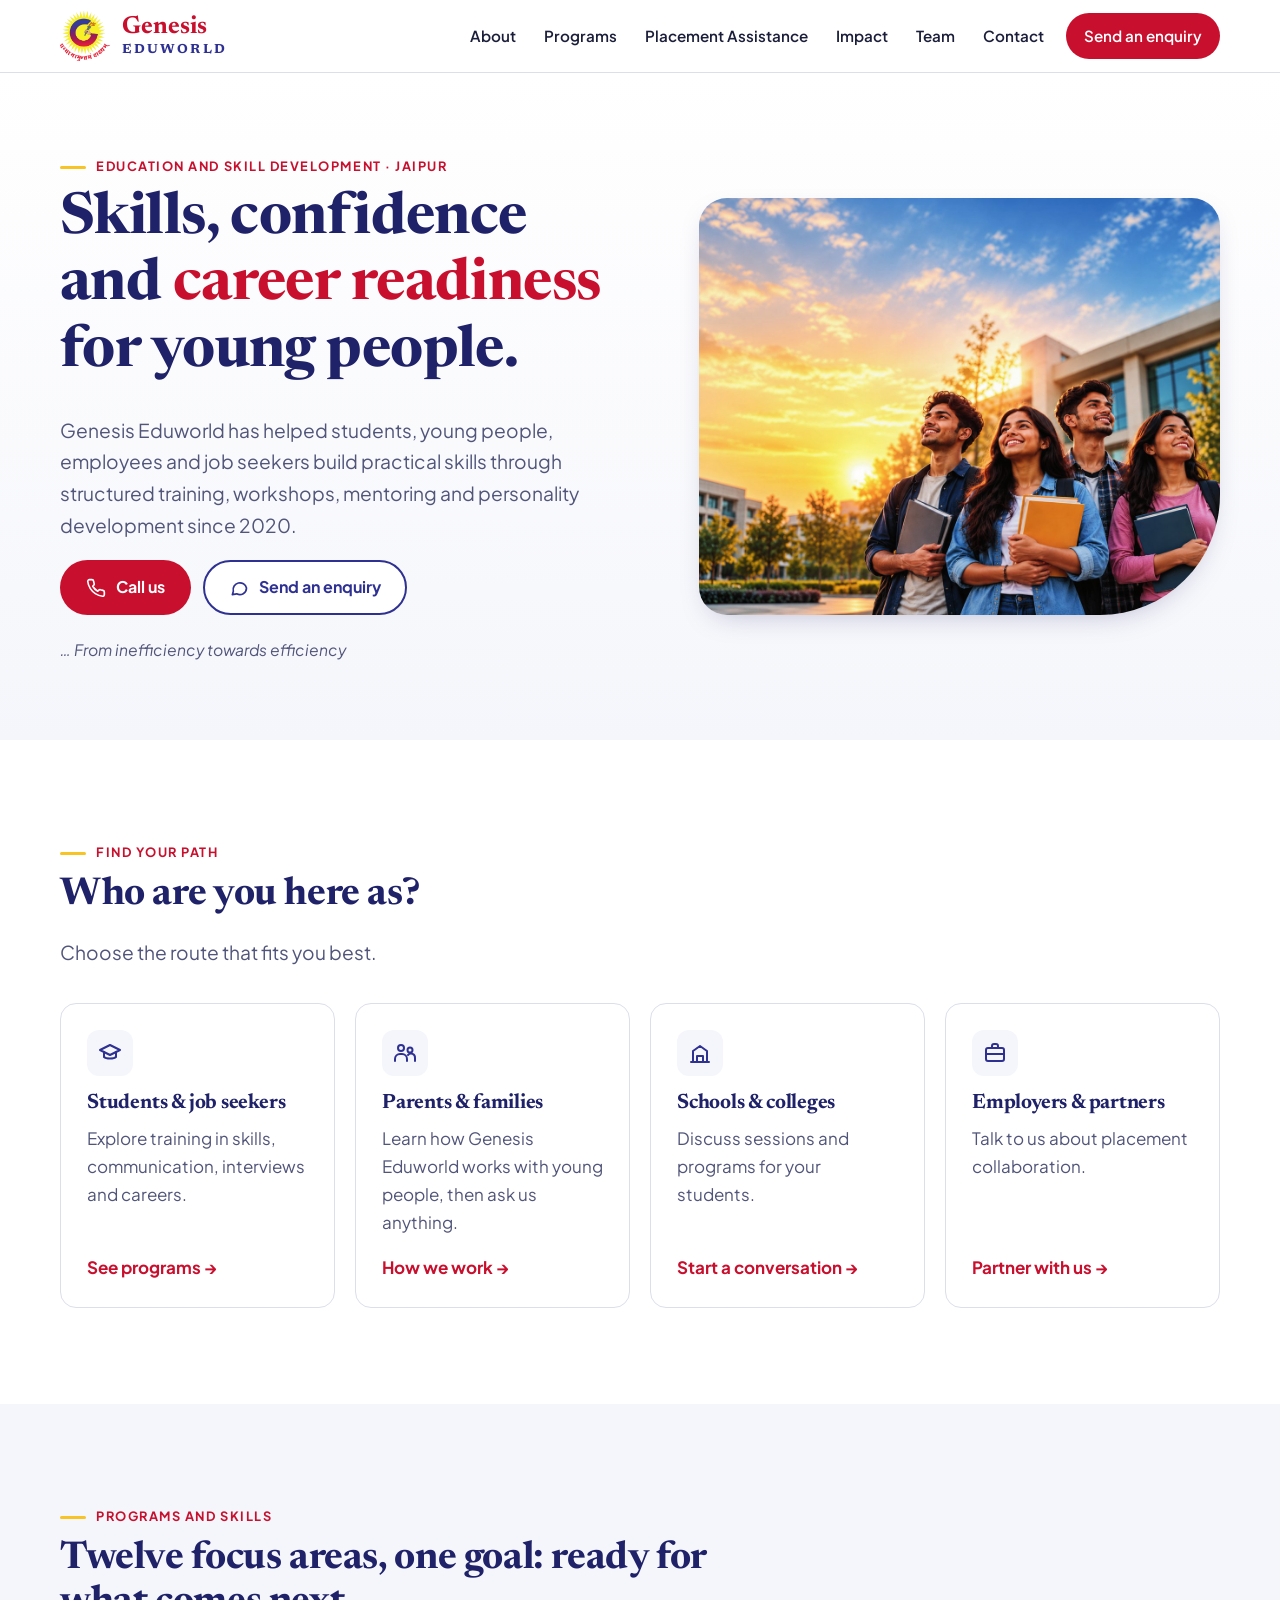
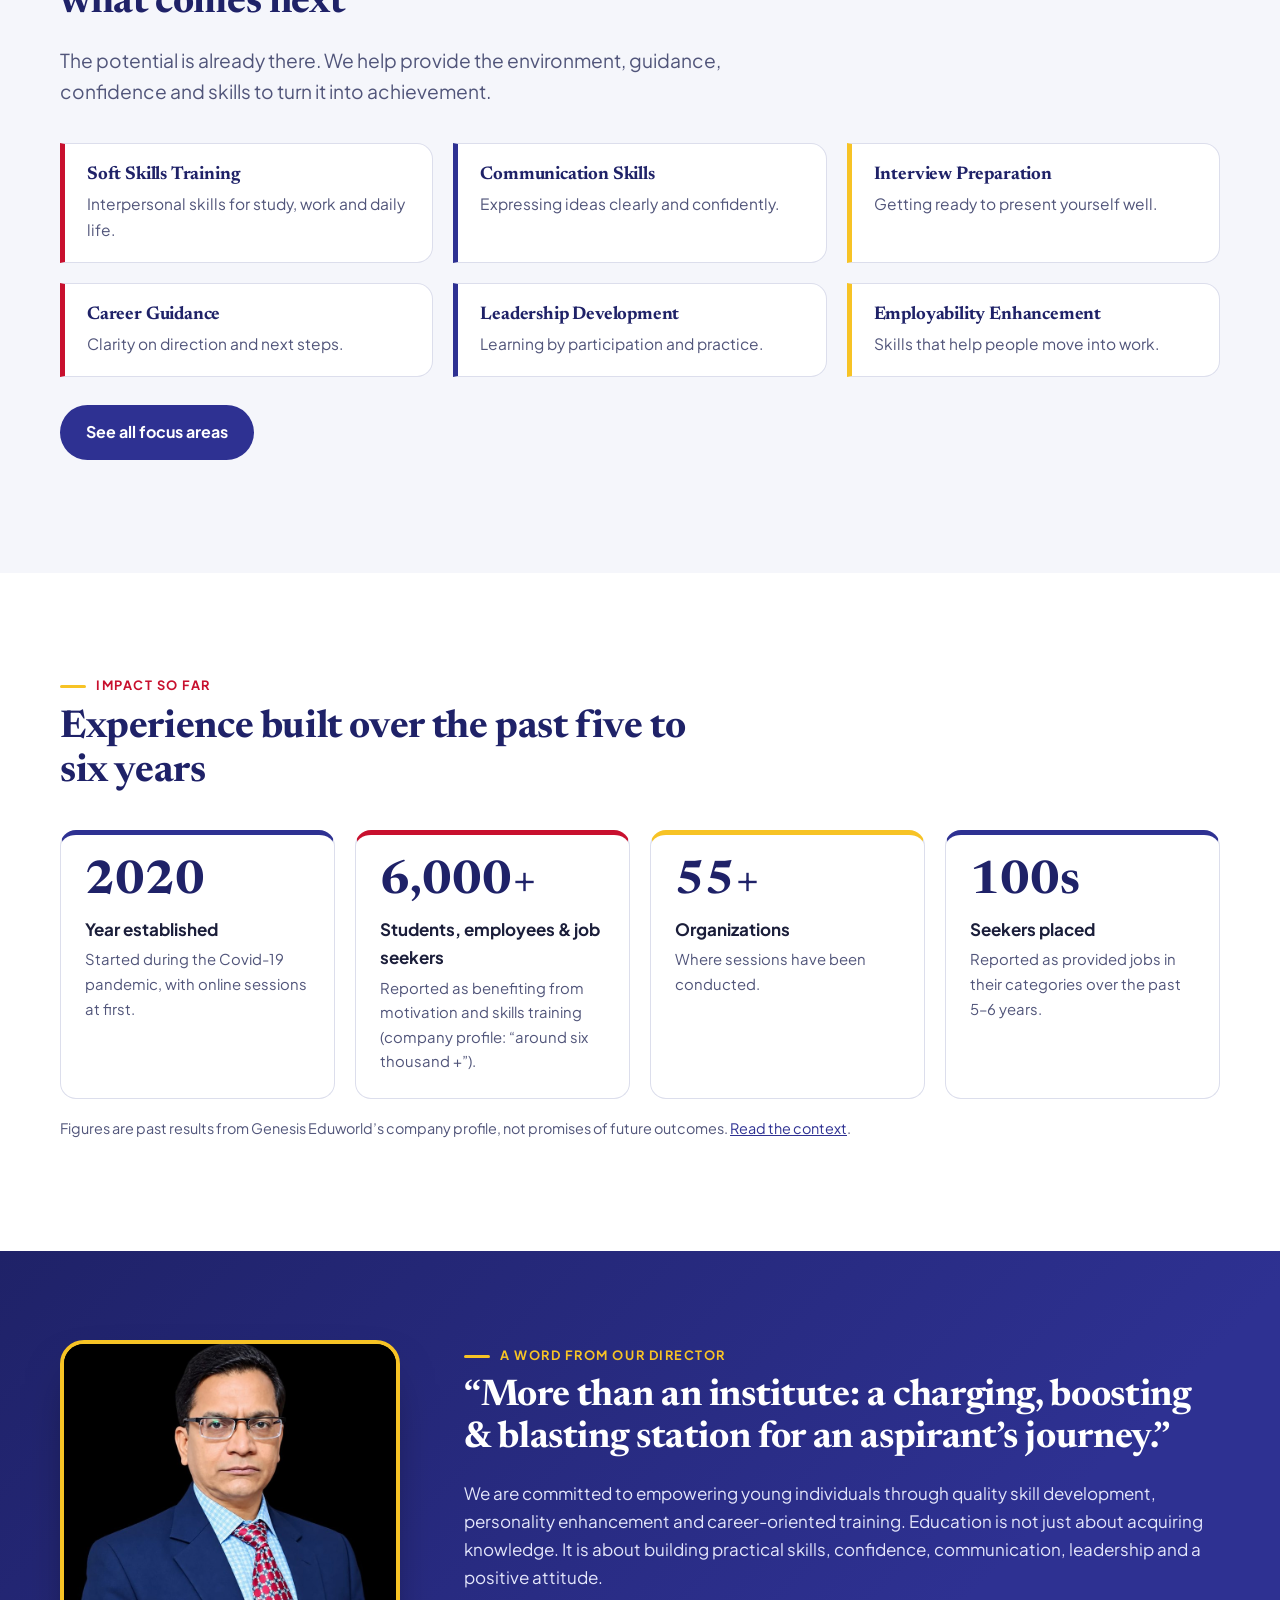
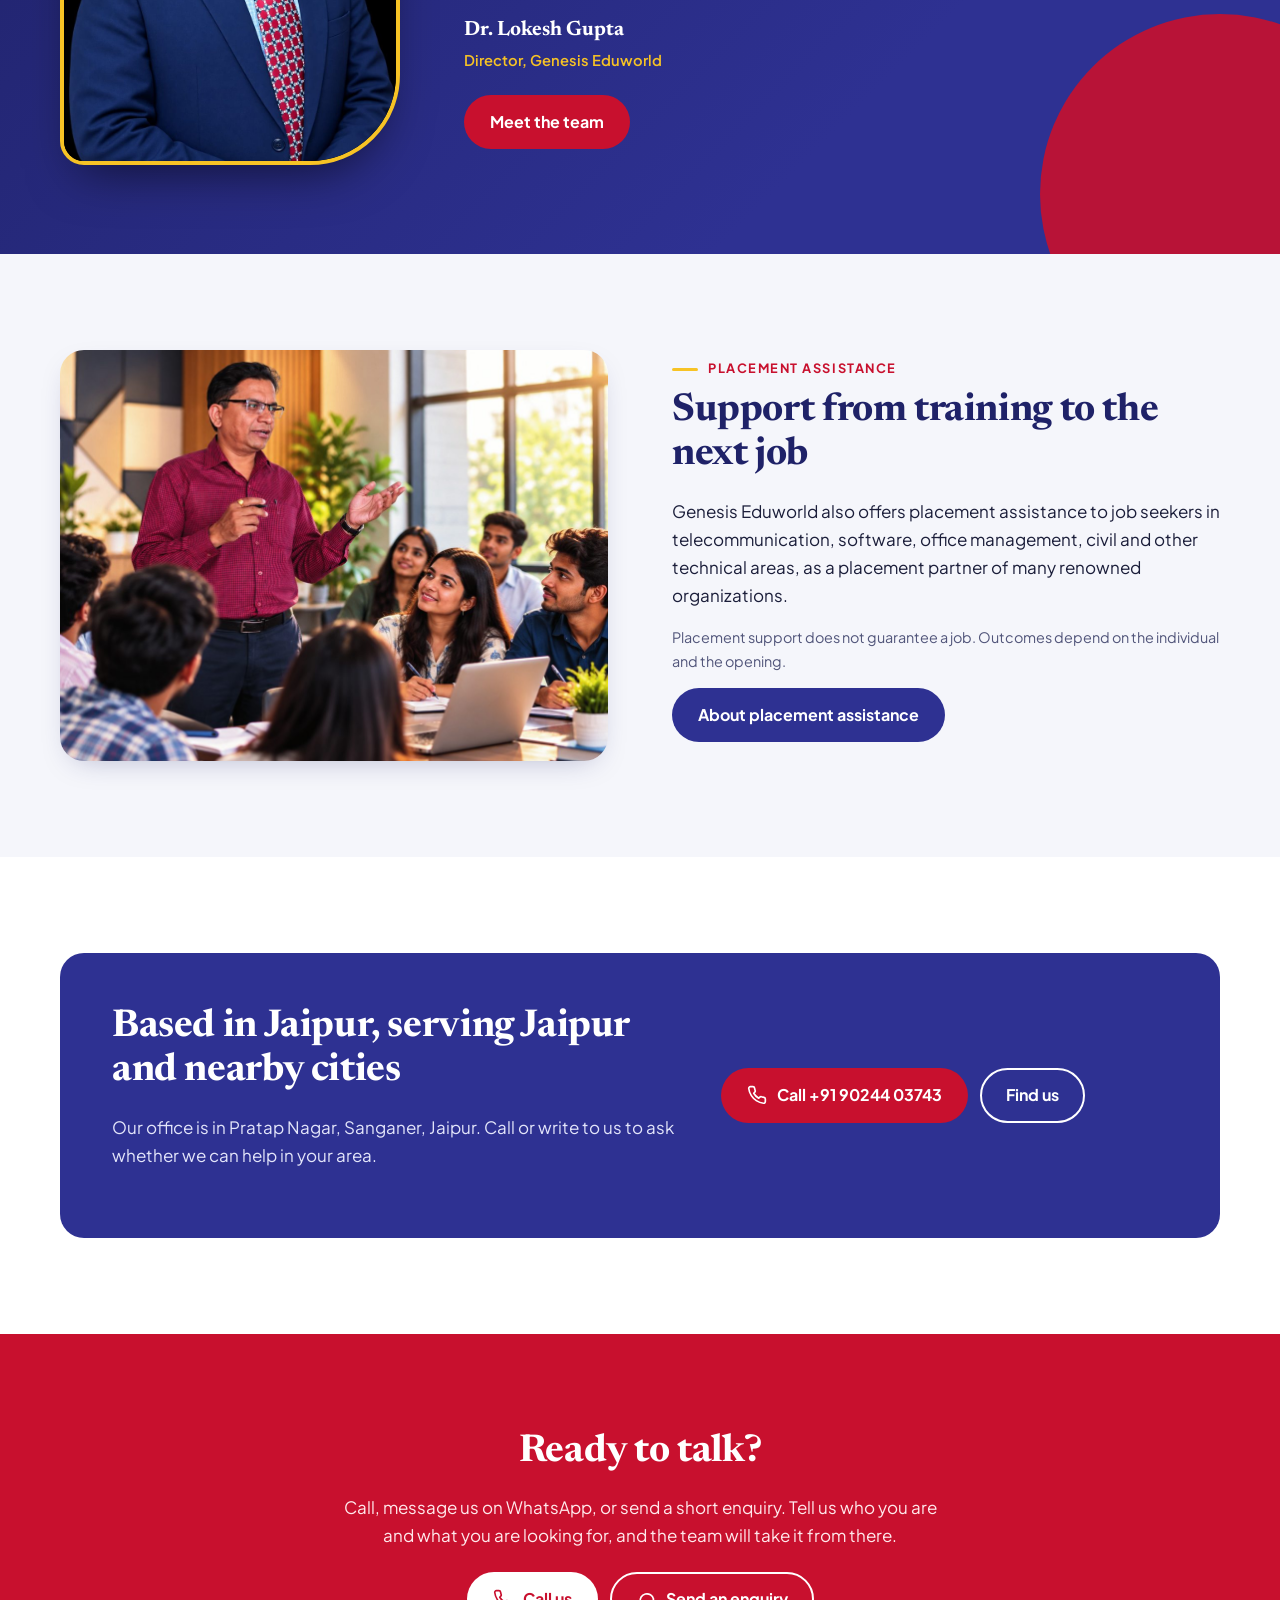
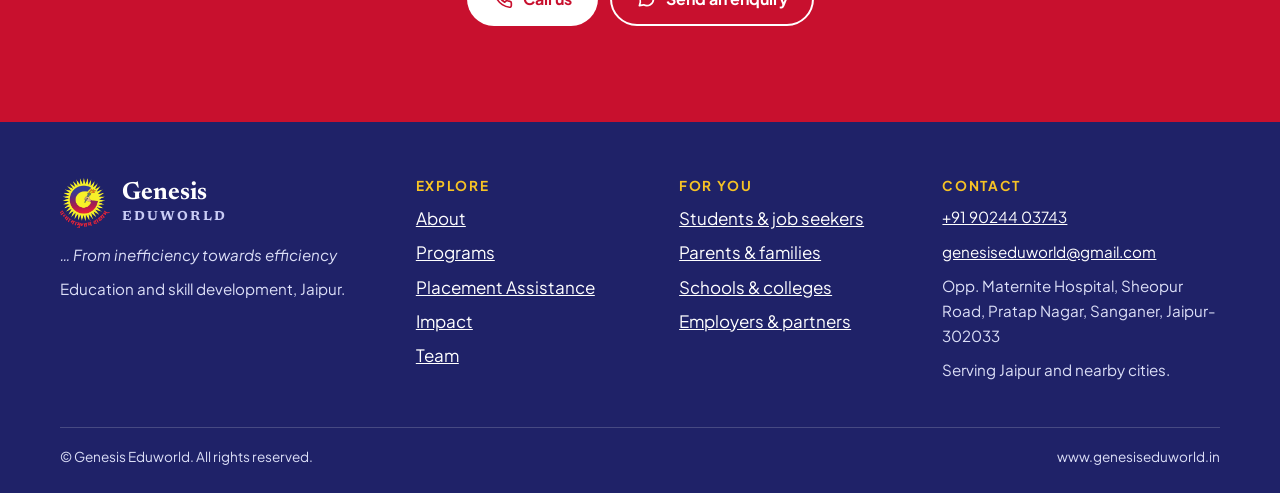
<file: index.html>
<!doctype html>
<html lang="en">
<head>
<meta charset="utf-8">
<meta name="viewport" content="width=device-width,initial-scale=1">
<title>Genesis Eduworld — Education and skill development in Jaipur</title>
<meta name="description" content="Genesis Eduworld offers skill development, soft skills, career guidance and placement assistance for students and job seekers in Jaipur and nearby cities.">
<meta name="theme-color" content="#2E3192">
<link rel="icon" href="assets/favicon.png">
<link rel="preconnect" href="https://fonts.googleapis.com"><link rel="preconnect" href="https://fonts.gstatic.com" crossorigin>
<link href="https://fonts.googleapis.com/css2?family=Newsreader:opsz,wght@6..72,600;6..72,700&family=Plus+Jakarta+Sans:wght@400;500;600;700&display=swap" rel="stylesheet">
<link rel="stylesheet" href="css/style.css">
</head>
<body>
<a class="skip" href="#main">Skip to main content</a>
<header class="site-header">
<div class="wrap bar">
<a class="brand" href="index.html" aria-label="Genesis Eduworld, home"><img src="assets/logo-sm.png" width="50" height="50" alt=""><span class="brand-text"><b>Genesis</b><span>EDUWORLD</span></span></a>
<button class="menu-btn" type="button" aria-expanded="false" aria-controls="site-nav"><span class="bars" aria-hidden="true"></span><span class="lbl">Menu</span></button>
<nav class="nav" id="site-nav" aria-label="Main"><ul><li><a href="about.html">About</a></li><li><a href="programs.html">Programs</a></li><li><a href="placement.html">Placement Assistance</a></li><li><a href="impact.html">Impact</a></li><li><a href="team.html">Team</a></li><li><a href="contact.html">Contact</a></li><li class="nav-cta"><a href="contact.html#enquiry">Send an enquiry</a></li></ul></nav>
</div>
</header>
<main id="main">

<section class="hero"><div class="wrap hero-grid">
<div>
<span class="eyebrow">Education and skill development · Jaipur</span>
<h1>Skills, confidence and <em>career readiness</em> for young people.</h1>
<p class="lead">Genesis Eduworld has helped students, young people, employees and job seekers build practical skills through structured training, workshops, mentoring and personality development since 2020.</p>
<div class="actions"><a class="btn btn-primary" href="tel:+919024403743"><svg viewBox="0 0 24 24" fill="none" stroke="currentColor" stroke-width="2" stroke-linecap="round" stroke-linejoin="round" aria-hidden="true"><path d="M22 16.9v3a2 2 0 0 1-2.2 2 19.8 19.8 0 0 1-8.6-3.1 19.5 19.5 0 0 1-6-6A19.8 19.8 0 0 1 2.1 4.2 2 2 0 0 1 4.1 2h3a2 2 0 0 1 2 1.7c.1 1 .4 1.9.7 2.8a2 2 0 0 1-.5 2.1L8.1 9.9a16 16 0 0 0 6 6l1.3-1.3a2 2 0 0 1 2.1-.4c.9.3 1.8.6 2.8.7a2 2 0 0 1 1.7 2z"/></svg>Call us</a><a class="btn btn-wa" data-whatsapp hidden href="#"><svg viewBox="0 0 24 24" fill="none" stroke="currentColor" stroke-width="2" stroke-linecap="round" stroke-linejoin="round" aria-hidden="true"><path d="M3 21l1.7-5.1A8.5 8.5 0 1 1 8 19.3L3 21z"/><path d="M9 10c0 3 2.5 5 5 5l1.2-1.4-2-1-.8.8c-.9-.4-1.6-1.100-2-2l.8-.8-1-2z"/></svg>WhatsApp us</a><a class="btn btn-outline" href="contact.html#enquiry"><svg viewBox="0 0 24 24" fill="none" stroke="currentColor" stroke-width="2" stroke-linecap="round" stroke-linejoin="round" aria-hidden="true"><path d="M21 12a8 8 0 0 1-11.800 7L4 20l1.200-4.200A8 8 0 1 1 21 12z"/></svg>Send an enquiry</a></div>
<p class="tagline">… From inefficiency towards efficiency</p>
</div>
<div class="hero-photo"><img src="assets/hero-students.jpg" width="1200" height="960" alt="Four smiling students holding books and looking ahead in warm evening light outside a campus building." fetchpriority="high">
</div>
</div></section>

<section aria-labelledby="path-h"><div class="wrap">
<div class="sec-head"><span class="eyebrow">Find your path</span><h2 id="path-h">Who are you here as?</h2><p class="lead">Choose the route that fits you best.</p></div>
<div class="grid g4">
<a class="card path" href="programs.html"><span class="ico"><svg viewBox="0 0 24 24" fill="none" stroke="currentColor" stroke-width="2" stroke-linecap="round" stroke-linejoin="round" aria-hidden="true"><path d="m2 9 10-5 10 5-10 5z"/><path d="M6 11v5c2 2 10 2 12 0v-5"/></svg></span><h3>Students &amp; job seekers</h3><p>Explore training in skills, communication, interviews and careers.</p><span class="go">See programs →</span></a>
<a class="card path" href="about.html"><span class="ico"><svg viewBox="0 0 24 24" fill="none" stroke="currentColor" stroke-width="2" stroke-linecap="round" stroke-linejoin="round" aria-hidden="true"><circle cx="8" cy="7" r="3"/><circle cx="17" cy="9" r="2.500"/><path d="M2 20v-2a5 5 0 0 1 5-5h2a5 5 0 0 1 5 5v2M15 14a4 4 0 0 1 7 3v3"/></svg></span><h3>Parents &amp; families</h3><p>Learn how Genesis Eduworld works with young people, then ask us anything.</p><span class="go">How we work →</span></a>
<a class="card path" href="contact.html?as=institution#enquiry"><span class="ico"><svg viewBox="0 0 24 24" fill="none" stroke="currentColor" stroke-width="2" stroke-linecap="round" stroke-linejoin="round" aria-hidden="true"><path d="M3 21h18M5 21V10l7-5 7 5v11M9 21v-6h6v6"/></svg></span><h3>Schools &amp; colleges</h3><p>Discuss sessions and programs for your students.</p><span class="go">Start a conversation →</span></a>
<a class="card path" href="placement.html#employers"><span class="ico"><svg viewBox="0 0 24 24" fill="none" stroke="currentColor" stroke-width="2" stroke-linecap="round" stroke-linejoin="round" aria-hidden="true"><rect x="3" y="7" width="18" height="13" rx="2"/><path d="M9 7V5a2 2 0 0 1 2-2h2a2 2 0 0 1 2 2v2M3 13h18"/></svg></span><h3>Employers &amp; partners</h3><p>Talk to us about placement collaboration.</p><span class="go">Partner with us →</span></a>
</div></div></section>

<section class="tint" aria-labelledby="focus-h"><div class="wrap">
<div class="sec-head"><span class="eyebrow">Programs and skills</span><h2 id="focus-h">Twelve focus areas, one goal: ready for what comes next</h2><p class="lead">The potential is already there. We help provide the environment, guidance, confidence and skills to turn it into achievement.</p></div>
<div class="grid g3">
<div class="focus-tile"><h3>Soft Skills Training</h3><p>Interpersonal skills for study, work and daily life.</p></div>
<div class="focus-tile"><h3>Communication Skills</h3><p>Expressing ideas clearly and confidently.</p></div>
<div class="focus-tile"><h3>Interview Preparation</h3><p>Getting ready to present yourself well.</p></div>
<div class="focus-tile"><h3>Career Guidance</h3><p>Clarity on direction and next steps.</p></div>
<div class="focus-tile"><h3>Leadership Development</h3><p>Learning by participation and practice.</p></div>
<div class="focus-tile"><h3>Employability Enhancement</h3><p>Skills that help people move into work.</p></div>
</div>
<p style="margin-top:28px"><a class="btn btn-blue" href="programs.html">See all focus areas</a></p>
</div></section>

<section aria-labelledby="imp-h"><div class="wrap">
<div class="sec-head"><span class="eyebrow">Impact so far</span><h2 id="imp-h">Experience built over the past five to six years</h2></div>
<div class="stats">
<div class="stat"><div class="num">2020</div><p class="lbl">Year established</p><p class="ctx">Started during the Covid-19 pandemic, with online sessions at first.</p></div>
<div class="stat"><div class="num">6,000+</div><p class="lbl">Students, employees &amp; job seekers</p><p class="ctx">Reported as benefiting from motivation and skills training (company profile: “around six thousand +”).</p></div>
<div class="stat"><div class="num">55+</div><p class="lbl">Organizations</p><p class="ctx">Where sessions have been conducted.</p></div>
<div class="stat"><div class="num">100s</div><p class="lbl">Seekers placed</p><p class="ctx">Reported as provided jobs in their categories over the past 5–6 years.</p></div>
</div>
<p class="fine" style="margin-top:18px">Figures are past results from Genesis Eduworld’s company profile, not promises of future outcomes. <a href="impact.html">Read the context</a>.</p>
</div></section>


<section class="dmsg on-dark" aria-labelledby="dm-h"><div class="wrap dm-grid">
<div class="dm-photo"><img src="assets/lokesh-gupta.jpg" width="400" height="567" loading="lazy" alt="Dr. Lokesh Gupta, Director of Genesis Eduworld, in a navy suit and red patterned tie."></div>
<div class="dm-text"><span class="eyebrow">A word from our Director</span>
<h2 id="dm-h">“More than an institute: a charging, boosting &amp; blasting station for an aspirant’s journey.”</h2>
<p>We are committed to empowering young individuals through quality skill development, personality enhancement and career-oriented training. Education is not just about acquiring knowledge. It is about building practical skills, confidence, communication, leadership and a positive attitude.</p>
<p class="dm-sign"><b>Dr. Lokesh Gupta</b><span>Director, Genesis Eduworld</span></p>
<p><a class="btn btn-primary" href="team.html">Meet the team</a></p></div>
</div></section>

<section class="tint" aria-labelledby="pl-h"><div class="wrap split">
<img src="assets/workshop.jpg" width="1100" height="1100" style="aspect-ratio:4/3" loading="lazy" alt="A trainer in a maroon shirt speaking to a seated group of students working on laptops and notebooks during a workshop.">
<div><span class="eyebrow">Placement assistance</span><h2 id="pl-h">Support from training to the next job</h2>
<p>Genesis Eduworld also offers placement assistance to job seekers in telecommunication, software, office management, civil and other technical areas, as a placement partner of many renowned organizations.</p>
<p class="fine">Placement support does not guarantee a job. Outcomes depend on the individual and the opening.</p>
<p><a class="btn btn-blue" href="placement.html">About placement assistance</a> </p>
</div>
</div></section>

<section aria-labelledby="area-h"><div class="wrap"><div class="band">
<div><h2 id="area-h">Based in Jaipur, serving Jaipur and nearby cities</h2><p>Our office is in Pratap Nagar, Sanganer, Jaipur. Call or write to us to ask whether we can help in your area.</p>
</div>
<div class="actions"><a class="btn btn-primary" href="tel:+919024403743"><svg viewBox="0 0 24 24" fill="none" stroke="currentColor" stroke-width="2" stroke-linecap="round" stroke-linejoin="round" aria-hidden="true"><path d="M22 16.9v3a2 2 0 0 1-2.2 2 19.8 19.8 0 0 1-8.6-3.1 19.5 19.5 0 0 1-6-6A19.8 19.8 0 0 1 2.1 4.2 2 2 0 0 1 4.1 2h3a2 2 0 0 1 2 1.7c.1 1 .4 1.9.7 2.8a2 2 0 0 1-.5 2.1L8.1 9.9a16 16 0 0 0 6 6l1.3-1.3a2 2 0 0 1 2.1-.4c.9.3 1.8.6 2.8.7a2 2 0 0 1 1.7 2z"/></svg>Call +91 90244 03743</a><a class="btn btn-outline" style="background:transparent;color:#fff;border-color:#fff" href="contact.html">Find us</a></div>
</div></div></section>
<section class="cta" aria-labelledby="cta-h"><div class="wrap"><h2 id="cta-h">Ready to talk?</h2><p>Call, message us on WhatsApp, or send a short enquiry. Tell us who you are and what you are looking for, and the team will take it from there.</p>
<div class="actions"><a class="btn btn-primary" href="tel:+919024403743"><svg viewBox="0 0 24 24" fill="none" stroke="currentColor" stroke-width="2" stroke-linecap="round" stroke-linejoin="round" aria-hidden="true"><path d="M22 16.9v3a2 2 0 0 1-2.2 2 19.8 19.8 0 0 1-8.6-3.1 19.5 19.5 0 0 1-6-6A19.8 19.8 0 0 1 2.1 4.2 2 2 0 0 1 4.1 2h3a2 2 0 0 1 2 1.7c.1 1 .4 1.9.7 2.8a2 2 0 0 1-.5 2.1L8.1 9.9a16 16 0 0 0 6 6l1.3-1.3a2 2 0 0 1 2.1-.4c.9.3 1.8.6 2.8.7a2 2 0 0 1 1.7 2z"/></svg>Call us</a><a class="btn btn-wa" data-whatsapp hidden href="#"><svg viewBox="0 0 24 24" fill="none" stroke="currentColor" stroke-width="2" stroke-linecap="round" stroke-linejoin="round" aria-hidden="true"><path d="M3 21l1.7-5.1A8.5 8.5 0 1 1 8 19.3L3 21z"/><path d="M9 10c0 3 2.5 5 5 5l1.2-1.4-2-1-.8.8c-.9-.4-1.6-1.100-2-2l.8-.8-1-2z"/></svg>WhatsApp us</a><a class="btn btn-outline" href="contact.html#enquiry"><svg viewBox="0 0 24 24" fill="none" stroke="currentColor" stroke-width="2" stroke-linecap="round" stroke-linejoin="round" aria-hidden="true"><path d="M21 12a8 8 0 0 1-11.800 7L4 20l1.200-4.200A8 8 0 1 1 21 12z"/></svg>Send an enquiry</a></div></div></section></main>
<footer class="site-footer"><div class="wrap">
<div class="foot">
<div><a class="brand" href="index.html" aria-label="Genesis Eduworld, home"><img src="assets/logo-sm.png" width="50" height="50" alt=""><span class="brand-text"><b>Genesis</b><span>EDUWORLD</span></span></a>
<p style="margin-top:14px"><em>… From inefficiency towards efficiency</em></p><p>Education and skill development, Jaipur.</p></div>
<div><h2>Explore</h2><ul><li><a href="about.html">About</a></li><li><a href="programs.html">Programs</a></li><li><a href="placement.html">Placement Assistance</a></li><li><a href="impact.html">Impact</a></li><li><a href="team.html">Team</a></li></ul></div>
<div><h2>For you</h2><ul><li><a href="programs.html">Students &amp; job seekers</a></li><li><a href="contact.html?as=parent#enquiry">Parents &amp; families</a></li><li><a href="contact.html?as=institution#enquiry">Schools &amp; colleges</a></li><li><a href="placement.html#employers">Employers &amp; partners</a></li></ul></div>
<div><h2>Contact</h2>
<p><a href="tel:+919024403743">+91 90244 03743</a></p><p><a href="mailto:genesiseduworld@gmail.com">genesiseduworld@gmail.com</a></p>
<p>Opp. Maternite Hospital, Sheopur Road, Pratap Nagar, Sanganer, Jaipur-302033</p>
<p>Serving Jaipur and nearby cities.</p></div>
</div>
<div class="copy"><span>© Genesis Eduworld. All rights reserved.</span><span>www.genesiseduworld.in</span></div>
</div></footer>
<div class="mbar" role="group" aria-label="Quick contact">
<a class="btn btn-primary" href="tel:+919024403743"><svg viewBox="0 0 24 24" fill="none" stroke="currentColor" stroke-width="2" stroke-linecap="round" stroke-linejoin="round" aria-hidden="true"><path d="M22 16.9v3a2 2 0 0 1-2.2 2 19.8 19.8 0 0 1-8.6-3.1 19.5 19.5 0 0 1-6-6A19.8 19.8 0 0 1 2.1 4.2 2 2 0 0 1 4.1 2h3a2 2 0 0 1 2 1.7c.1 1 .4 1.9.7 2.8a2 2 0 0 1-.5 2.1L8.1 9.9a16 16 0 0 0 6 6l1.3-1.3a2 2 0 0 1 2.1-.4c.9.3 1.8.6 2.8.7a2 2 0 0 1 1.7 2z"/></svg>Call</a>
<a class="btn btn-wa" data-whatsapp hidden href="#"><svg viewBox="0 0 24 24" fill="none" stroke="currentColor" stroke-width="2" stroke-linecap="round" stroke-linejoin="round" aria-hidden="true"><path d="M3 21l1.7-5.1A8.5 8.5 0 1 1 8 19.3L3 21z"/><path d="M9 10c0 3 2.5 5 5 5l1.2-1.4-2-1-.8.8c-.9-.4-1.6-1.100-2-2l.8-.8-1-2z"/></svg>WhatsApp</a>
<a class="btn btn-blue" href="contact.html#enquiry"><svg viewBox="0 0 24 24" fill="none" stroke="currentColor" stroke-width="2" stroke-linecap="round" stroke-linejoin="round" aria-hidden="true"><path d="M21 12a8 8 0 0 1-11.800 7L4 20l1.200-4.200A8 8 0 1 1 21 12z"/></svg>Enquire</a>
</div>
<script src="js/config.js"></script>
<script src="js/main.js"></script>
</body>
</html>
</file>
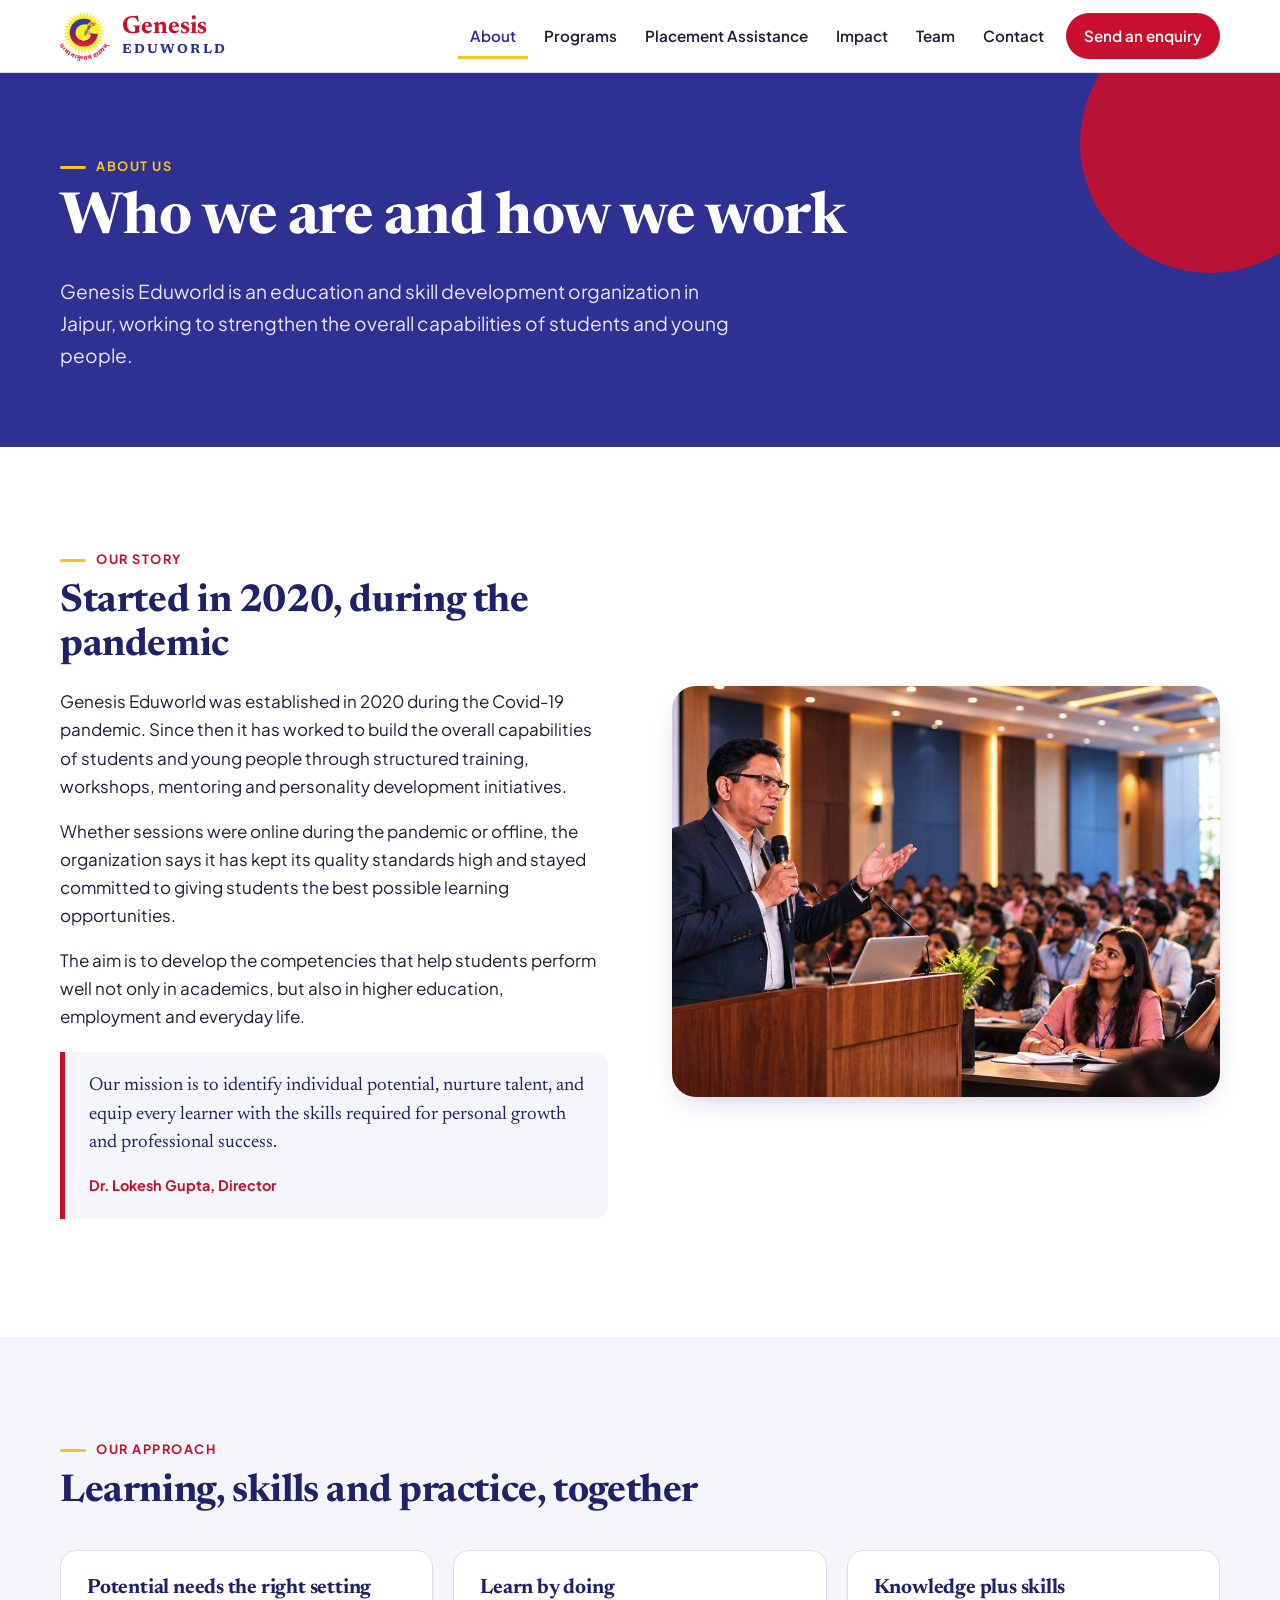
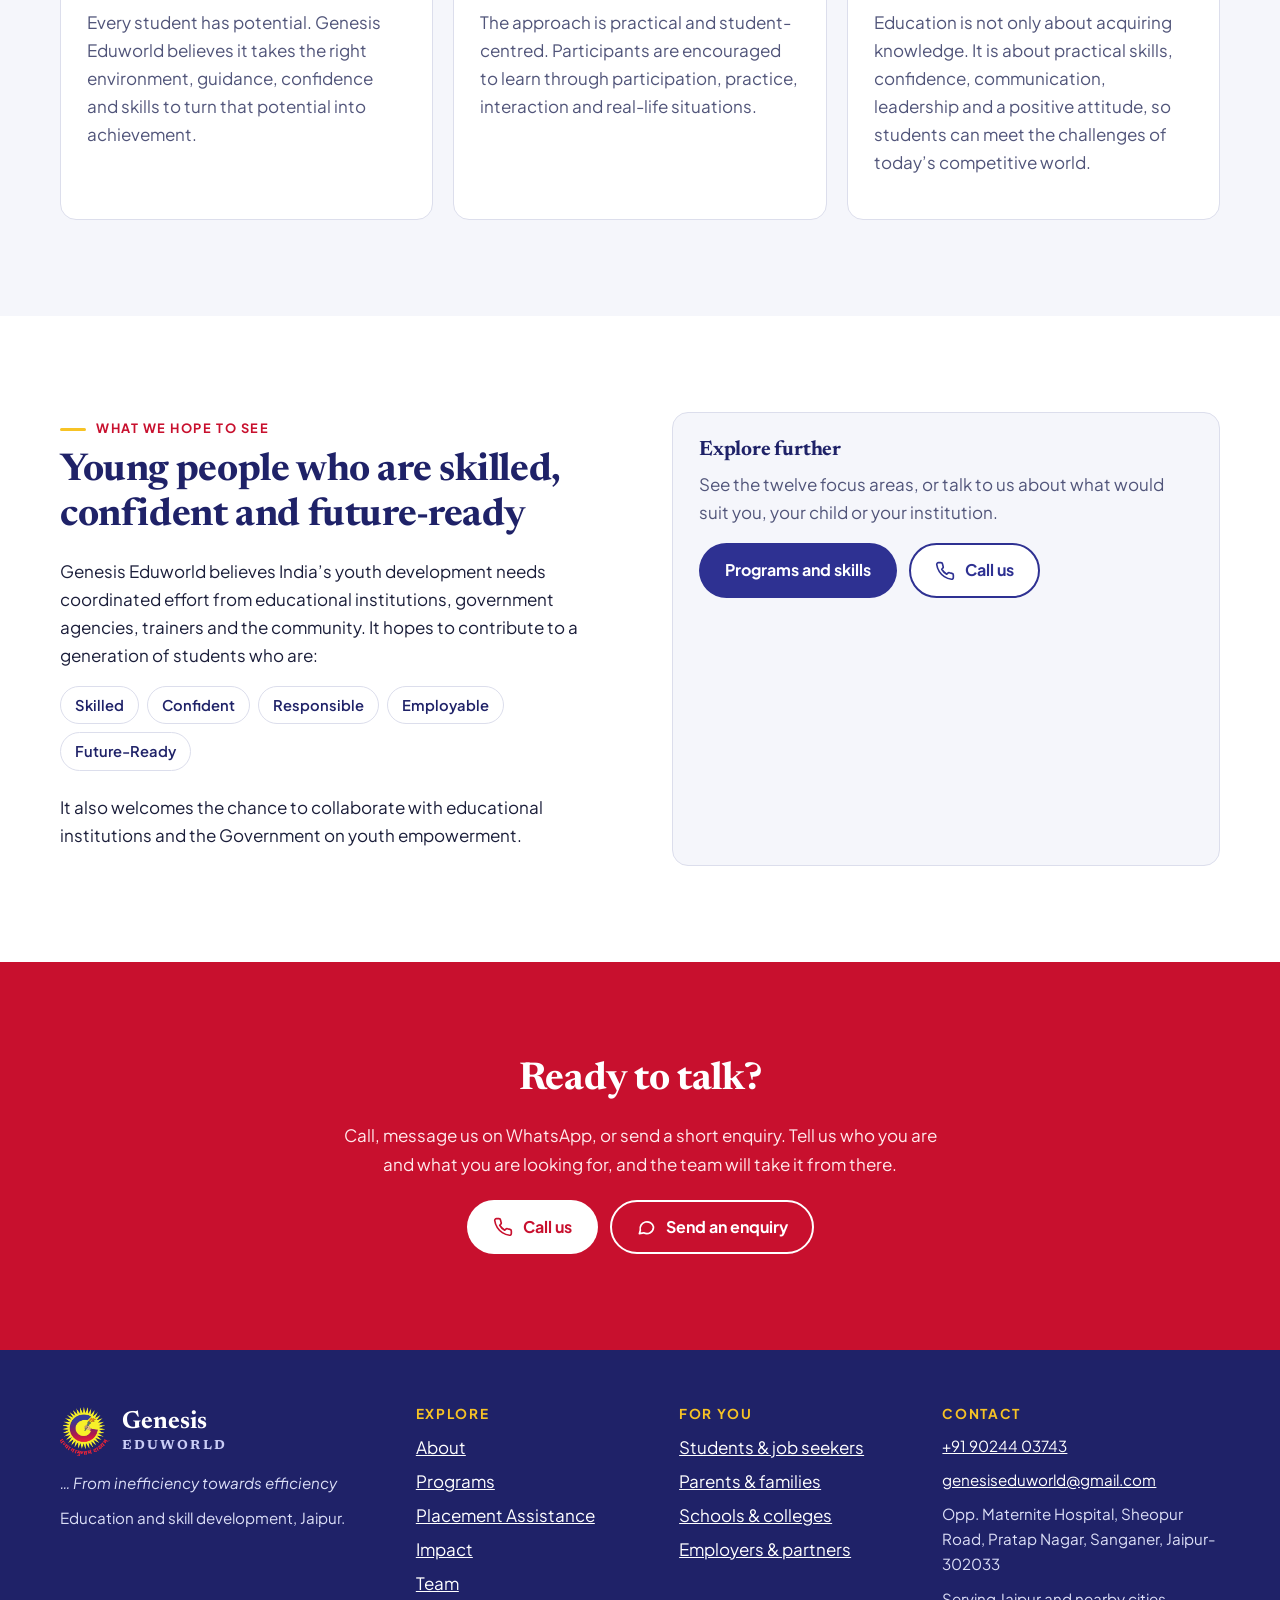
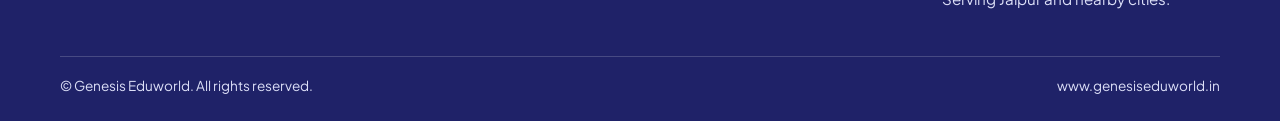
<file: about.html>
<!doctype html>
<html lang="en">
<head>
<meta charset="utf-8">
<meta name="viewport" content="width=device-width,initial-scale=1">
<title>About Genesis Eduworld — education and skill development, Jaipur</title>
<meta name="description" content="Who Genesis Eduworld is, how it works, and its approach to learning, skills and practical preparation.">
<meta name="theme-color" content="#2E3192">
<link rel="icon" href="assets/favicon.png">
<link rel="preconnect" href="https://fonts.googleapis.com"><link rel="preconnect" href="https://fonts.gstatic.com" crossorigin>
<link href="https://fonts.googleapis.com/css2?family=Newsreader:opsz,wght@6..72,600;6..72,700&family=Plus+Jakarta+Sans:wght@400;500;600;700&display=swap" rel="stylesheet">
<link rel="stylesheet" href="css/style.css">
</head>
<body>
<a class="skip" href="#main">Skip to main content</a>
<header class="site-header">
<div class="wrap bar">
<a class="brand" href="index.html" aria-label="Genesis Eduworld, home"><img src="assets/logo-sm.png" width="50" height="50" alt=""><span class="brand-text"><b>Genesis</b><span>EDUWORLD</span></span></a>
<button class="menu-btn" type="button" aria-expanded="false" aria-controls="site-nav"><span class="bars" aria-hidden="true"></span><span class="lbl">Menu</span></button>
<nav class="nav" id="site-nav" aria-label="Main"><ul><li><a href="about.html" aria-current="page">About</a></li><li><a href="programs.html">Programs</a></li><li><a href="placement.html">Placement Assistance</a></li><li><a href="impact.html">Impact</a></li><li><a href="team.html">Team</a></li><li><a href="contact.html">Contact</a></li><li class="nav-cta"><a href="contact.html#enquiry">Send an enquiry</a></li></ul></nav>
</div>
</header>
<main id="main">
<section class="page-hero"><div class="wrap"><span class="eyebrow">About us</span><h1>Who we are and how we work</h1><p class="lead">Genesis Eduworld is an education and skill development organization in Jaipur, working to strengthen the overall capabilities of students and young people.</p></div></section>
<section><div class="wrap split">
<div><span class="eyebrow">Our story</span><h2>Started in 2020, during the pandemic</h2>
<p>Genesis Eduworld was established in 2020 during the Covid-19 pandemic. Since then it has worked to build the overall capabilities of students and young people through structured training, workshops, mentoring and personality development initiatives.</p>
<p>Whether sessions were online during the pandemic or offline, the organization says it has kept its quality standards high and stayed committed to giving students the best possible learning opportunities.</p>
<p>The aim is to develop the competencies that help students perform well not only in academics, but also in higher education, employment and everyday life.</p>
<blockquote class="pull"><p>Our mission is to identify individual potential, nurture talent, and equip every learner with the skills required for personal growth and professional success.</p><cite>Dr. Lokesh Gupta, Director</cite></blockquote></div>
<div><img src="assets/seminar.jpg" width="1200" height="675" style="aspect-ratio:4/3" loading="lazy" alt="A speaker with a microphone addressing a large audience of students seated at desks in a modern hall.">
</div>
</div></section>

<section class="tint" aria-labelledby="appr-h"><div class="wrap">
<div class="sec-head"><span class="eyebrow">Our approach</span><h2 id="appr-h">Learning, skills and practice, together</h2></div>
<div class="grid g3">
<div class="card"><h3>Potential needs the right setting</h3><p>Every student has potential. Genesis Eduworld believes it takes the right environment, guidance, confidence and skills to turn that potential into achievement.</p></div>
<div class="card"><h3>Learn by doing</h3><p>The approach is practical and student-centred. Participants are encouraged to learn through participation, practice, interaction and real-life situations.</p></div>
<div class="card"><h3>Knowledge plus skills</h3><p>Education is not only about acquiring knowledge. It is about practical skills, confidence, communication, leadership and a positive attitude, so students can meet the challenges of today’s competitive world.</p></div>
</div></div></section>

<section aria-labelledby="mv-h"><div class="wrap split">
<div><span class="eyebrow">What we hope to see</span><h2 id="mv-h">Young people who are skilled, confident and future-ready</h2>
<p>Genesis Eduworld believes India’s youth development needs coordinated effort from educational institutions, government agencies, trainers and the community. It hopes to contribute to a generation of students who are:</p>
<ul class="chips"><li>Skilled</li><li>Confident</li><li>Responsible</li><li>Employable</li><li>Future-Ready</li></ul>
<p>It also welcomes the chance to collaborate with educational institutions and the Government on youth empowerment.</p>
</div>
<div class="card" style="background:var(--tint)"><h3>Explore further</h3><p>See the twelve focus areas, or talk to us about what would suit you, your child or your institution.</p>
<div class="actions"><a class="btn btn-blue" href="programs.html">Programs and skills</a><a class="btn btn-outline" href="tel:+919024403743"><svg viewBox="0 0 24 24" fill="none" stroke="currentColor" stroke-width="2" stroke-linecap="round" stroke-linejoin="round" aria-hidden="true"><path d="M22 16.9v3a2 2 0 0 1-2.2 2 19.8 19.8 0 0 1-8.6-3.1 19.5 19.5 0 0 1-6-6A19.8 19.8 0 0 1 2.1 4.2 2 2 0 0 1 4.1 2h3a2 2 0 0 1 2 1.7c.1 1 .4 1.9.7 2.8a2 2 0 0 1-.5 2.1L8.1 9.9a16 16 0 0 0 6 6l1.3-1.3a2 2 0 0 1 2.1-.4c.9.3 1.8.6 2.8.7a2 2 0 0 1 1.7 2z"/></svg>Call us</a></div></div>
</div></section>
<section class="cta" aria-labelledby="cta-h"><div class="wrap"><h2 id="cta-h">Ready to talk?</h2><p>Call, message us on WhatsApp, or send a short enquiry. Tell us who you are and what you are looking for, and the team will take it from there.</p>
<div class="actions"><a class="btn btn-primary" href="tel:+919024403743"><svg viewBox="0 0 24 24" fill="none" stroke="currentColor" stroke-width="2" stroke-linecap="round" stroke-linejoin="round" aria-hidden="true"><path d="M22 16.9v3a2 2 0 0 1-2.2 2 19.8 19.8 0 0 1-8.6-3.1 19.5 19.5 0 0 1-6-6A19.8 19.8 0 0 1 2.1 4.2 2 2 0 0 1 4.1 2h3a2 2 0 0 1 2 1.7c.1 1 .4 1.9.7 2.8a2 2 0 0 1-.5 2.1L8.1 9.9a16 16 0 0 0 6 6l1.3-1.3a2 2 0 0 1 2.1-.4c.9.3 1.8.6 2.8.7a2 2 0 0 1 1.7 2z"/></svg>Call us</a><a class="btn btn-wa" data-whatsapp hidden href="#"><svg viewBox="0 0 24 24" fill="none" stroke="currentColor" stroke-width="2" stroke-linecap="round" stroke-linejoin="round" aria-hidden="true"><path d="M3 21l1.7-5.1A8.5 8.5 0 1 1 8 19.3L3 21z"/><path d="M9 10c0 3 2.5 5 5 5l1.2-1.4-2-1-.8.8c-.9-.4-1.6-1.100-2-2l.8-.8-1-2z"/></svg>WhatsApp us</a><a class="btn btn-outline" href="contact.html#enquiry"><svg viewBox="0 0 24 24" fill="none" stroke="currentColor" stroke-width="2" stroke-linecap="round" stroke-linejoin="round" aria-hidden="true"><path d="M21 12a8 8 0 0 1-11.800 7L4 20l1.200-4.200A8 8 0 1 1 21 12z"/></svg>Send an enquiry</a></div></div></section></main>
<footer class="site-footer"><div class="wrap">
<div class="foot">
<div><a class="brand" href="index.html" aria-label="Genesis Eduworld, home"><img src="assets/logo-sm.png" width="50" height="50" alt=""><span class="brand-text"><b>Genesis</b><span>EDUWORLD</span></span></a>
<p style="margin-top:14px"><em>… From inefficiency towards efficiency</em></p><p>Education and skill development, Jaipur.</p></div>
<div><h2>Explore</h2><ul><li><a href="about.html">About</a></li><li><a href="programs.html">Programs</a></li><li><a href="placement.html">Placement Assistance</a></li><li><a href="impact.html">Impact</a></li><li><a href="team.html">Team</a></li></ul></div>
<div><h2>For you</h2><ul><li><a href="programs.html">Students &amp; job seekers</a></li><li><a href="contact.html?as=parent#enquiry">Parents &amp; families</a></li><li><a href="contact.html?as=institution#enquiry">Schools &amp; colleges</a></li><li><a href="placement.html#employers">Employers &amp; partners</a></li></ul></div>
<div><h2>Contact</h2>
<p><a href="tel:+919024403743">+91 90244 03743</a></p><p><a href="mailto:genesiseduworld@gmail.com">genesiseduworld@gmail.com</a></p>
<p>Opp. Maternite Hospital, Sheopur Road, Pratap Nagar, Sanganer, Jaipur-302033</p>
<p>Serving Jaipur and nearby cities.</p></div>
</div>
<div class="copy"><span>© Genesis Eduworld. All rights reserved.</span><span>www.genesiseduworld.in</span></div>
</div></footer>
<div class="mbar" role="group" aria-label="Quick contact">
<a class="btn btn-primary" href="tel:+919024403743"><svg viewBox="0 0 24 24" fill="none" stroke="currentColor" stroke-width="2" stroke-linecap="round" stroke-linejoin="round" aria-hidden="true"><path d="M22 16.9v3a2 2 0 0 1-2.2 2 19.8 19.8 0 0 1-8.6-3.1 19.5 19.5 0 0 1-6-6A19.8 19.8 0 0 1 2.1 4.2 2 2 0 0 1 4.1 2h3a2 2 0 0 1 2 1.7c.1 1 .4 1.9.7 2.8a2 2 0 0 1-.5 2.1L8.1 9.9a16 16 0 0 0 6 6l1.3-1.3a2 2 0 0 1 2.1-.4c.9.3 1.8.6 2.8.7a2 2 0 0 1 1.7 2z"/></svg>Call</a>
<a class="btn btn-wa" data-whatsapp hidden href="#"><svg viewBox="0 0 24 24" fill="none" stroke="currentColor" stroke-width="2" stroke-linecap="round" stroke-linejoin="round" aria-hidden="true"><path d="M3 21l1.7-5.1A8.5 8.5 0 1 1 8 19.3L3 21z"/><path d="M9 10c0 3 2.5 5 5 5l1.2-1.4-2-1-.8.8c-.9-.4-1.6-1.100-2-2l.8-.8-1-2z"/></svg>WhatsApp</a>
<a class="btn btn-blue" href="contact.html#enquiry"><svg viewBox="0 0 24 24" fill="none" stroke="currentColor" stroke-width="2" stroke-linecap="round" stroke-linejoin="round" aria-hidden="true"><path d="M21 12a8 8 0 0 1-11.800 7L4 20l1.200-4.200A8 8 0 1 1 21 12z"/></svg>Enquire</a>
</div>
<script src="js/config.js"></script>
<script src="js/main.js"></script>
</body>
</html>
</file>
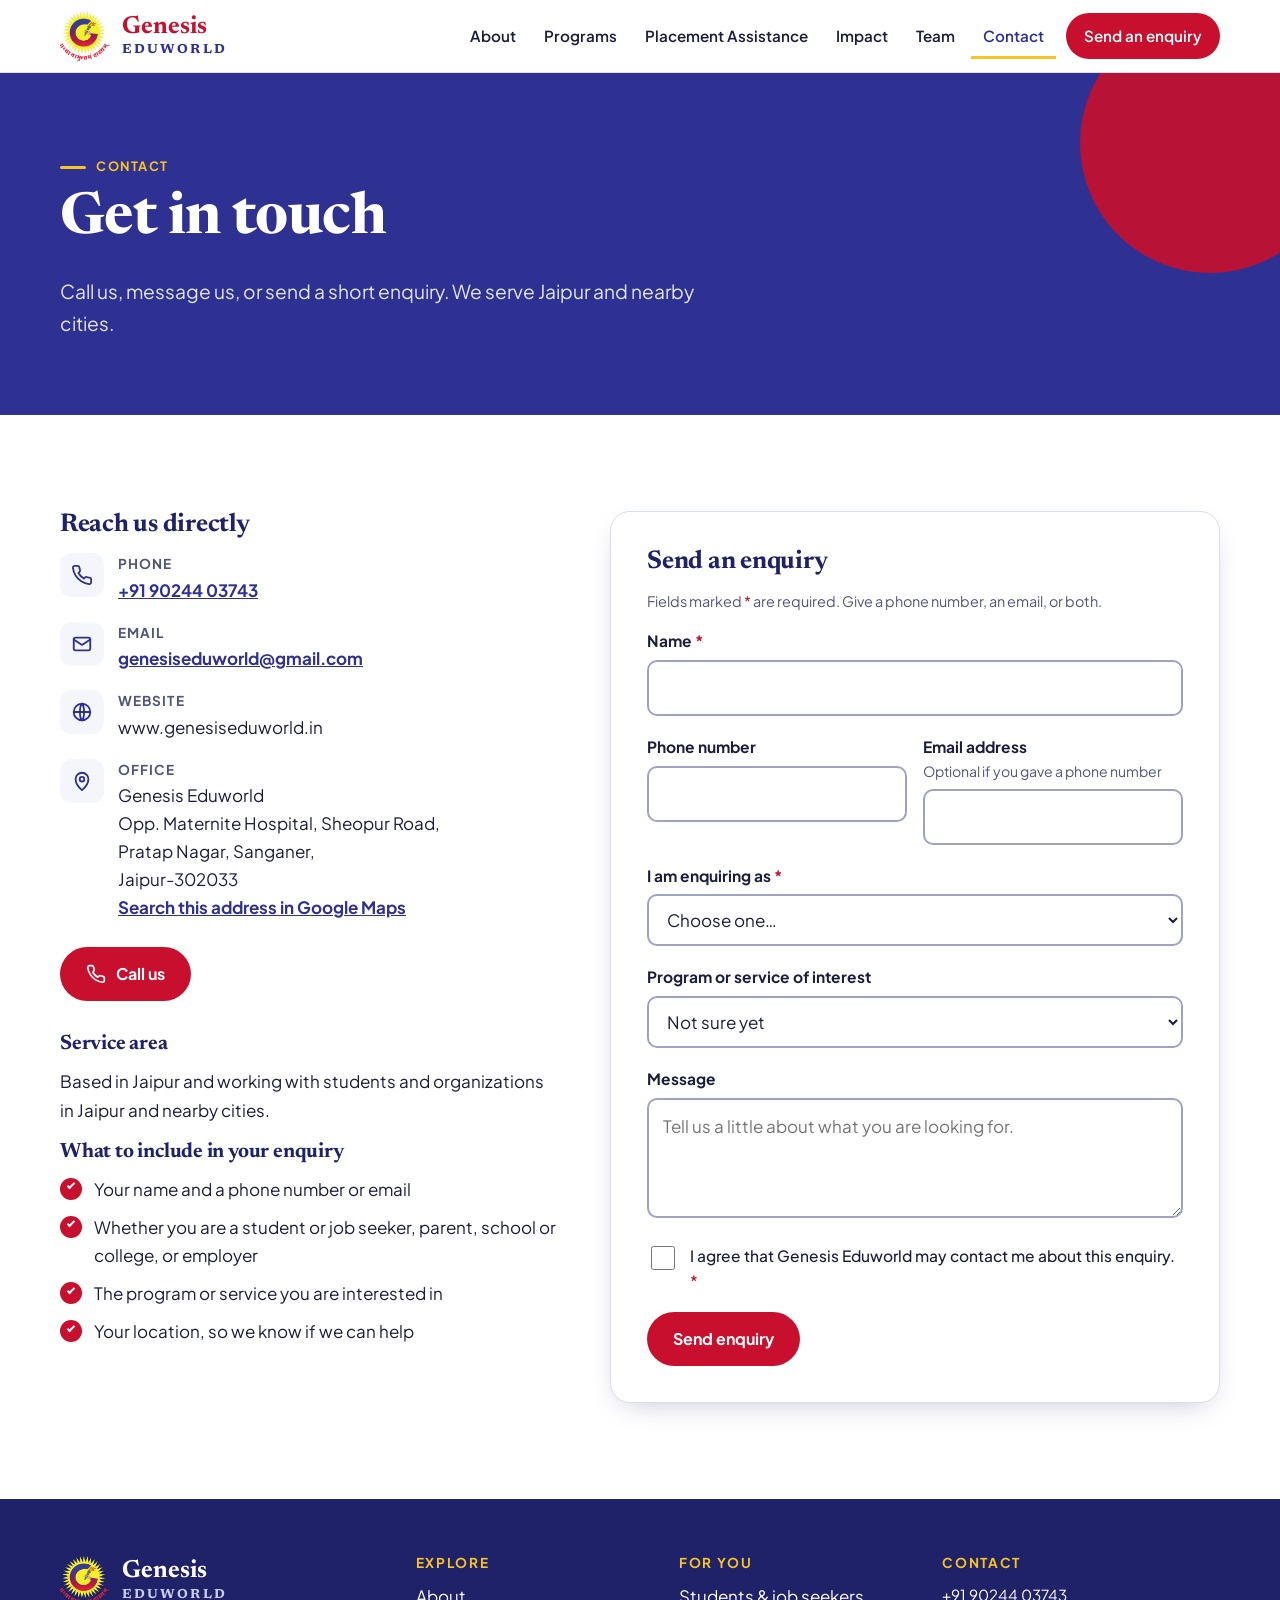
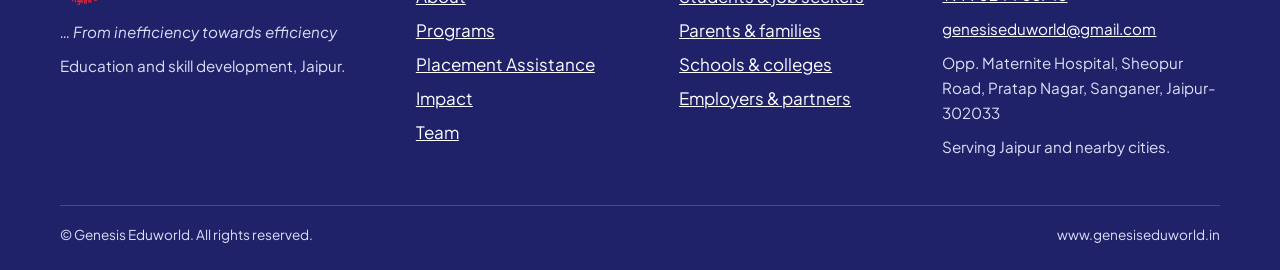
<file: contact.html>
<!doctype html>
<html lang="en">
<head>
<meta charset="utf-8">
<meta name="viewport" content="width=device-width,initial-scale=1">
<title>Contact Genesis Eduworld — Jaipur</title>
<meta name="description" content="Call, email or send an enquiry to Genesis Eduworld, Pratap Nagar, Sanganer, Jaipur.">
<meta name="theme-color" content="#2E3192">
<link rel="icon" href="assets/favicon.png">
<link rel="preconnect" href="https://fonts.googleapis.com"><link rel="preconnect" href="https://fonts.gstatic.com" crossorigin>
<link href="https://fonts.googleapis.com/css2?family=Newsreader:opsz,wght@6..72,600;6..72,700&family=Plus+Jakarta+Sans:wght@400;500;600;700&display=swap" rel="stylesheet">
<link rel="stylesheet" href="css/style.css">
</head>
<body>
<a class="skip" href="#main">Skip to main content</a>
<header class="site-header">
<div class="wrap bar">
<a class="brand" href="index.html" aria-label="Genesis Eduworld, home"><img src="assets/logo-sm.png" width="50" height="50" alt=""><span class="brand-text"><b>Genesis</b><span>EDUWORLD</span></span></a>
<button class="menu-btn" type="button" aria-expanded="false" aria-controls="site-nav"><span class="bars" aria-hidden="true"></span><span class="lbl">Menu</span></button>
<nav class="nav" id="site-nav" aria-label="Main"><ul><li><a href="about.html">About</a></li><li><a href="programs.html">Programs</a></li><li><a href="placement.html">Placement Assistance</a></li><li><a href="impact.html">Impact</a></li><li><a href="team.html">Team</a></li><li><a href="contact.html" aria-current="page">Contact</a></li><li class="nav-cta"><a href="contact.html#enquiry">Send an enquiry</a></li></ul></nav>
</div>
</header>
<main id="main">
<section class="page-hero"><div class="wrap"><span class="eyebrow">Contact</span><h1>Get in touch</h1><p class="lead">Call us, message us, or send a short enquiry. We serve Jaipur and nearby cities.</p></div></section>
<section><div class="wrap contact-grid">
<div>
<h2 style="font-size:1.6rem">Reach us directly</h2>
<ul class="info">
<li><span class="ico"><svg viewBox="0 0 24 24" fill="none" stroke="currentColor" stroke-width="2" stroke-linecap="round" stroke-linejoin="round" aria-hidden="true"><path d="M22 16.9v3a2 2 0 0 1-2.2 2 19.8 19.8 0 0 1-8.6-3.1 19.5 19.5 0 0 1-6-6A19.8 19.8 0 0 1 2.1 4.2 2 2 0 0 1 4.1 2h3a2 2 0 0 1 2 1.7c.1 1 .4 1.9.7 2.8a2 2 0 0 1-.5 2.1L8.1 9.9a16 16 0 0 0 6 6l1.3-1.3a2 2 0 0 1 2.1-.4c.9.3 1.8.6 2.8.7a2 2 0 0 1 1.7 2z"/></svg></span><div><b>Phone</b><a href="tel:+919024403743">+91 90244 03743</a></div></li>
<li><span class="ico"><svg viewBox="0 0 24 24" fill="none" stroke="currentColor" stroke-width="2" stroke-linecap="round" stroke-linejoin="round" aria-hidden="true"><rect x="3" y="5" width="18" height="14" rx="2"/><path d="m3 7 9 6 9-6"/></svg></span><div><b>Email</b><a href="mailto:genesiseduworld@gmail.com">genesiseduworld@gmail.com</a></div></li>
<li><span class="ico"><svg viewBox="0 0 24 24" fill="none" stroke="currentColor" stroke-width="2" stroke-linecap="round" aria-hidden="true"><circle cx="12" cy="12" r="9"/><path d="M3 12h18M12 3c3 3 3 15 0 18M12 3c-3 3-3 15 0 18"/></svg></span><div><b>Website</b>www.genesiseduworld.in</div></li>
<li><span class="ico"><svg viewBox="0 0 24 24" fill="none" stroke="currentColor" stroke-width="2" stroke-linecap="round" stroke-linejoin="round" aria-hidden="true"><path d="M12 22s7-6.2 7-12a7 7 0 1 0-14 0c0 5.800 7 12 7 12z"/><circle cx="12" cy="10" r="2.5"/></svg></span><div><b>Office</b>Genesis Eduworld<br>Opp. Maternite Hospital, Sheopur Road,<br>Pratap Nagar, Sanganer,<br>Jaipur-302033<br><a href="https://www.google.com/maps/search/?api=1&query=Opp.+Maternite+Hospital,+Sheopur+Road,+Pratap+Nagar,+Sanganer,+Jaipur-302033" target="_blank" rel="noopener">Search this address in Google Maps<span class="sr" style="position:absolute;left:-999px"> (opens in a new tab)</span></a></div></li>
</ul>
<div class="actions"><a class="btn btn-primary" href="tel:+919024403743"><svg viewBox="0 0 24 24" fill="none" stroke="currentColor" stroke-width="2" stroke-linecap="round" stroke-linejoin="round" aria-hidden="true"><path d="M22 16.9v3a2 2 0 0 1-2.2 2 19.8 19.8 0 0 1-8.6-3.1 19.5 19.5 0 0 1-6-6A19.8 19.8 0 0 1 2.1 4.2 2 2 0 0 1 4.1 2h3a2 2 0 0 1 2 1.7c.1 1 .4 1.9.7 2.8a2 2 0 0 1-.5 2.1L8.1 9.9a16 16 0 0 0 6 6l1.3-1.3a2 2 0 0 1 2.1-.4c.9.3 1.8.6 2.8.7a2 2 0 0 1 1.7 2z"/></svg>Call us</a><a class="btn btn-wa" data-whatsapp hidden href="#"><svg viewBox="0 0 24 24" fill="none" stroke="currentColor" stroke-width="2" stroke-linecap="round" stroke-linejoin="round" aria-hidden="true"><path d="M3 21l1.7-5.1A8.5 8.5 0 1 1 8 19.3L3 21z"/><path d="M9 10c0 3 2.5 5 5 5l1.2-1.4-2-1-.8.8c-.9-.4-1.6-1.100-2-2l.8-.8-1-2z"/></svg>WhatsApp us</a></div>

<h3 style="margin-top:2rem">Service area</h3>
<p>Based in Jaipur and working with students and organizations in Jaipur and nearby cities.</p>
<h3>What to include in your enquiry</h3>
<ul class="ticks"><li>Your name and a phone number or email</li><li>Whether you are a student or job seeker, parent, school or college, or employer</li><li>The program or service you are interested in</li><li>Your location, so we know if we can help</li></ul>
</div>

<form class="enq" id="enquiry-form" novalidate aria-labelledby="enquiry">
<h2 id="enquiry" style="font-size:1.6rem">Send an enquiry</h2>
<p class="fine">Fields marked <span class="req" aria-hidden="true">*</span><span class="sr" style="position:absolute;left:-999px">with an asterisk</span> are required. Give a phone number, an email, or both.</p>
<div class="field"><label for="f-name">Name <span class="req" aria-hidden="true">*</span></label><input id="f-name" name="name" autocomplete="name" required aria-describedby="e-name"><div class="err" id="e-name"></div></div>
<div class="row2">
<div class="field"><label for="f-phone">Phone number</label><input id="f-phone" name="phone" type="tel" autocomplete="tel" inputmode="tel" aria-describedby="e-phone"><div class="err" id="e-phone"></div></div>
<div class="field"><label for="f-email">Email address <span class="hint">Optional if you gave a phone number</span></label><input id="f-email" name="email" type="email" autocomplete="email" aria-describedby="e-email"><div class="err" id="e-email"></div></div>
</div>
<div class="field"><label for="f-as">I am enquiring as <span class="req" aria-hidden="true">*</span></label>
<select id="f-as" name="as" required aria-describedby="e-as"><option value="">Choose one…</option><option value="seeker">Student / job seeker</option><option value="parent">Parent</option><option value="institution">School / college</option><option value="employer">Employer / partner</option><option value="other">Other</option></select><div class="err" id="e-as"></div></div>
<div class="field"><label for="f-program">Program or service of interest</label>
<select id="f-program" name="program"><option value="">Not sure yet</option><option value="Skill Development">Skill Development</option><option value="Employability Enhancement">Employability Enhancement</option><option value="Career Guidance">Career Guidance</option><option value="Interview Preparation">Interview Preparation</option><option value="Soft Skills Training">Soft Skills Training</option><option value="Communication Skills">Communication Skills</option><option value="Public Speaking">Public Speaking</option><option value="Personality Development">Personality Development</option><option value="Leadership Development">Leadership Development</option><option value="Motivational Sessions">Motivational Sessions</option><option value="Life Skills">Life Skills</option><option value="Digital Awareness">Digital Awareness</option><option value="Placement Assistance">Placement Assistance</option></select></div>
<div class="field"><label for="f-msg">Message</label><textarea id="f-msg" name="message" placeholder="Tell us a little about what you are looking for."></textarea></div>
<div class="field"><div class="check"><input id="f-consent" name="consent" type="checkbox" required aria-describedby="e-consent"><label for="f-consent">I agree that Genesis Eduworld may contact me about this enquiry. <span class="req" aria-hidden="true">*</span></label></div><div class="err" id="e-consent"></div></div>
<input type="text" name="_honey" tabindex="-1" autocomplete="off" aria-hidden="true" style="position:absolute;left:-9999px;width:1px;height:1px;opacity:0"><button class="btn btn-primary" type="submit">Send enquiry</button>
<div id="form-status" class="status" role="status" aria-live="polite"></div>

</form>
</div></section>
</main>
<footer class="site-footer"><div class="wrap">
<div class="foot">
<div><a class="brand" href="index.html" aria-label="Genesis Eduworld, home"><img src="assets/logo-sm.png" width="50" height="50" alt=""><span class="brand-text"><b>Genesis</b><span>EDUWORLD</span></span></a>
<p style="margin-top:14px"><em>… From inefficiency towards efficiency</em></p><p>Education and skill development, Jaipur.</p></div>
<div><h2>Explore</h2><ul><li><a href="about.html">About</a></li><li><a href="programs.html">Programs</a></li><li><a href="placement.html">Placement Assistance</a></li><li><a href="impact.html">Impact</a></li><li><a href="team.html">Team</a></li></ul></div>
<div><h2>For you</h2><ul><li><a href="programs.html">Students &amp; job seekers</a></li><li><a href="contact.html?as=parent#enquiry">Parents &amp; families</a></li><li><a href="contact.html?as=institution#enquiry">Schools &amp; colleges</a></li><li><a href="placement.html#employers">Employers &amp; partners</a></li></ul></div>
<div><h2>Contact</h2>
<p><a href="tel:+919024403743">+91 90244 03743</a></p><p><a href="mailto:genesiseduworld@gmail.com">genesiseduworld@gmail.com</a></p>
<p>Opp. Maternite Hospital, Sheopur Road, Pratap Nagar, Sanganer, Jaipur-302033</p>
<p>Serving Jaipur and nearby cities.</p></div>
</div>
<div class="copy"><span>© Genesis Eduworld. All rights reserved.</span><span>www.genesiseduworld.in</span></div>
</div></footer>
<div class="mbar" role="group" aria-label="Quick contact">
<a class="btn btn-primary" href="tel:+919024403743"><svg viewBox="0 0 24 24" fill="none" stroke="currentColor" stroke-width="2" stroke-linecap="round" stroke-linejoin="round" aria-hidden="true"><path d="M22 16.9v3a2 2 0 0 1-2.2 2 19.8 19.8 0 0 1-8.6-3.1 19.5 19.5 0 0 1-6-6A19.8 19.8 0 0 1 2.1 4.2 2 2 0 0 1 4.1 2h3a2 2 0 0 1 2 1.7c.1 1 .4 1.9.7 2.8a2 2 0 0 1-.5 2.1L8.1 9.9a16 16 0 0 0 6 6l1.3-1.3a2 2 0 0 1 2.1-.4c.9.3 1.8.6 2.8.7a2 2 0 0 1 1.7 2z"/></svg>Call</a>
<a class="btn btn-wa" data-whatsapp hidden href="#"><svg viewBox="0 0 24 24" fill="none" stroke="currentColor" stroke-width="2" stroke-linecap="round" stroke-linejoin="round" aria-hidden="true"><path d="M3 21l1.7-5.1A8.5 8.5 0 1 1 8 19.3L3 21z"/><path d="M9 10c0 3 2.5 5 5 5l1.2-1.4-2-1-.8.8c-.9-.4-1.6-1.100-2-2l.8-.8-1-2z"/></svg>WhatsApp</a>
<a class="btn btn-blue" href="contact.html#enquiry"><svg viewBox="0 0 24 24" fill="none" stroke="currentColor" stroke-width="2" stroke-linecap="round" stroke-linejoin="round" aria-hidden="true"><path d="M21 12a8 8 0 0 1-11.800 7L4 20l1.200-4.200A8 8 0 1 1 21 12z"/></svg>Enquire</a>
</div>
<script src="js/config.js"></script>
<script src="js/main.js"></script>
</body>
</html>
</file>
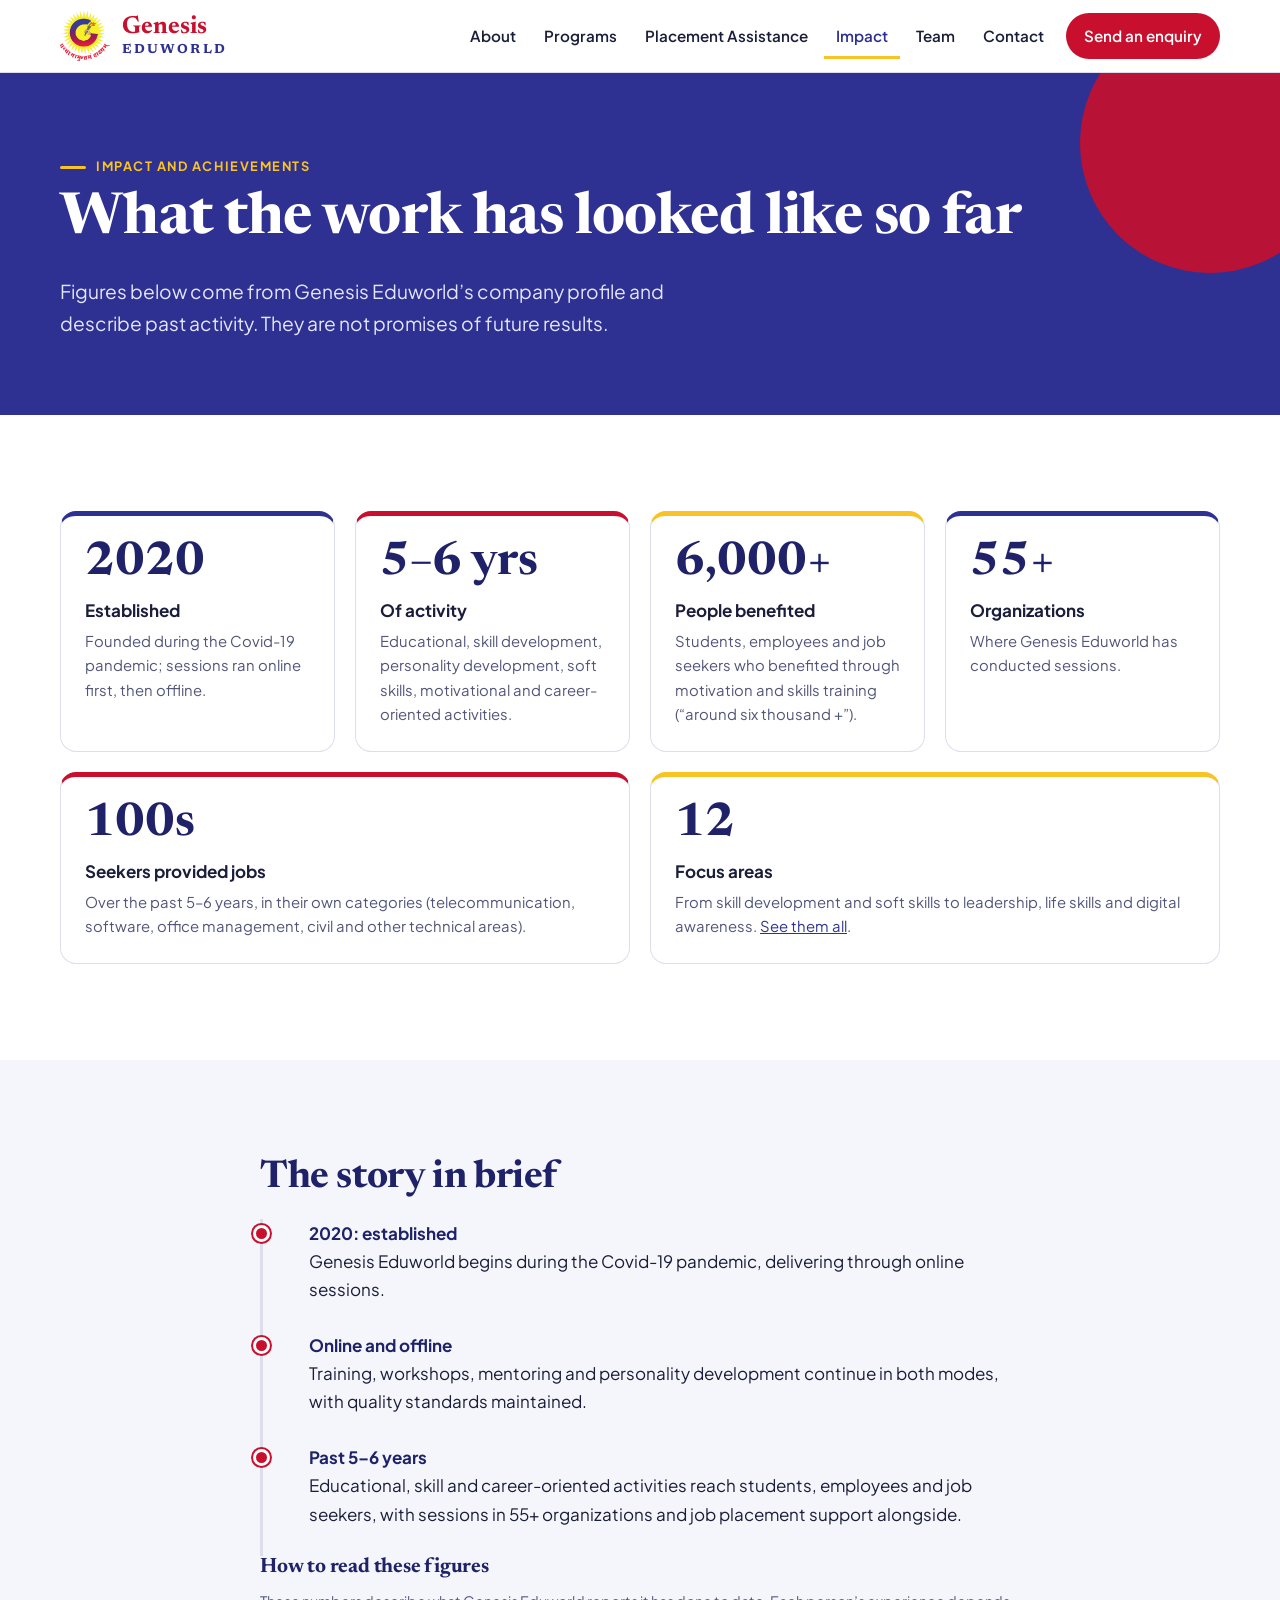
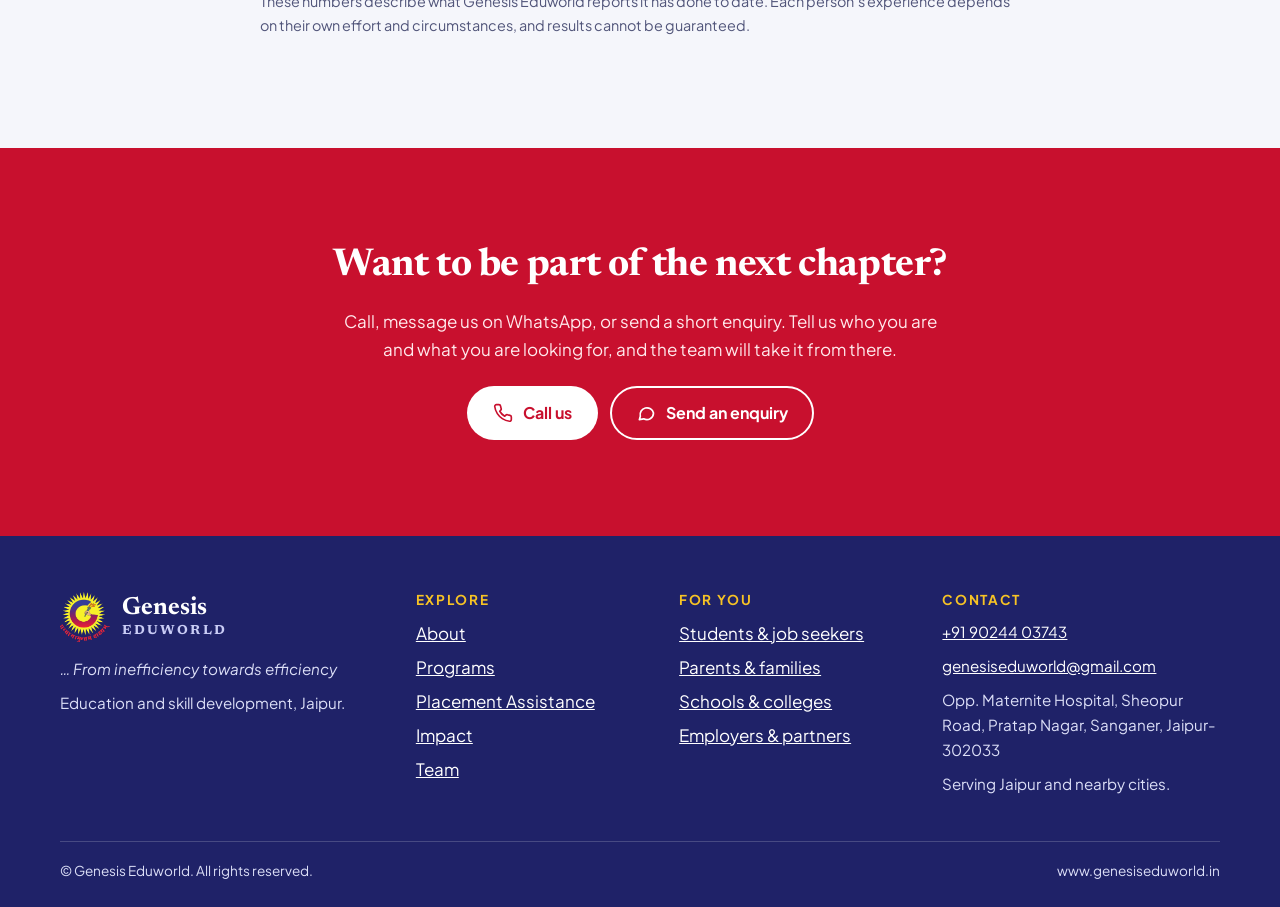
<file: impact.html>
<!doctype html>
<html lang="en">
<head>
<meta charset="utf-8">
<meta name="viewport" content="width=device-width,initial-scale=1">
<title>Impact and Achievements — Genesis Eduworld</title>
<meta name="description" content="Genesis Eduworld’s experience since 2020: people trained, organizations served and placement support, with context.">
<meta name="theme-color" content="#2E3192">
<link rel="icon" href="assets/favicon.png">
<link rel="preconnect" href="https://fonts.googleapis.com"><link rel="preconnect" href="https://fonts.gstatic.com" crossorigin>
<link href="https://fonts.googleapis.com/css2?family=Newsreader:opsz,wght@6..72,600;6..72,700&family=Plus+Jakarta+Sans:wght@400;500;600;700&display=swap" rel="stylesheet">
<link rel="stylesheet" href="css/style.css">
</head>
<body>
<a class="skip" href="#main">Skip to main content</a>
<header class="site-header">
<div class="wrap bar">
<a class="brand" href="index.html" aria-label="Genesis Eduworld, home"><img src="assets/logo-sm.png" width="50" height="50" alt=""><span class="brand-text"><b>Genesis</b><span>EDUWORLD</span></span></a>
<button class="menu-btn" type="button" aria-expanded="false" aria-controls="site-nav"><span class="bars" aria-hidden="true"></span><span class="lbl">Menu</span></button>
<nav class="nav" id="site-nav" aria-label="Main"><ul><li><a href="about.html">About</a></li><li><a href="programs.html">Programs</a></li><li><a href="placement.html">Placement Assistance</a></li><li><a href="impact.html" aria-current="page">Impact</a></li><li><a href="team.html">Team</a></li><li><a href="contact.html">Contact</a></li><li class="nav-cta"><a href="contact.html#enquiry">Send an enquiry</a></li></ul></nav>
</div>
</header>
<main id="main">
<section class="page-hero"><div class="wrap"><span class="eyebrow">Impact and achievements</span><h1>What the work has looked like so far</h1><p class="lead">Figures below come from Genesis Eduworld’s company profile and describe past activity. They are not promises of future results.</p></div></section>
<section><div class="wrap">
<div class="stats">
<div class="stat"><div class="num">2020</div><p class="lbl">Established</p><p class="ctx">Founded during the Covid-19 pandemic; sessions ran online first, then offline.</p></div>
<div class="stat"><div class="num">5–6 yrs</div><p class="lbl">Of activity</p><p class="ctx">Educational, skill development, personality development, soft skills, motivational and career-oriented activities.</p></div>
<div class="stat"><div class="num">6,000+</div><p class="lbl">People benefited</p><p class="ctx">Students, employees and job seekers who benefited through motivation and skills training (“around six thousand +”).</p></div>
<div class="stat"><div class="num">55+</div><p class="lbl">Organizations</p><p class="ctx">Where Genesis Eduworld has conducted sessions.</p></div>
</div>
<div class="grid g2" style="margin-top:20px">
<div class="stat" style="border-top-color:var(--red)"><div class="num">100s</div><p class="lbl">Seekers provided jobs</p><p class="ctx">Over the past 5–6 years, in their own categories (telecommunication, software, office management, civil and other technical areas).</p></div>
<div class="stat" style="border-top-color:var(--yellow)"><div class="num">12</div><p class="lbl">Focus areas</p><p class="ctx">From skill development and soft skills to leadership, life skills and digital awareness. <a href="programs.html">See them all</a>.</p></div>
</div>

</div></section>

<section class="tint" aria-labelledby="tl-h"><div class="wrap narrow">
<h2 id="tl-h">The story in brief</h2>
<ol class="timeline">
<li><b>2020: established</b>Genesis Eduworld begins during the Covid-19 pandemic, delivering through online sessions.</li>
<li><b>Online and offline</b>Training, workshops, mentoring and personality development continue in both modes, with quality standards maintained.</li>
<li><b>Past 5–6 years</b>Educational, skill and career-oriented activities reach students, employees and job seekers, with sessions in 55+ organizations and job placement support alongside.</li>
</ol>
<h3>How to read these figures</h3>
<p class="fine">These numbers describe what Genesis Eduworld reports it has done to date. Each person’s experience depends on their own effort and circumstances, and results cannot be guaranteed.</p>
</div></section>
<section class="cta" aria-labelledby="cta-h"><div class="wrap"><h2 id="cta-h">Want to be part of the next chapter?</h2><p>Call, message us on WhatsApp, or send a short enquiry. Tell us who you are and what you are looking for, and the team will take it from there.</p>
<div class="actions"><a class="btn btn-primary" href="tel:+919024403743"><svg viewBox="0 0 24 24" fill="none" stroke="currentColor" stroke-width="2" stroke-linecap="round" stroke-linejoin="round" aria-hidden="true"><path d="M22 16.9v3a2 2 0 0 1-2.2 2 19.8 19.8 0 0 1-8.6-3.1 19.5 19.5 0 0 1-6-6A19.8 19.8 0 0 1 2.1 4.2 2 2 0 0 1 4.1 2h3a2 2 0 0 1 2 1.7c.1 1 .4 1.9.7 2.8a2 2 0 0 1-.5 2.1L8.1 9.9a16 16 0 0 0 6 6l1.3-1.3a2 2 0 0 1 2.1-.4c.9.3 1.8.6 2.8.7a2 2 0 0 1 1.7 2z"/></svg>Call us</a><a class="btn btn-wa" data-whatsapp hidden href="#"><svg viewBox="0 0 24 24" fill="none" stroke="currentColor" stroke-width="2" stroke-linecap="round" stroke-linejoin="round" aria-hidden="true"><path d="M3 21l1.7-5.1A8.5 8.5 0 1 1 8 19.3L3 21z"/><path d="M9 10c0 3 2.5 5 5 5l1.2-1.4-2-1-.8.8c-.9-.4-1.6-1.100-2-2l.8-.8-1-2z"/></svg>WhatsApp us</a><a class="btn btn-outline" href="contact.html#enquiry"><svg viewBox="0 0 24 24" fill="none" stroke="currentColor" stroke-width="2" stroke-linecap="round" stroke-linejoin="round" aria-hidden="true"><path d="M21 12a8 8 0 0 1-11.800 7L4 20l1.200-4.200A8 8 0 1 1 21 12z"/></svg>Send an enquiry</a></div></div></section></main>
<footer class="site-footer"><div class="wrap">
<div class="foot">
<div><a class="brand" href="index.html" aria-label="Genesis Eduworld, home"><img src="assets/logo-sm.png" width="50" height="50" alt=""><span class="brand-text"><b>Genesis</b><span>EDUWORLD</span></span></a>
<p style="margin-top:14px"><em>… From inefficiency towards efficiency</em></p><p>Education and skill development, Jaipur.</p></div>
<div><h2>Explore</h2><ul><li><a href="about.html">About</a></li><li><a href="programs.html">Programs</a></li><li><a href="placement.html">Placement Assistance</a></li><li><a href="impact.html">Impact</a></li><li><a href="team.html">Team</a></li></ul></div>
<div><h2>For you</h2><ul><li><a href="programs.html">Students &amp; job seekers</a></li><li><a href="contact.html?as=parent#enquiry">Parents &amp; families</a></li><li><a href="contact.html?as=institution#enquiry">Schools &amp; colleges</a></li><li><a href="placement.html#employers">Employers &amp; partners</a></li></ul></div>
<div><h2>Contact</h2>
<p><a href="tel:+919024403743">+91 90244 03743</a></p><p><a href="mailto:genesiseduworld@gmail.com">genesiseduworld@gmail.com</a></p>
<p>Opp. Maternite Hospital, Sheopur Road, Pratap Nagar, Sanganer, Jaipur-302033</p>
<p>Serving Jaipur and nearby cities.</p></div>
</div>
<div class="copy"><span>© Genesis Eduworld. All rights reserved.</span><span>www.genesiseduworld.in</span></div>
</div></footer>
<div class="mbar" role="group" aria-label="Quick contact">
<a class="btn btn-primary" href="tel:+919024403743"><svg viewBox="0 0 24 24" fill="none" stroke="currentColor" stroke-width="2" stroke-linecap="round" stroke-linejoin="round" aria-hidden="true"><path d="M22 16.9v3a2 2 0 0 1-2.2 2 19.8 19.8 0 0 1-8.6-3.1 19.5 19.5 0 0 1-6-6A19.8 19.8 0 0 1 2.1 4.2 2 2 0 0 1 4.1 2h3a2 2 0 0 1 2 1.7c.1 1 .4 1.9.7 2.8a2 2 0 0 1-.5 2.1L8.1 9.9a16 16 0 0 0 6 6l1.3-1.3a2 2 0 0 1 2.1-.4c.9.3 1.8.6 2.8.7a2 2 0 0 1 1.7 2z"/></svg>Call</a>
<a class="btn btn-wa" data-whatsapp hidden href="#"><svg viewBox="0 0 24 24" fill="none" stroke="currentColor" stroke-width="2" stroke-linecap="round" stroke-linejoin="round" aria-hidden="true"><path d="M3 21l1.7-5.1A8.5 8.5 0 1 1 8 19.3L3 21z"/><path d="M9 10c0 3 2.5 5 5 5l1.2-1.4-2-1-.8.8c-.9-.4-1.6-1.100-2-2l.8-.8-1-2z"/></svg>WhatsApp</a>
<a class="btn btn-blue" href="contact.html#enquiry"><svg viewBox="0 0 24 24" fill="none" stroke="currentColor" stroke-width="2" stroke-linecap="round" stroke-linejoin="round" aria-hidden="true"><path d="M21 12a8 8 0 0 1-11.800 7L4 20l1.200-4.200A8 8 0 1 1 21 12z"/></svg>Enquire</a>
</div>
<script src="js/config.js"></script>
<script src="js/main.js"></script>
</body>
</html>
</file>
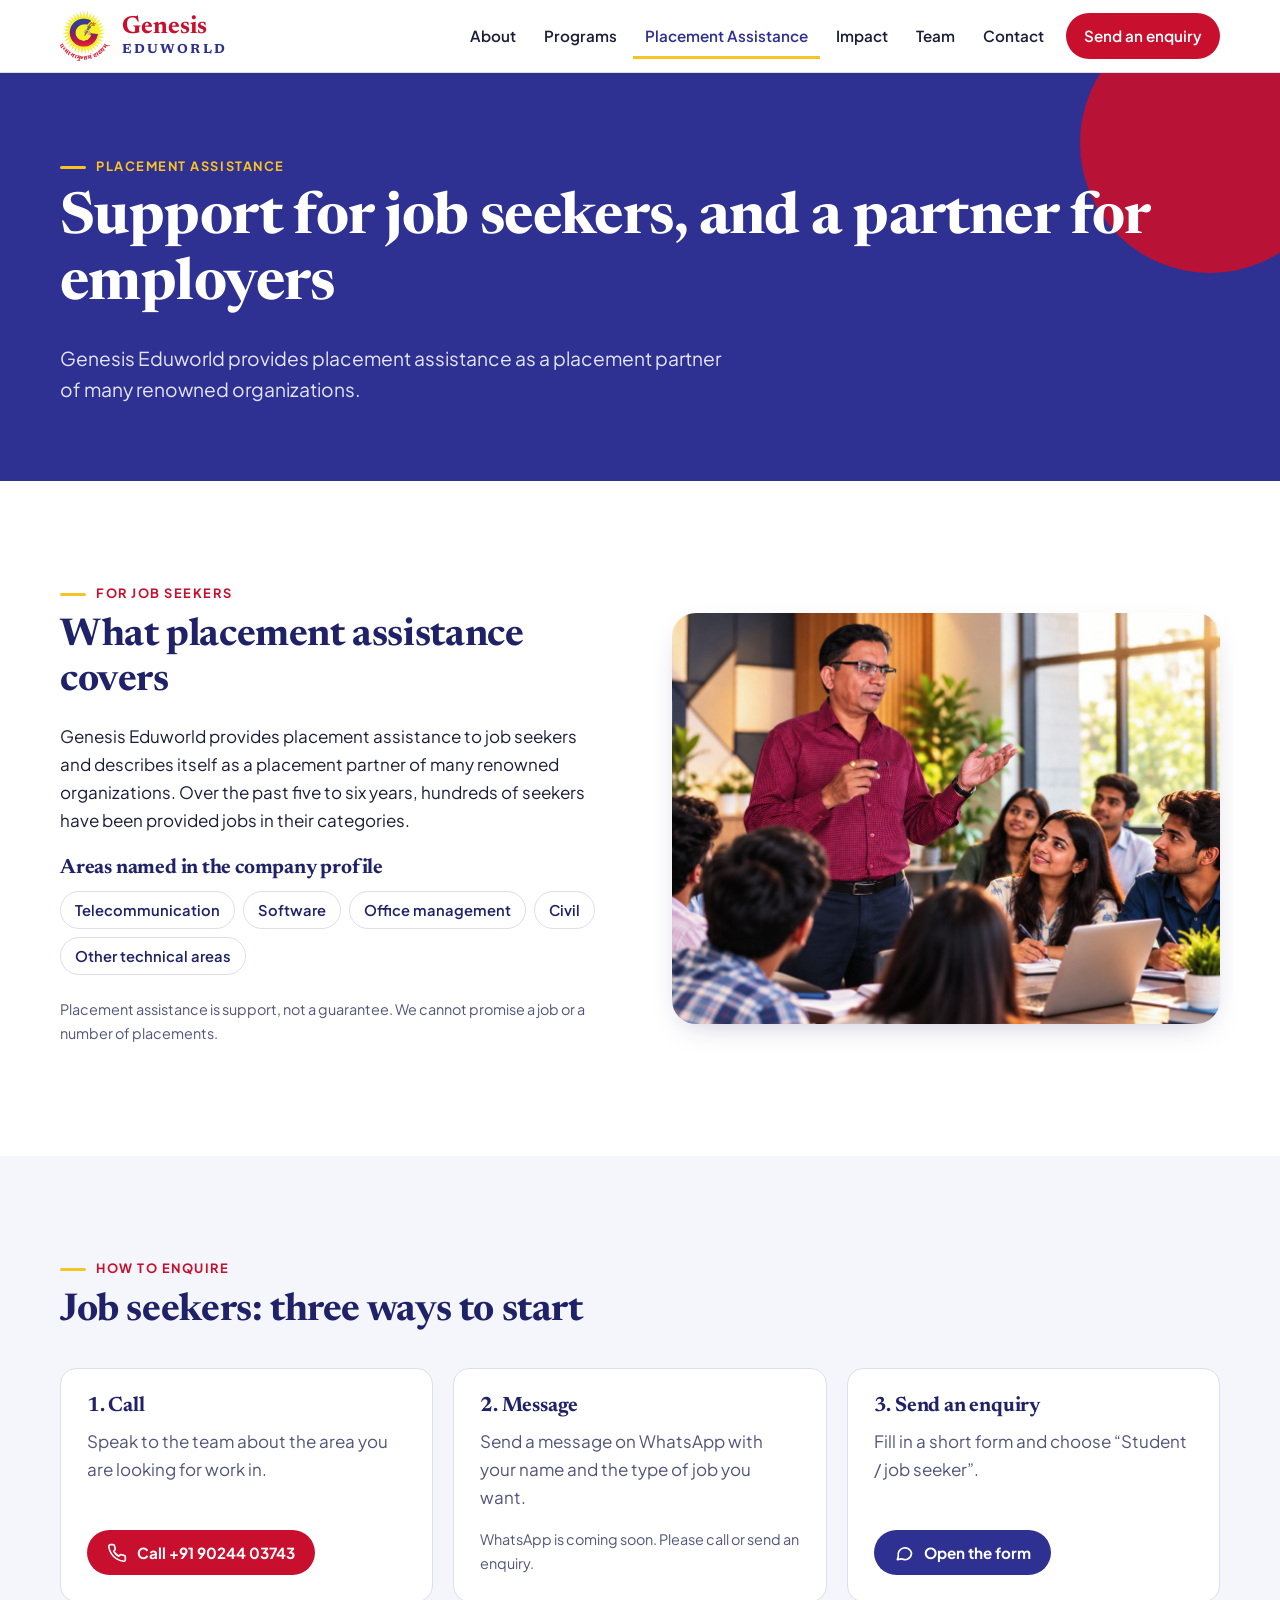
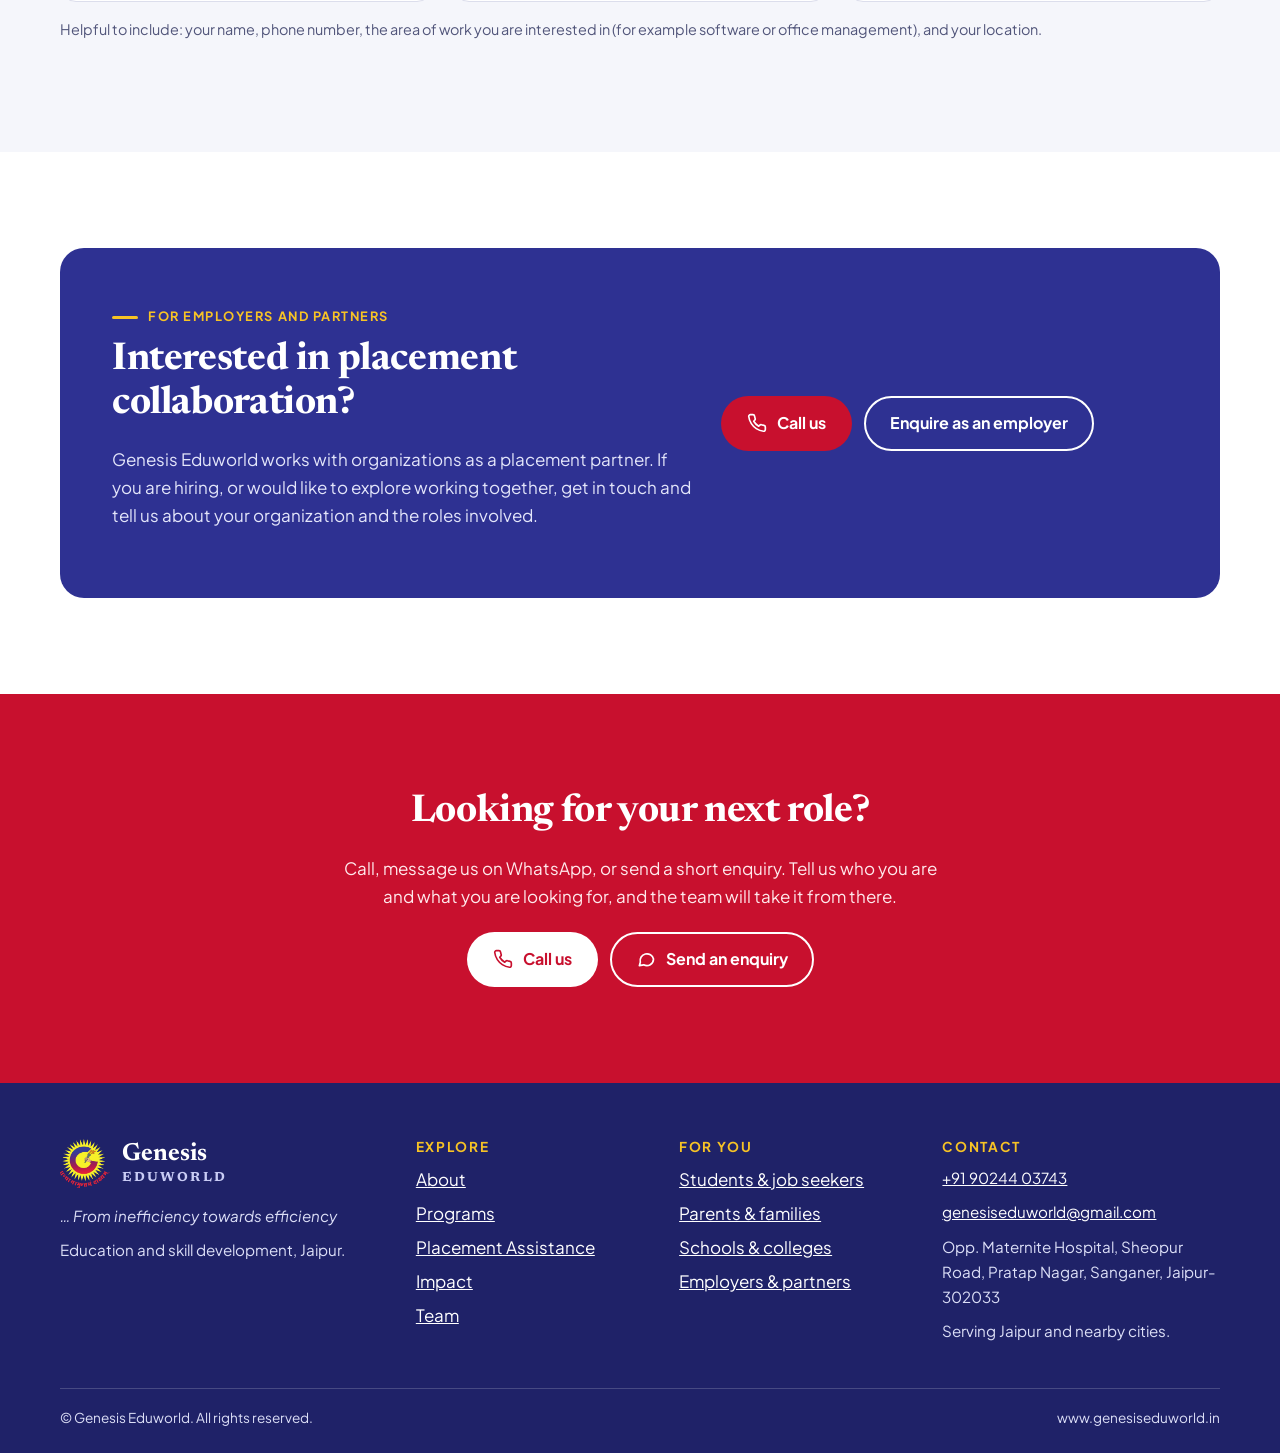
<file: placement.html>
<!doctype html>
<html lang="en">
<head>
<meta charset="utf-8">
<meta name="viewport" content="width=device-width,initial-scale=1">
<title>Placement Assistance — Genesis Eduworld</title>
<meta name="description" content="Placement assistance for job seekers in telecommunication, software, office management, civil and other technical areas.">
<meta name="theme-color" content="#2E3192">
<link rel="icon" href="assets/favicon.png">
<link rel="preconnect" href="https://fonts.googleapis.com"><link rel="preconnect" href="https://fonts.gstatic.com" crossorigin>
<link href="https://fonts.googleapis.com/css2?family=Newsreader:opsz,wght@6..72,600;6..72,700&family=Plus+Jakarta+Sans:wght@400;500;600;700&display=swap" rel="stylesheet">
<link rel="stylesheet" href="css/style.css">
</head>
<body>
<a class="skip" href="#main">Skip to main content</a>
<header class="site-header">
<div class="wrap bar">
<a class="brand" href="index.html" aria-label="Genesis Eduworld, home"><img src="assets/logo-sm.png" width="50" height="50" alt=""><span class="brand-text"><b>Genesis</b><span>EDUWORLD</span></span></a>
<button class="menu-btn" type="button" aria-expanded="false" aria-controls="site-nav"><span class="bars" aria-hidden="true"></span><span class="lbl">Menu</span></button>
<nav class="nav" id="site-nav" aria-label="Main"><ul><li><a href="about.html">About</a></li><li><a href="programs.html">Programs</a></li><li><a href="placement.html" aria-current="page">Placement Assistance</a></li><li><a href="impact.html">Impact</a></li><li><a href="team.html">Team</a></li><li><a href="contact.html">Contact</a></li><li class="nav-cta"><a href="contact.html#enquiry">Send an enquiry</a></li></ul></nav>
</div>
</header>
<main id="main">
<section class="page-hero"><div class="wrap"><span class="eyebrow">Placement assistance</span><h1>Support for job seekers, and a partner for employers</h1><p class="lead">Genesis Eduworld provides placement assistance as a placement partner of many renowned organizations.</p></div></section>
<section><div class="wrap split">
<div><span class="eyebrow">For job seekers</span><h2>What placement assistance covers</h2>
<p>Genesis Eduworld provides placement assistance to job seekers and describes itself as a placement partner of many renowned organizations. Over the past five to six years, hundreds of seekers have been provided jobs in their categories.</p>
<h3 style="margin-top:1.4rem">Areas named in the company profile</h3>
<ul class="chips"><li>Telecommunication</li><li>Software</li><li>Office management</li><li>Civil</li><li>Other technical areas</li></ul>
<p class="fine">Placement assistance is support, not a guarantee. We cannot promise a job or a number of placements.</p>

</div>
<div><img src="assets/workshop.jpg" width="1100" height="1100" style="aspect-ratio:4/3" loading="lazy" alt="A trainer speaking with a group of young people around a table with laptops and notebooks.">
</div>
</div></section>

<section class="tint" aria-labelledby="how-h"><div class="wrap">
<div class="sec-head"><span class="eyebrow">How to enquire</span><h2 id="how-h">Job seekers: three ways to start</h2></div>
<div class="grid g3">
<div class="card"><h3>1. Call</h3><p>Speak to the team about the area you are looking for work in.</p><div class="actions" style="margin-top:auto"><a class="btn btn-primary btn-sm" href="tel:+919024403743"><svg viewBox="0 0 24 24" fill="none" stroke="currentColor" stroke-width="2" stroke-linecap="round" stroke-linejoin="round" aria-hidden="true"><path d="M22 16.9v3a2 2 0 0 1-2.2 2 19.8 19.8 0 0 1-8.6-3.1 19.5 19.5 0 0 1-6-6A19.8 19.8 0 0 1 2.1 4.2 2 2 0 0 1 4.1 2h3a2 2 0 0 1 2 1.7c.1 1 .4 1.9.7 2.8a2 2 0 0 1-.5 2.1L8.1 9.9a16 16 0 0 0 6 6l1.3-1.3a2 2 0 0 1 2.1-.4c.9.3 1.8.6 2.8.7a2 2 0 0 1 1.7 2z"/></svg>Call +91 90244 03743</a></div></div>
<div class="card"><h3>2. Message</h3><p>Send a message on WhatsApp with your name and the type of job you want.</p><div class="actions" style="margin-top:auto"><a class="btn btn-wa btn-sm" data-whatsapp hidden href="#"><svg viewBox="0 0 24 24" fill="none" stroke="currentColor" stroke-width="2" stroke-linecap="round" stroke-linejoin="round" aria-hidden="true"><path d="M3 21l1.7-5.1A8.5 8.5 0 1 1 8 19.3L3 21z"/><path d="M9 10c0 3 2.5 5 5 5l1.2-1.4-2-1-.8.8c-.9-.4-1.6-1.100-2-2l.8-.8-1-2z"/></svg>WhatsApp us</a><span class="fine" data-wa-off>WhatsApp is coming soon. Please call or send an enquiry.</span></div></div>
<div class="card"><h3>3. Send an enquiry</h3><p>Fill in a short form and choose “Student / job seeker”.</p><div class="actions" style="margin-top:auto"><a class="btn btn-blue btn-sm" href="contact.html?as=seeker#enquiry"><svg viewBox="0 0 24 24" fill="none" stroke="currentColor" stroke-width="2" stroke-linecap="round" stroke-linejoin="round" aria-hidden="true"><path d="M21 12a8 8 0 0 1-11.800 7L4 20l1.200-4.200A8 8 0 1 1 21 12z"/></svg>Open the form</a></div></div>
</div>
<p class="fine" style="margin-top:16px">Helpful to include: your name, phone number, the area of work you are interested in (for example software or office management), and your location.</p>
</div></section>

<section id="employers" aria-labelledby="emp-h"><div class="wrap"><div class="band">
<div><span class="eyebrow" style="color:var(--yellow)">For employers and partners</span><h2 id="emp-h">Interested in placement collaboration?</h2>
<p>Genesis Eduworld works with organizations as a placement partner. If you are hiring, or would like to explore working together, get in touch and tell us about your organization and the roles involved.</p>
</div>
<div class="actions"><a class="btn btn-primary" href="tel:+919024403743"><svg viewBox="0 0 24 24" fill="none" stroke="currentColor" stroke-width="2" stroke-linecap="round" stroke-linejoin="round" aria-hidden="true"><path d="M22 16.9v3a2 2 0 0 1-2.2 2 19.8 19.8 0 0 1-8.6-3.1 19.5 19.5 0 0 1-6-6A19.8 19.8 0 0 1 2.1 4.2 2 2 0 0 1 4.1 2h3a2 2 0 0 1 2 1.7c.1 1 .4 1.9.7 2.8a2 2 0 0 1-.5 2.1L8.1 9.9a16 16 0 0 0 6 6l1.3-1.3a2 2 0 0 1 2.1-.4c.9.3 1.8.6 2.8.7a2 2 0 0 1 1.7 2z"/></svg>Call us</a><a class="btn btn-outline" style="background:transparent;color:#fff;border-color:#fff" href="contact.html?as=employer#enquiry">Enquire as an employer</a></div>
</div></div></section>
<section class="cta" aria-labelledby="cta-h"><div class="wrap"><h2 id="cta-h">Looking for your next role?</h2><p>Call, message us on WhatsApp, or send a short enquiry. Tell us who you are and what you are looking for, and the team will take it from there.</p>
<div class="actions"><a class="btn btn-primary" href="tel:+919024403743"><svg viewBox="0 0 24 24" fill="none" stroke="currentColor" stroke-width="2" stroke-linecap="round" stroke-linejoin="round" aria-hidden="true"><path d="M22 16.9v3a2 2 0 0 1-2.2 2 19.8 19.8 0 0 1-8.6-3.1 19.5 19.5 0 0 1-6-6A19.8 19.8 0 0 1 2.1 4.2 2 2 0 0 1 4.1 2h3a2 2 0 0 1 2 1.7c.1 1 .4 1.9.7 2.8a2 2 0 0 1-.5 2.1L8.1 9.9a16 16 0 0 0 6 6l1.3-1.3a2 2 0 0 1 2.1-.4c.9.3 1.8.6 2.8.7a2 2 0 0 1 1.7 2z"/></svg>Call us</a><a class="btn btn-wa" data-whatsapp hidden href="#"><svg viewBox="0 0 24 24" fill="none" stroke="currentColor" stroke-width="2" stroke-linecap="round" stroke-linejoin="round" aria-hidden="true"><path d="M3 21l1.7-5.1A8.5 8.5 0 1 1 8 19.3L3 21z"/><path d="M9 10c0 3 2.5 5 5 5l1.2-1.4-2-1-.8.8c-.9-.4-1.6-1.100-2-2l.8-.8-1-2z"/></svg>WhatsApp us</a><a class="btn btn-outline" href="contact.html#enquiry"><svg viewBox="0 0 24 24" fill="none" stroke="currentColor" stroke-width="2" stroke-linecap="round" stroke-linejoin="round" aria-hidden="true"><path d="M21 12a8 8 0 0 1-11.800 7L4 20l1.200-4.200A8 8 0 1 1 21 12z"/></svg>Send an enquiry</a></div></div></section></main>
<footer class="site-footer"><div class="wrap">
<div class="foot">
<div><a class="brand" href="index.html" aria-label="Genesis Eduworld, home"><img src="assets/logo-sm.png" width="50" height="50" alt=""><span class="brand-text"><b>Genesis</b><span>EDUWORLD</span></span></a>
<p style="margin-top:14px"><em>… From inefficiency towards efficiency</em></p><p>Education and skill development, Jaipur.</p></div>
<div><h2>Explore</h2><ul><li><a href="about.html">About</a></li><li><a href="programs.html">Programs</a></li><li><a href="placement.html">Placement Assistance</a></li><li><a href="impact.html">Impact</a></li><li><a href="team.html">Team</a></li></ul></div>
<div><h2>For you</h2><ul><li><a href="programs.html">Students &amp; job seekers</a></li><li><a href="contact.html?as=parent#enquiry">Parents &amp; families</a></li><li><a href="contact.html?as=institution#enquiry">Schools &amp; colleges</a></li><li><a href="placement.html#employers">Employers &amp; partners</a></li></ul></div>
<div><h2>Contact</h2>
<p><a href="tel:+919024403743">+91 90244 03743</a></p><p><a href="mailto:genesiseduworld@gmail.com">genesiseduworld@gmail.com</a></p>
<p>Opp. Maternite Hospital, Sheopur Road, Pratap Nagar, Sanganer, Jaipur-302033</p>
<p>Serving Jaipur and nearby cities.</p></div>
</div>
<div class="copy"><span>© Genesis Eduworld. All rights reserved.</span><span>www.genesiseduworld.in</span></div>
</div></footer>
<div class="mbar" role="group" aria-label="Quick contact">
<a class="btn btn-primary" href="tel:+919024403743"><svg viewBox="0 0 24 24" fill="none" stroke="currentColor" stroke-width="2" stroke-linecap="round" stroke-linejoin="round" aria-hidden="true"><path d="M22 16.9v3a2 2 0 0 1-2.2 2 19.8 19.8 0 0 1-8.6-3.1 19.5 19.5 0 0 1-6-6A19.8 19.8 0 0 1 2.1 4.2 2 2 0 0 1 4.1 2h3a2 2 0 0 1 2 1.7c.1 1 .4 1.9.7 2.8a2 2 0 0 1-.5 2.1L8.1 9.9a16 16 0 0 0 6 6l1.3-1.3a2 2 0 0 1 2.1-.4c.9.3 1.8.6 2.8.7a2 2 0 0 1 1.7 2z"/></svg>Call</a>
<a class="btn btn-wa" data-whatsapp hidden href="#"><svg viewBox="0 0 24 24" fill="none" stroke="currentColor" stroke-width="2" stroke-linecap="round" stroke-linejoin="round" aria-hidden="true"><path d="M3 21l1.7-5.1A8.5 8.5 0 1 1 8 19.3L3 21z"/><path d="M9 10c0 3 2.5 5 5 5l1.2-1.4-2-1-.8.8c-.9-.4-1.6-1.100-2-2l.8-.8-1-2z"/></svg>WhatsApp</a>
<a class="btn btn-blue" href="contact.html#enquiry"><svg viewBox="0 0 24 24" fill="none" stroke="currentColor" stroke-width="2" stroke-linecap="round" stroke-linejoin="round" aria-hidden="true"><path d="M21 12a8 8 0 0 1-11.800 7L4 20l1.200-4.200A8 8 0 1 1 21 12z"/></svg>Enquire</a>
</div>
<script src="js/config.js"></script>
<script src="js/main.js"></script>
</body>
</html>
</file>
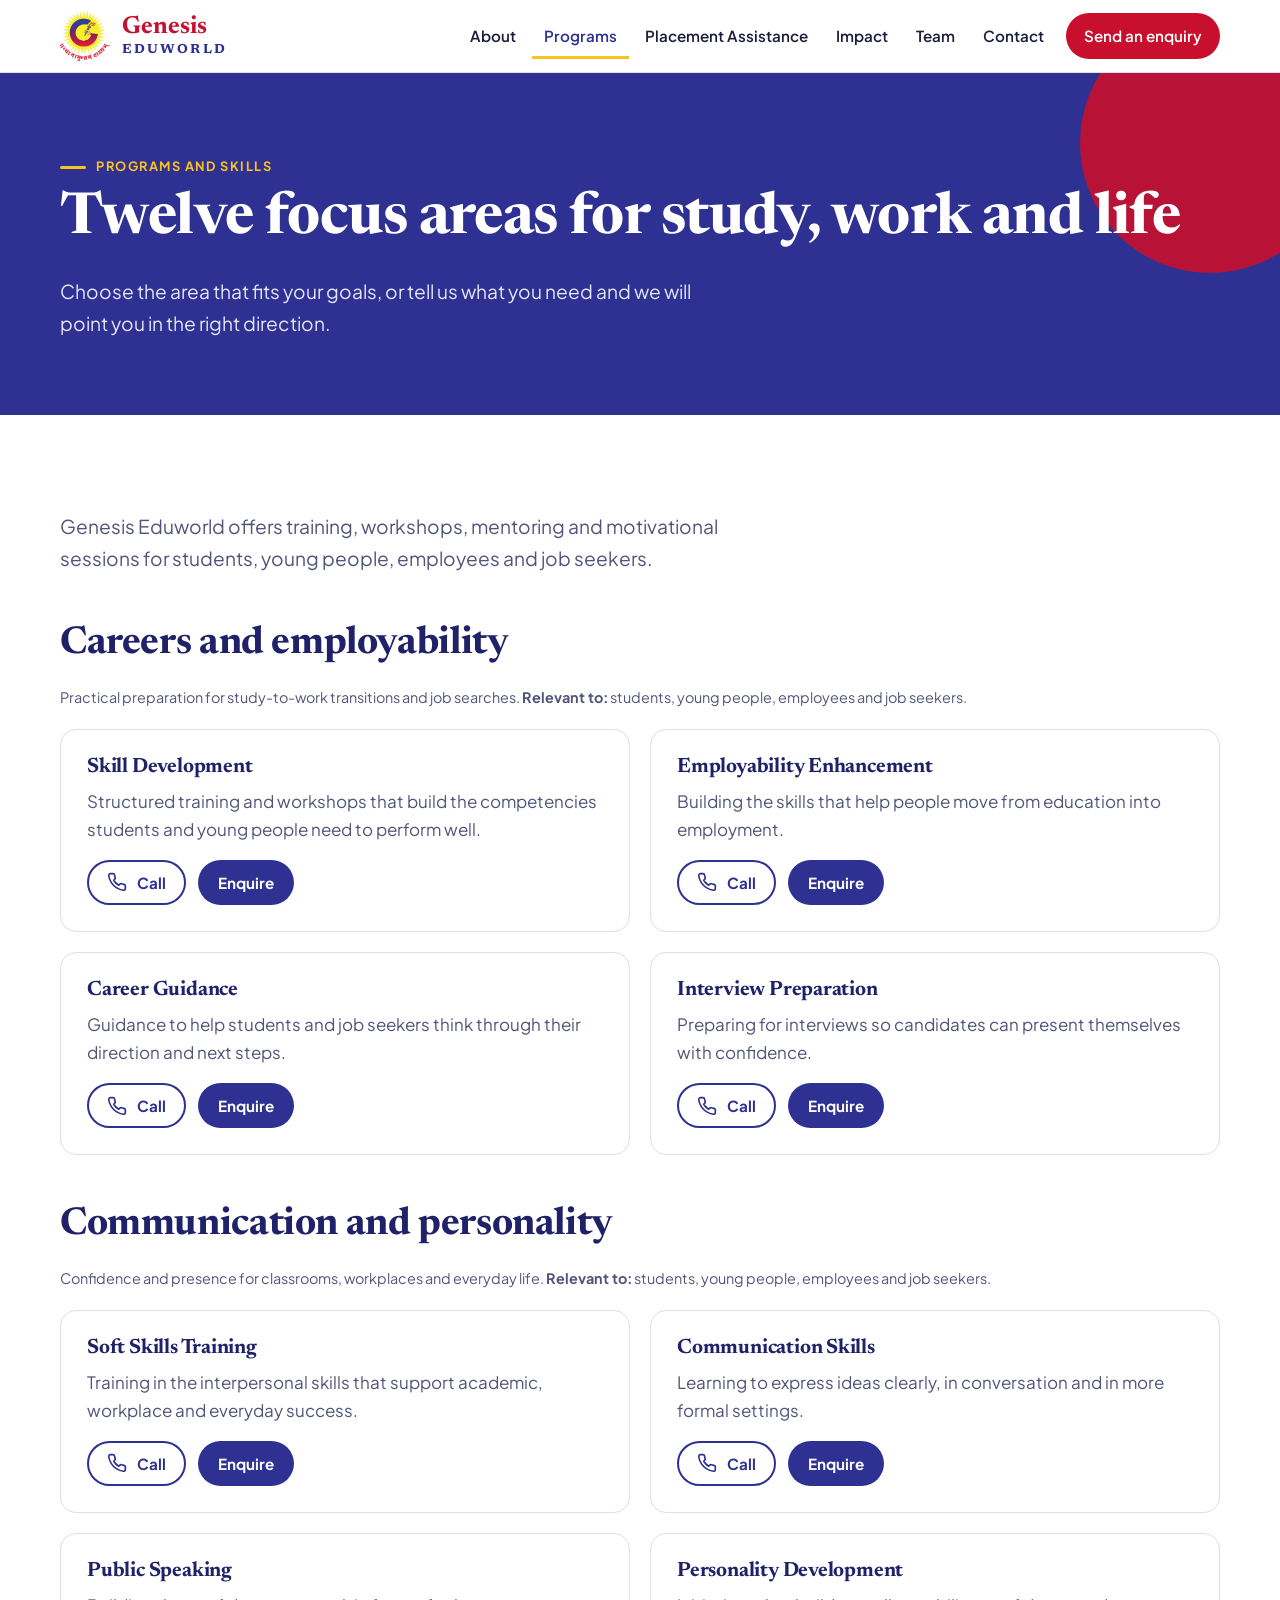
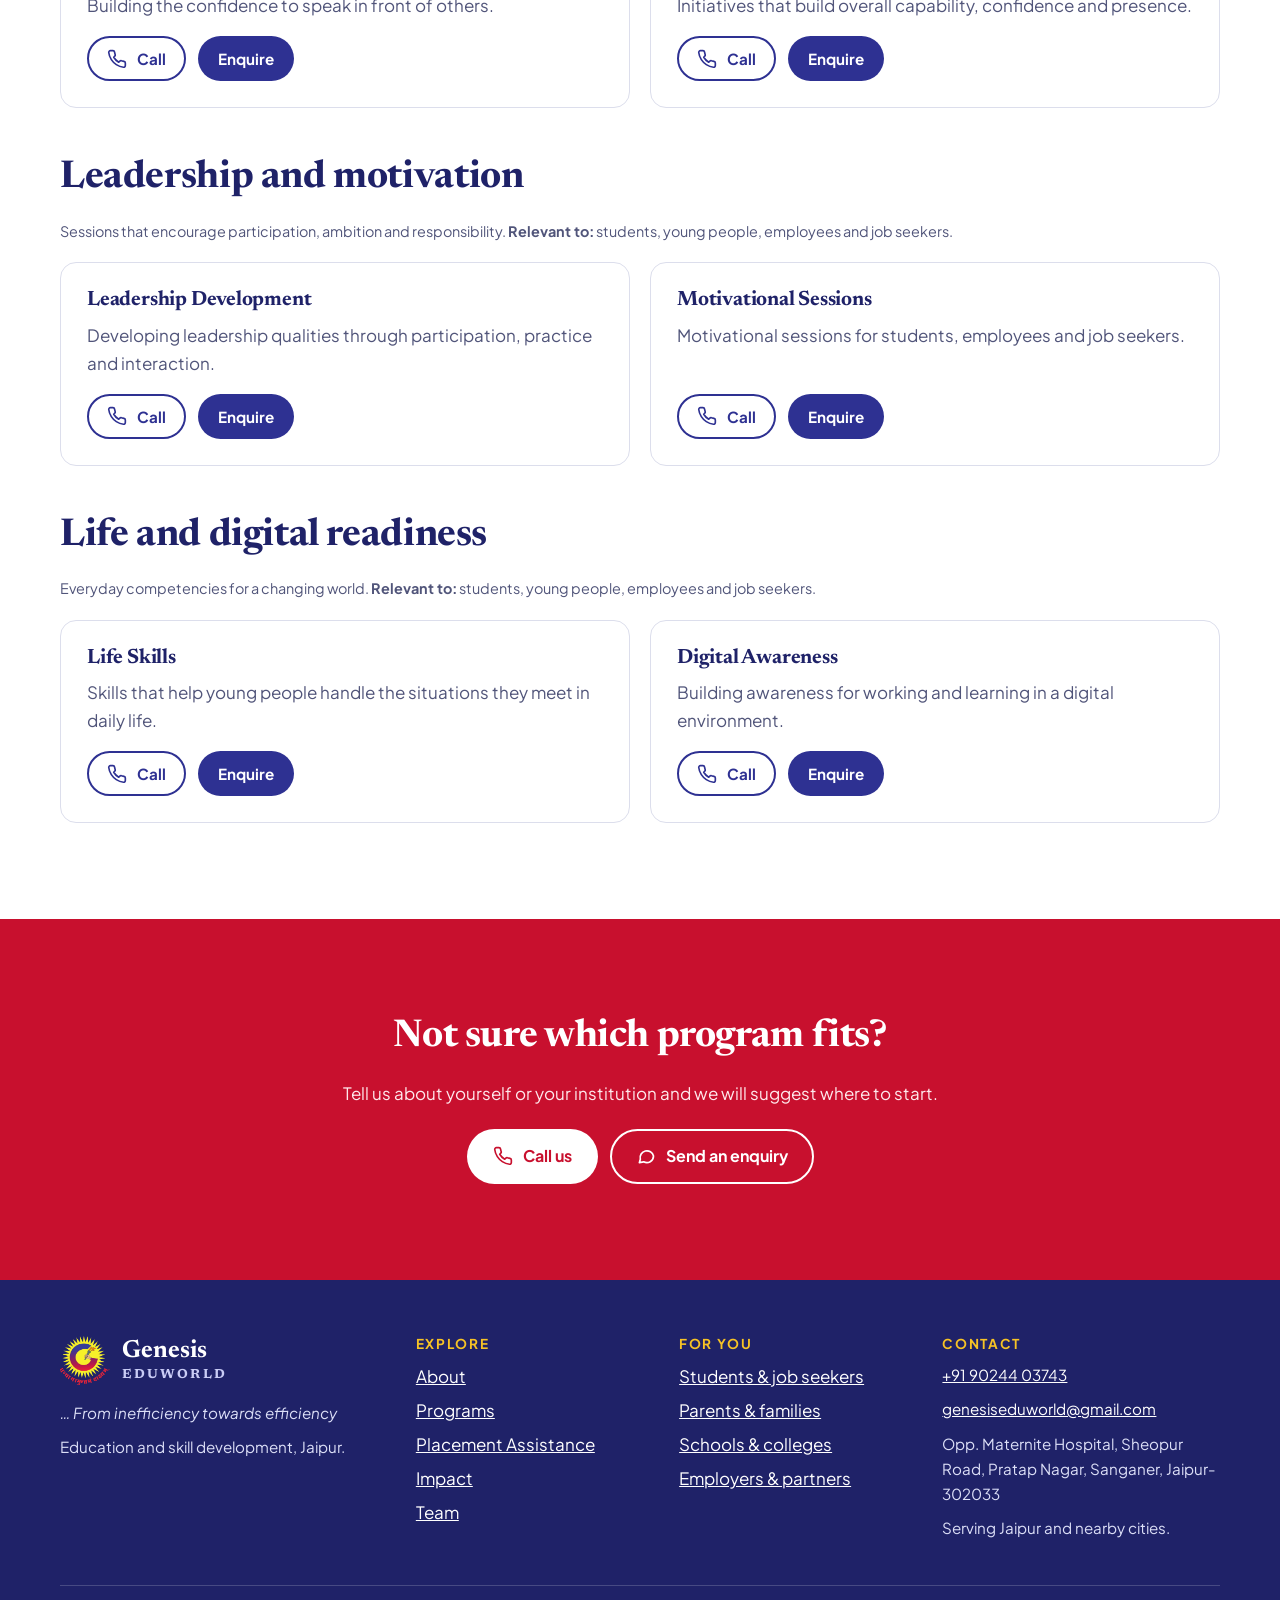
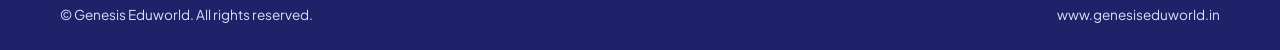
<file: programs.html>
<!doctype html>
<html lang="en">
<head>
<meta charset="utf-8">
<meta name="viewport" content="width=device-width,initial-scale=1">
<title>Programs and Skills — Genesis Eduworld</title>
<meta name="description" content="Twelve focus areas: skill development, soft skills, communication, interview preparation, leadership, life skills and more.">
<meta name="theme-color" content="#2E3192">
<link rel="icon" href="assets/favicon.png">
<link rel="preconnect" href="https://fonts.googleapis.com"><link rel="preconnect" href="https://fonts.gstatic.com" crossorigin>
<link href="https://fonts.googleapis.com/css2?family=Newsreader:opsz,wght@6..72,600;6..72,700&family=Plus+Jakarta+Sans:wght@400;500;600;700&display=swap" rel="stylesheet">
<link rel="stylesheet" href="css/style.css">
</head>
<body>
<a class="skip" href="#main">Skip to main content</a>
<header class="site-header">
<div class="wrap bar">
<a class="brand" href="index.html" aria-label="Genesis Eduworld, home"><img src="assets/logo-sm.png" width="50" height="50" alt=""><span class="brand-text"><b>Genesis</b><span>EDUWORLD</span></span></a>
<button class="menu-btn" type="button" aria-expanded="false" aria-controls="site-nav"><span class="bars" aria-hidden="true"></span><span class="lbl">Menu</span></button>
<nav class="nav" id="site-nav" aria-label="Main"><ul><li><a href="about.html">About</a></li><li><a href="programs.html" aria-current="page">Programs</a></li><li><a href="placement.html">Placement Assistance</a></li><li><a href="impact.html">Impact</a></li><li><a href="team.html">Team</a></li><li><a href="contact.html">Contact</a></li><li class="nav-cta"><a href="contact.html#enquiry">Send an enquiry</a></li></ul></nav>
</div>
</header>
<main id="main">
<section class="page-hero"><div class="wrap"><span class="eyebrow">Programs and skills</span><h1>Twelve focus areas for study, work and life</h1><p class="lead">Choose the area that fits your goals, or tell us what you need and we will point you in the right direction.</p></div></section><section><div class="wrap"><p class="lead" style="max-width:720px">Genesis Eduworld offers training, workshops, mentoring and motivational sessions for students, young people, employees and job seekers.</p><div style="margin-top:48px"><h2>Careers and employability</h2><p class="fine" style="margin-bottom:1.2rem">Practical preparation for study-to-work transitions and job searches. <strong>Relevant to:</strong> students, young people, employees and job seekers.</p><div class="grid g2"><article class="card"><h3>Skill Development</h3><p>Structured training and workshops that build the competencies students and young people need to perform well.</p>
<div class="actions" style="margin-top:auto"><a class="btn btn-outline btn-sm" href="tel:+919024403743"><svg viewBox="0 0 24 24" fill="none" stroke="currentColor" stroke-width="2" stroke-linecap="round" stroke-linejoin="round" aria-hidden="true"><path d="M22 16.9v3a2 2 0 0 1-2.2 2 19.8 19.8 0 0 1-8.6-3.1 19.5 19.5 0 0 1-6-6A19.8 19.8 0 0 1 2.1 4.2 2 2 0 0 1 4.1 2h3a2 2 0 0 1 2 1.7c.1 1 .4 1.9.7 2.8a2 2 0 0 1-.5 2.1L8.1 9.9a16 16 0 0 0 6 6l1.3-1.3a2 2 0 0 1 2.1-.4c.9.3 1.8.6 2.8.7a2 2 0 0 1 1.7 2z"/></svg>Call</a><a class="btn btn-wa btn-sm" data-whatsapp hidden href="#"><svg viewBox="0 0 24 24" fill="none" stroke="currentColor" stroke-width="2" stroke-linecap="round" stroke-linejoin="round" aria-hidden="true"><path d="M3 21l1.7-5.1A8.5 8.5 0 1 1 8 19.3L3 21z"/><path d="M9 10c0 3 2.5 5 5 5l1.2-1.4-2-1-.8.8c-.9-.4-1.6-1.100-2-2l.8-.8-1-2z"/></svg>WhatsApp</a><a class="btn btn-blue btn-sm" href="contact.html?program=Skill+Development#enquiry">Enquire</a></div></article><article class="card"><h3>Employability Enhancement</h3><p>Building the skills that help people move from education into employment.</p>
<div class="actions" style="margin-top:auto"><a class="btn btn-outline btn-sm" href="tel:+919024403743"><svg viewBox="0 0 24 24" fill="none" stroke="currentColor" stroke-width="2" stroke-linecap="round" stroke-linejoin="round" aria-hidden="true"><path d="M22 16.9v3a2 2 0 0 1-2.2 2 19.8 19.8 0 0 1-8.6-3.1 19.5 19.5 0 0 1-6-6A19.8 19.8 0 0 1 2.1 4.2 2 2 0 0 1 4.1 2h3a2 2 0 0 1 2 1.7c.1 1 .4 1.9.7 2.8a2 2 0 0 1-.5 2.1L8.1 9.9a16 16 0 0 0 6 6l1.3-1.3a2 2 0 0 1 2.1-.4c.9.3 1.8.6 2.8.7a2 2 0 0 1 1.7 2z"/></svg>Call</a><a class="btn btn-wa btn-sm" data-whatsapp hidden href="#"><svg viewBox="0 0 24 24" fill="none" stroke="currentColor" stroke-width="2" stroke-linecap="round" stroke-linejoin="round" aria-hidden="true"><path d="M3 21l1.7-5.1A8.5 8.5 0 1 1 8 19.3L3 21z"/><path d="M9 10c0 3 2.5 5 5 5l1.2-1.4-2-1-.8.8c-.9-.4-1.6-1.100-2-2l.8-.8-1-2z"/></svg>WhatsApp</a><a class="btn btn-blue btn-sm" href="contact.html?program=Employability+Enhancement#enquiry">Enquire</a></div></article><article class="card"><h3>Career Guidance</h3><p>Guidance to help students and job seekers think through their direction and next steps.</p>
<div class="actions" style="margin-top:auto"><a class="btn btn-outline btn-sm" href="tel:+919024403743"><svg viewBox="0 0 24 24" fill="none" stroke="currentColor" stroke-width="2" stroke-linecap="round" stroke-linejoin="round" aria-hidden="true"><path d="M22 16.9v3a2 2 0 0 1-2.2 2 19.8 19.8 0 0 1-8.6-3.1 19.5 19.5 0 0 1-6-6A19.8 19.8 0 0 1 2.1 4.2 2 2 0 0 1 4.1 2h3a2 2 0 0 1 2 1.7c.1 1 .4 1.9.7 2.8a2 2 0 0 1-.5 2.1L8.1 9.9a16 16 0 0 0 6 6l1.3-1.3a2 2 0 0 1 2.1-.4c.9.3 1.8.6 2.8.7a2 2 0 0 1 1.7 2z"/></svg>Call</a><a class="btn btn-wa btn-sm" data-whatsapp hidden href="#"><svg viewBox="0 0 24 24" fill="none" stroke="currentColor" stroke-width="2" stroke-linecap="round" stroke-linejoin="round" aria-hidden="true"><path d="M3 21l1.7-5.1A8.5 8.5 0 1 1 8 19.3L3 21z"/><path d="M9 10c0 3 2.5 5 5 5l1.2-1.4-2-1-.8.8c-.9-.4-1.6-1.100-2-2l.8-.8-1-2z"/></svg>WhatsApp</a><a class="btn btn-blue btn-sm" href="contact.html?program=Career+Guidance#enquiry">Enquire</a></div></article><article class="card"><h3>Interview Preparation</h3><p>Preparing for interviews so candidates can present themselves with confidence.</p>
<div class="actions" style="margin-top:auto"><a class="btn btn-outline btn-sm" href="tel:+919024403743"><svg viewBox="0 0 24 24" fill="none" stroke="currentColor" stroke-width="2" stroke-linecap="round" stroke-linejoin="round" aria-hidden="true"><path d="M22 16.9v3a2 2 0 0 1-2.2 2 19.8 19.8 0 0 1-8.6-3.1 19.5 19.5 0 0 1-6-6A19.8 19.8 0 0 1 2.1 4.2 2 2 0 0 1 4.1 2h3a2 2 0 0 1 2 1.7c.1 1 .4 1.9.7 2.8a2 2 0 0 1-.5 2.1L8.1 9.9a16 16 0 0 0 6 6l1.3-1.3a2 2 0 0 1 2.1-.4c.9.3 1.8.6 2.8.7a2 2 0 0 1 1.7 2z"/></svg>Call</a><a class="btn btn-wa btn-sm" data-whatsapp hidden href="#"><svg viewBox="0 0 24 24" fill="none" stroke="currentColor" stroke-width="2" stroke-linecap="round" stroke-linejoin="round" aria-hidden="true"><path d="M3 21l1.7-5.1A8.5 8.5 0 1 1 8 19.3L3 21z"/><path d="M9 10c0 3 2.5 5 5 5l1.2-1.4-2-1-.8.8c-.9-.4-1.6-1.100-2-2l.8-.8-1-2z"/></svg>WhatsApp</a><a class="btn btn-blue btn-sm" href="contact.html?program=Interview+Preparation#enquiry">Enquire</a></div></article></div></div><div style="margin-top:48px"><h2>Communication and personality</h2><p class="fine" style="margin-bottom:1.2rem">Confidence and presence for classrooms, workplaces and everyday life. <strong>Relevant to:</strong> students, young people, employees and job seekers.</p><div class="grid g2"><article class="card"><h3>Soft Skills Training</h3><p>Training in the interpersonal skills that support academic, workplace and everyday success.</p>
<div class="actions" style="margin-top:auto"><a class="btn btn-outline btn-sm" href="tel:+919024403743"><svg viewBox="0 0 24 24" fill="none" stroke="currentColor" stroke-width="2" stroke-linecap="round" stroke-linejoin="round" aria-hidden="true"><path d="M22 16.9v3a2 2 0 0 1-2.2 2 19.8 19.8 0 0 1-8.6-3.1 19.5 19.5 0 0 1-6-6A19.8 19.8 0 0 1 2.1 4.2 2 2 0 0 1 4.1 2h3a2 2 0 0 1 2 1.7c.1 1 .4 1.9.7 2.8a2 2 0 0 1-.5 2.1L8.1 9.9a16 16 0 0 0 6 6l1.3-1.3a2 2 0 0 1 2.1-.4c.9.3 1.8.6 2.8.7a2 2 0 0 1 1.7 2z"/></svg>Call</a><a class="btn btn-wa btn-sm" data-whatsapp hidden href="#"><svg viewBox="0 0 24 24" fill="none" stroke="currentColor" stroke-width="2" stroke-linecap="round" stroke-linejoin="round" aria-hidden="true"><path d="M3 21l1.7-5.1A8.5 8.5 0 1 1 8 19.3L3 21z"/><path d="M9 10c0 3 2.5 5 5 5l1.2-1.4-2-1-.8.8c-.9-.4-1.6-1.100-2-2l.8-.8-1-2z"/></svg>WhatsApp</a><a class="btn btn-blue btn-sm" href="contact.html?program=Soft+Skills+Training#enquiry">Enquire</a></div></article><article class="card"><h3>Communication Skills</h3><p>Learning to express ideas clearly, in conversation and in more formal settings.</p>
<div class="actions" style="margin-top:auto"><a class="btn btn-outline btn-sm" href="tel:+919024403743"><svg viewBox="0 0 24 24" fill="none" stroke="currentColor" stroke-width="2" stroke-linecap="round" stroke-linejoin="round" aria-hidden="true"><path d="M22 16.9v3a2 2 0 0 1-2.2 2 19.8 19.8 0 0 1-8.6-3.1 19.5 19.5 0 0 1-6-6A19.8 19.8 0 0 1 2.1 4.2 2 2 0 0 1 4.1 2h3a2 2 0 0 1 2 1.7c.1 1 .4 1.9.7 2.8a2 2 0 0 1-.5 2.1L8.1 9.9a16 16 0 0 0 6 6l1.3-1.3a2 2 0 0 1 2.1-.4c.9.3 1.8.6 2.8.7a2 2 0 0 1 1.7 2z"/></svg>Call</a><a class="btn btn-wa btn-sm" data-whatsapp hidden href="#"><svg viewBox="0 0 24 24" fill="none" stroke="currentColor" stroke-width="2" stroke-linecap="round" stroke-linejoin="round" aria-hidden="true"><path d="M3 21l1.7-5.1A8.5 8.5 0 1 1 8 19.3L3 21z"/><path d="M9 10c0 3 2.5 5 5 5l1.2-1.4-2-1-.8.8c-.9-.4-1.6-1.100-2-2l.8-.8-1-2z"/></svg>WhatsApp</a><a class="btn btn-blue btn-sm" href="contact.html?program=Communication+Skills#enquiry">Enquire</a></div></article><article class="card"><h3>Public Speaking</h3><p>Building the confidence to speak in front of others.</p>
<div class="actions" style="margin-top:auto"><a class="btn btn-outline btn-sm" href="tel:+919024403743"><svg viewBox="0 0 24 24" fill="none" stroke="currentColor" stroke-width="2" stroke-linecap="round" stroke-linejoin="round" aria-hidden="true"><path d="M22 16.9v3a2 2 0 0 1-2.2 2 19.8 19.8 0 0 1-8.6-3.1 19.5 19.5 0 0 1-6-6A19.8 19.8 0 0 1 2.1 4.2 2 2 0 0 1 4.1 2h3a2 2 0 0 1 2 1.7c.1 1 .4 1.9.7 2.8a2 2 0 0 1-.5 2.1L8.1 9.9a16 16 0 0 0 6 6l1.3-1.3a2 2 0 0 1 2.1-.4c.9.3 1.8.6 2.8.7a2 2 0 0 1 1.7 2z"/></svg>Call</a><a class="btn btn-wa btn-sm" data-whatsapp hidden href="#"><svg viewBox="0 0 24 24" fill="none" stroke="currentColor" stroke-width="2" stroke-linecap="round" stroke-linejoin="round" aria-hidden="true"><path d="M3 21l1.7-5.1A8.5 8.5 0 1 1 8 19.3L3 21z"/><path d="M9 10c0 3 2.5 5 5 5l1.2-1.4-2-1-.8.8c-.9-.4-1.6-1.100-2-2l.8-.8-1-2z"/></svg>WhatsApp</a><a class="btn btn-blue btn-sm" href="contact.html?program=Public+Speaking#enquiry">Enquire</a></div></article><article class="card"><h3>Personality Development</h3><p>Initiatives that build overall capability, confidence and presence.</p>
<div class="actions" style="margin-top:auto"><a class="btn btn-outline btn-sm" href="tel:+919024403743"><svg viewBox="0 0 24 24" fill="none" stroke="currentColor" stroke-width="2" stroke-linecap="round" stroke-linejoin="round" aria-hidden="true"><path d="M22 16.9v3a2 2 0 0 1-2.2 2 19.8 19.8 0 0 1-8.6-3.1 19.5 19.5 0 0 1-6-6A19.8 19.8 0 0 1 2.1 4.2 2 2 0 0 1 4.1 2h3a2 2 0 0 1 2 1.7c.1 1 .4 1.9.7 2.8a2 2 0 0 1-.5 2.1L8.1 9.9a16 16 0 0 0 6 6l1.3-1.3a2 2 0 0 1 2.1-.4c.9.3 1.8.6 2.8.7a2 2 0 0 1 1.7 2z"/></svg>Call</a><a class="btn btn-wa btn-sm" data-whatsapp hidden href="#"><svg viewBox="0 0 24 24" fill="none" stroke="currentColor" stroke-width="2" stroke-linecap="round" stroke-linejoin="round" aria-hidden="true"><path d="M3 21l1.7-5.1A8.5 8.5 0 1 1 8 19.3L3 21z"/><path d="M9 10c0 3 2.5 5 5 5l1.2-1.4-2-1-.8.8c-.9-.4-1.6-1.100-2-2l.8-.8-1-2z"/></svg>WhatsApp</a><a class="btn btn-blue btn-sm" href="contact.html?program=Personality+Development#enquiry">Enquire</a></div></article></div></div><div style="margin-top:48px"><h2>Leadership and motivation</h2><p class="fine" style="margin-bottom:1.2rem">Sessions that encourage participation, ambition and responsibility. <strong>Relevant to:</strong> students, young people, employees and job seekers.</p><div class="grid g2"><article class="card"><h3>Leadership Development</h3><p>Developing leadership qualities through participation, practice and interaction.</p>
<div class="actions" style="margin-top:auto"><a class="btn btn-outline btn-sm" href="tel:+919024403743"><svg viewBox="0 0 24 24" fill="none" stroke="currentColor" stroke-width="2" stroke-linecap="round" stroke-linejoin="round" aria-hidden="true"><path d="M22 16.9v3a2 2 0 0 1-2.2 2 19.8 19.8 0 0 1-8.6-3.1 19.5 19.5 0 0 1-6-6A19.8 19.8 0 0 1 2.1 4.2 2 2 0 0 1 4.1 2h3a2 2 0 0 1 2 1.7c.1 1 .4 1.9.7 2.8a2 2 0 0 1-.5 2.1L8.1 9.9a16 16 0 0 0 6 6l1.3-1.3a2 2 0 0 1 2.1-.4c.9.3 1.8.6 2.8.7a2 2 0 0 1 1.7 2z"/></svg>Call</a><a class="btn btn-wa btn-sm" data-whatsapp hidden href="#"><svg viewBox="0 0 24 24" fill="none" stroke="currentColor" stroke-width="2" stroke-linecap="round" stroke-linejoin="round" aria-hidden="true"><path d="M3 21l1.7-5.1A8.5 8.5 0 1 1 8 19.3L3 21z"/><path d="M9 10c0 3 2.5 5 5 5l1.2-1.4-2-1-.8.8c-.9-.4-1.6-1.100-2-2l.8-.8-1-2z"/></svg>WhatsApp</a><a class="btn btn-blue btn-sm" href="contact.html?program=Leadership+Development#enquiry">Enquire</a></div></article><article class="card"><h3>Motivational Sessions</h3><p>Motivational sessions for students, employees and job seekers.</p>
<div class="actions" style="margin-top:auto"><a class="btn btn-outline btn-sm" href="tel:+919024403743"><svg viewBox="0 0 24 24" fill="none" stroke="currentColor" stroke-width="2" stroke-linecap="round" stroke-linejoin="round" aria-hidden="true"><path d="M22 16.9v3a2 2 0 0 1-2.2 2 19.8 19.8 0 0 1-8.6-3.1 19.5 19.5 0 0 1-6-6A19.8 19.8 0 0 1 2.1 4.2 2 2 0 0 1 4.1 2h3a2 2 0 0 1 2 1.7c.1 1 .4 1.9.7 2.8a2 2 0 0 1-.5 2.1L8.1 9.9a16 16 0 0 0 6 6l1.3-1.3a2 2 0 0 1 2.1-.4c.9.3 1.8.6 2.8.7a2 2 0 0 1 1.7 2z"/></svg>Call</a><a class="btn btn-wa btn-sm" data-whatsapp hidden href="#"><svg viewBox="0 0 24 24" fill="none" stroke="currentColor" stroke-width="2" stroke-linecap="round" stroke-linejoin="round" aria-hidden="true"><path d="M3 21l1.7-5.1A8.5 8.5 0 1 1 8 19.3L3 21z"/><path d="M9 10c0 3 2.5 5 5 5l1.2-1.4-2-1-.8.8c-.9-.4-1.6-1.100-2-2l.8-.8-1-2z"/></svg>WhatsApp</a><a class="btn btn-blue btn-sm" href="contact.html?program=Motivational+Sessions#enquiry">Enquire</a></div></article></div></div><div style="margin-top:48px"><h2>Life and digital readiness</h2><p class="fine" style="margin-bottom:1.2rem">Everyday competencies for a changing world. <strong>Relevant to:</strong> students, young people, employees and job seekers.</p><div class="grid g2"><article class="card"><h3>Life Skills</h3><p>Skills that help young people handle the situations they meet in daily life.</p>
<div class="actions" style="margin-top:auto"><a class="btn btn-outline btn-sm" href="tel:+919024403743"><svg viewBox="0 0 24 24" fill="none" stroke="currentColor" stroke-width="2" stroke-linecap="round" stroke-linejoin="round" aria-hidden="true"><path d="M22 16.9v3a2 2 0 0 1-2.2 2 19.8 19.8 0 0 1-8.6-3.1 19.5 19.5 0 0 1-6-6A19.8 19.8 0 0 1 2.1 4.2 2 2 0 0 1 4.1 2h3a2 2 0 0 1 2 1.7c.1 1 .4 1.9.7 2.8a2 2 0 0 1-.5 2.1L8.1 9.9a16 16 0 0 0 6 6l1.3-1.3a2 2 0 0 1 2.1-.4c.9.3 1.8.6 2.8.7a2 2 0 0 1 1.7 2z"/></svg>Call</a><a class="btn btn-wa btn-sm" data-whatsapp hidden href="#"><svg viewBox="0 0 24 24" fill="none" stroke="currentColor" stroke-width="2" stroke-linecap="round" stroke-linejoin="round" aria-hidden="true"><path d="M3 21l1.7-5.1A8.5 8.5 0 1 1 8 19.3L3 21z"/><path d="M9 10c0 3 2.5 5 5 5l1.2-1.4-2-1-.8.8c-.9-.4-1.6-1.100-2-2l.8-.8-1-2z"/></svg>WhatsApp</a><a class="btn btn-blue btn-sm" href="contact.html?program=Life+Skills#enquiry">Enquire</a></div></article><article class="card"><h3>Digital Awareness</h3><p>Building awareness for working and learning in a digital environment.</p>
<div class="actions" style="margin-top:auto"><a class="btn btn-outline btn-sm" href="tel:+919024403743"><svg viewBox="0 0 24 24" fill="none" stroke="currentColor" stroke-width="2" stroke-linecap="round" stroke-linejoin="round" aria-hidden="true"><path d="M22 16.9v3a2 2 0 0 1-2.2 2 19.8 19.8 0 0 1-8.6-3.1 19.5 19.5 0 0 1-6-6A19.8 19.8 0 0 1 2.1 4.2 2 2 0 0 1 4.1 2h3a2 2 0 0 1 2 1.7c.1 1 .4 1.9.7 2.8a2 2 0 0 1-.5 2.1L8.1 9.9a16 16 0 0 0 6 6l1.3-1.3a2 2 0 0 1 2.1-.4c.9.3 1.8.6 2.8.7a2 2 0 0 1 1.7 2z"/></svg>Call</a><a class="btn btn-wa btn-sm" data-whatsapp hidden href="#"><svg viewBox="0 0 24 24" fill="none" stroke="currentColor" stroke-width="2" stroke-linecap="round" stroke-linejoin="round" aria-hidden="true"><path d="M3 21l1.7-5.1A8.5 8.5 0 1 1 8 19.3L3 21z"/><path d="M9 10c0 3 2.5 5 5 5l1.2-1.4-2-1-.8.8c-.9-.4-1.6-1.100-2-2l.8-.8-1-2z"/></svg>WhatsApp</a><a class="btn btn-blue btn-sm" href="contact.html?program=Digital+Awareness#enquiry">Enquire</a></div></article></div></div></div></section><section class="cta" aria-labelledby="cta-h"><div class="wrap"><h2 id="cta-h">Not sure which program fits?</h2><p>Tell us about yourself or your institution and we will suggest where to start.</p>
<div class="actions"><a class="btn btn-primary" href="tel:+919024403743"><svg viewBox="0 0 24 24" fill="none" stroke="currentColor" stroke-width="2" stroke-linecap="round" stroke-linejoin="round" aria-hidden="true"><path d="M22 16.9v3a2 2 0 0 1-2.2 2 19.8 19.8 0 0 1-8.6-3.1 19.5 19.5 0 0 1-6-6A19.8 19.8 0 0 1 2.1 4.2 2 2 0 0 1 4.1 2h3a2 2 0 0 1 2 1.7c.1 1 .4 1.9.7 2.8a2 2 0 0 1-.5 2.1L8.1 9.9a16 16 0 0 0 6 6l1.3-1.3a2 2 0 0 1 2.1-.4c.9.3 1.8.6 2.8.7a2 2 0 0 1 1.7 2z"/></svg>Call us</a><a class="btn btn-wa" data-whatsapp hidden href="#"><svg viewBox="0 0 24 24" fill="none" stroke="currentColor" stroke-width="2" stroke-linecap="round" stroke-linejoin="round" aria-hidden="true"><path d="M3 21l1.7-5.1A8.5 8.5 0 1 1 8 19.3L3 21z"/><path d="M9 10c0 3 2.5 5 5 5l1.2-1.4-2-1-.8.8c-.9-.4-1.6-1.100-2-2l.8-.8-1-2z"/></svg>WhatsApp us</a><a class="btn btn-outline" href="contact.html#enquiry"><svg viewBox="0 0 24 24" fill="none" stroke="currentColor" stroke-width="2" stroke-linecap="round" stroke-linejoin="round" aria-hidden="true"><path d="M21 12a8 8 0 0 1-11.800 7L4 20l1.200-4.200A8 8 0 1 1 21 12z"/></svg>Send an enquiry</a></div></div></section></main>
<footer class="site-footer"><div class="wrap">
<div class="foot">
<div><a class="brand" href="index.html" aria-label="Genesis Eduworld, home"><img src="assets/logo-sm.png" width="50" height="50" alt=""><span class="brand-text"><b>Genesis</b><span>EDUWORLD</span></span></a>
<p style="margin-top:14px"><em>… From inefficiency towards efficiency</em></p><p>Education and skill development, Jaipur.</p></div>
<div><h2>Explore</h2><ul><li><a href="about.html">About</a></li><li><a href="programs.html">Programs</a></li><li><a href="placement.html">Placement Assistance</a></li><li><a href="impact.html">Impact</a></li><li><a href="team.html">Team</a></li></ul></div>
<div><h2>For you</h2><ul><li><a href="programs.html">Students &amp; job seekers</a></li><li><a href="contact.html?as=parent#enquiry">Parents &amp; families</a></li><li><a href="contact.html?as=institution#enquiry">Schools &amp; colleges</a></li><li><a href="placement.html#employers">Employers &amp; partners</a></li></ul></div>
<div><h2>Contact</h2>
<p><a href="tel:+919024403743">+91 90244 03743</a></p><p><a href="mailto:genesiseduworld@gmail.com">genesiseduworld@gmail.com</a></p>
<p>Opp. Maternite Hospital, Sheopur Road, Pratap Nagar, Sanganer, Jaipur-302033</p>
<p>Serving Jaipur and nearby cities.</p></div>
</div>
<div class="copy"><span>© Genesis Eduworld. All rights reserved.</span><span>www.genesiseduworld.in</span></div>
</div></footer>
<div class="mbar" role="group" aria-label="Quick contact">
<a class="btn btn-primary" href="tel:+919024403743"><svg viewBox="0 0 24 24" fill="none" stroke="currentColor" stroke-width="2" stroke-linecap="round" stroke-linejoin="round" aria-hidden="true"><path d="M22 16.9v3a2 2 0 0 1-2.2 2 19.8 19.8 0 0 1-8.6-3.1 19.5 19.5 0 0 1-6-6A19.8 19.8 0 0 1 2.1 4.2 2 2 0 0 1 4.1 2h3a2 2 0 0 1 2 1.7c.1 1 .4 1.9.7 2.8a2 2 0 0 1-.5 2.1L8.1 9.9a16 16 0 0 0 6 6l1.3-1.3a2 2 0 0 1 2.1-.4c.9.3 1.8.6 2.8.7a2 2 0 0 1 1.7 2z"/></svg>Call</a>
<a class="btn btn-wa" data-whatsapp hidden href="#"><svg viewBox="0 0 24 24" fill="none" stroke="currentColor" stroke-width="2" stroke-linecap="round" stroke-linejoin="round" aria-hidden="true"><path d="M3 21l1.7-5.1A8.5 8.5 0 1 1 8 19.3L3 21z"/><path d="M9 10c0 3 2.5 5 5 5l1.2-1.4-2-1-.8.8c-.9-.4-1.6-1.100-2-2l.8-.8-1-2z"/></svg>WhatsApp</a>
<a class="btn btn-blue" href="contact.html#enquiry"><svg viewBox="0 0 24 24" fill="none" stroke="currentColor" stroke-width="2" stroke-linecap="round" stroke-linejoin="round" aria-hidden="true"><path d="M21 12a8 8 0 0 1-11.800 7L4 20l1.200-4.200A8 8 0 1 1 21 12z"/></svg>Enquire</a>
</div>
<script src="js/config.js"></script>
<script src="js/main.js"></script>
</body>
</html>
</file>
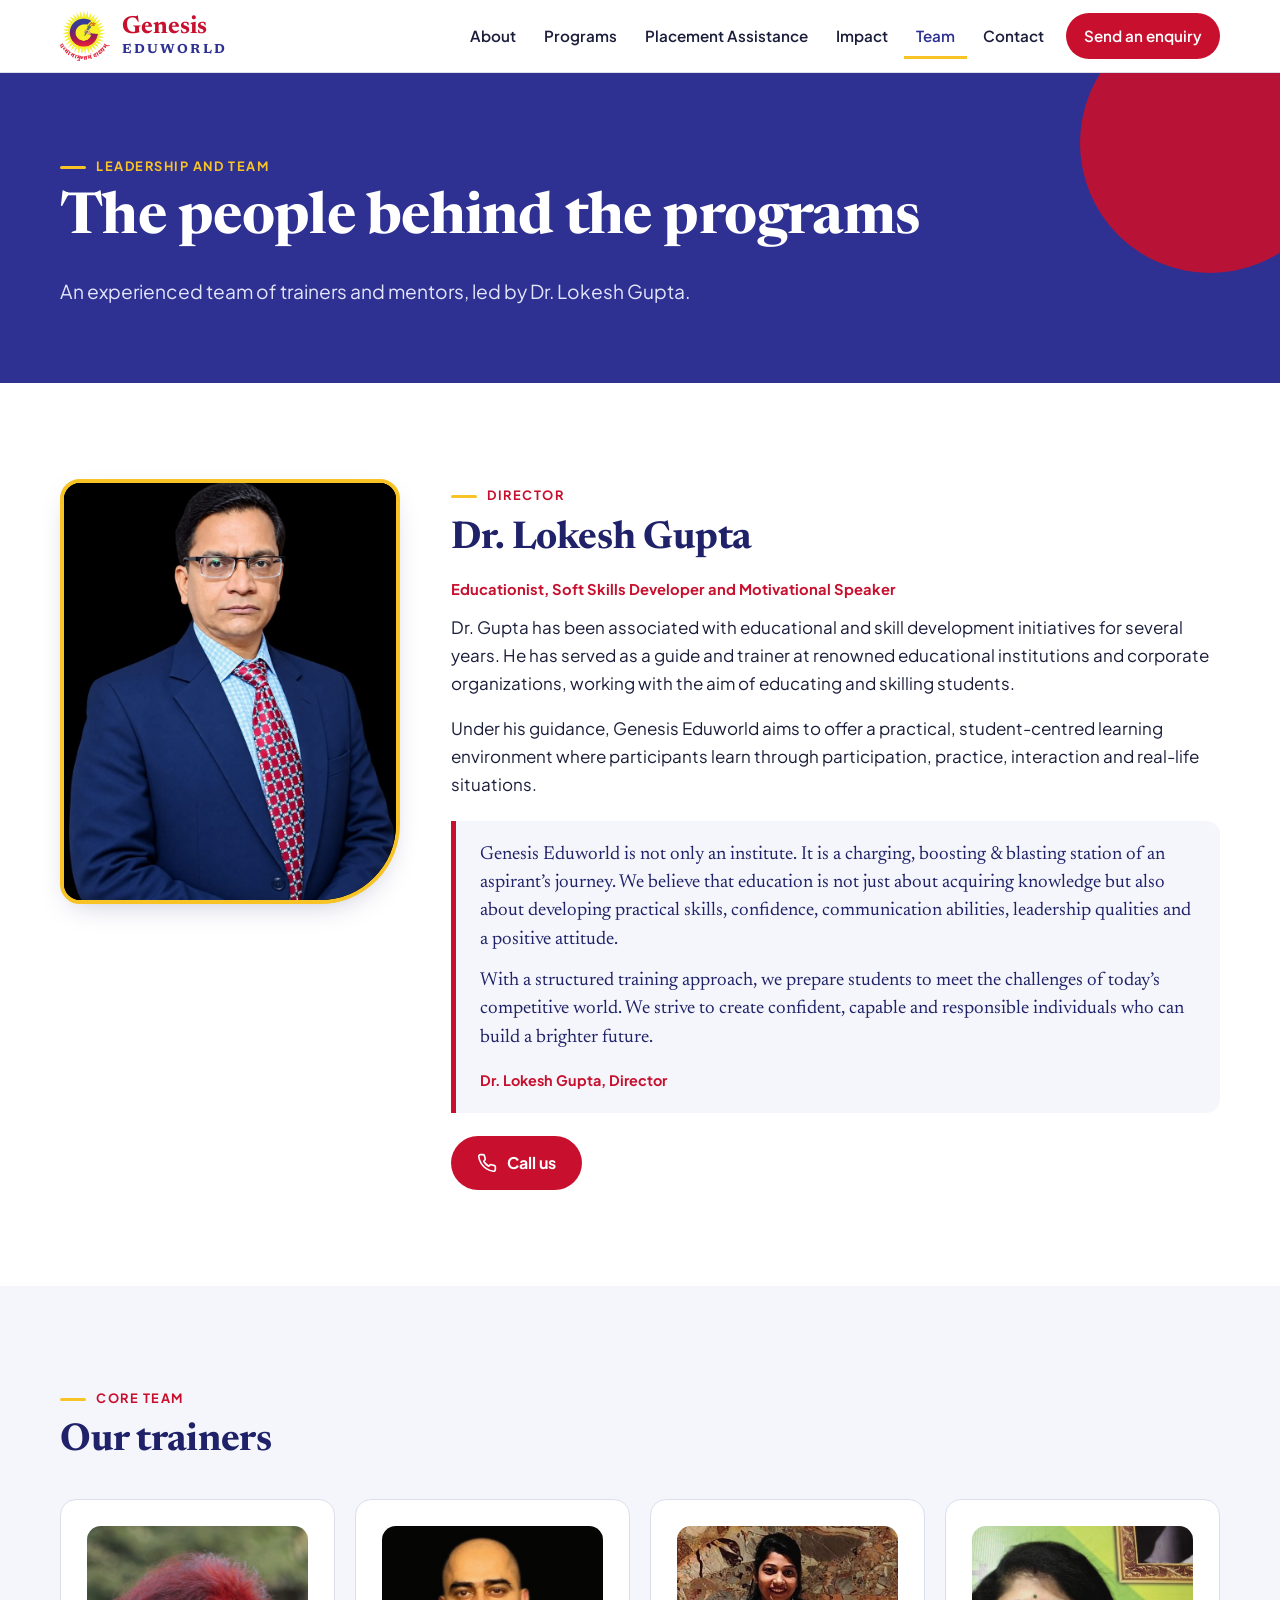
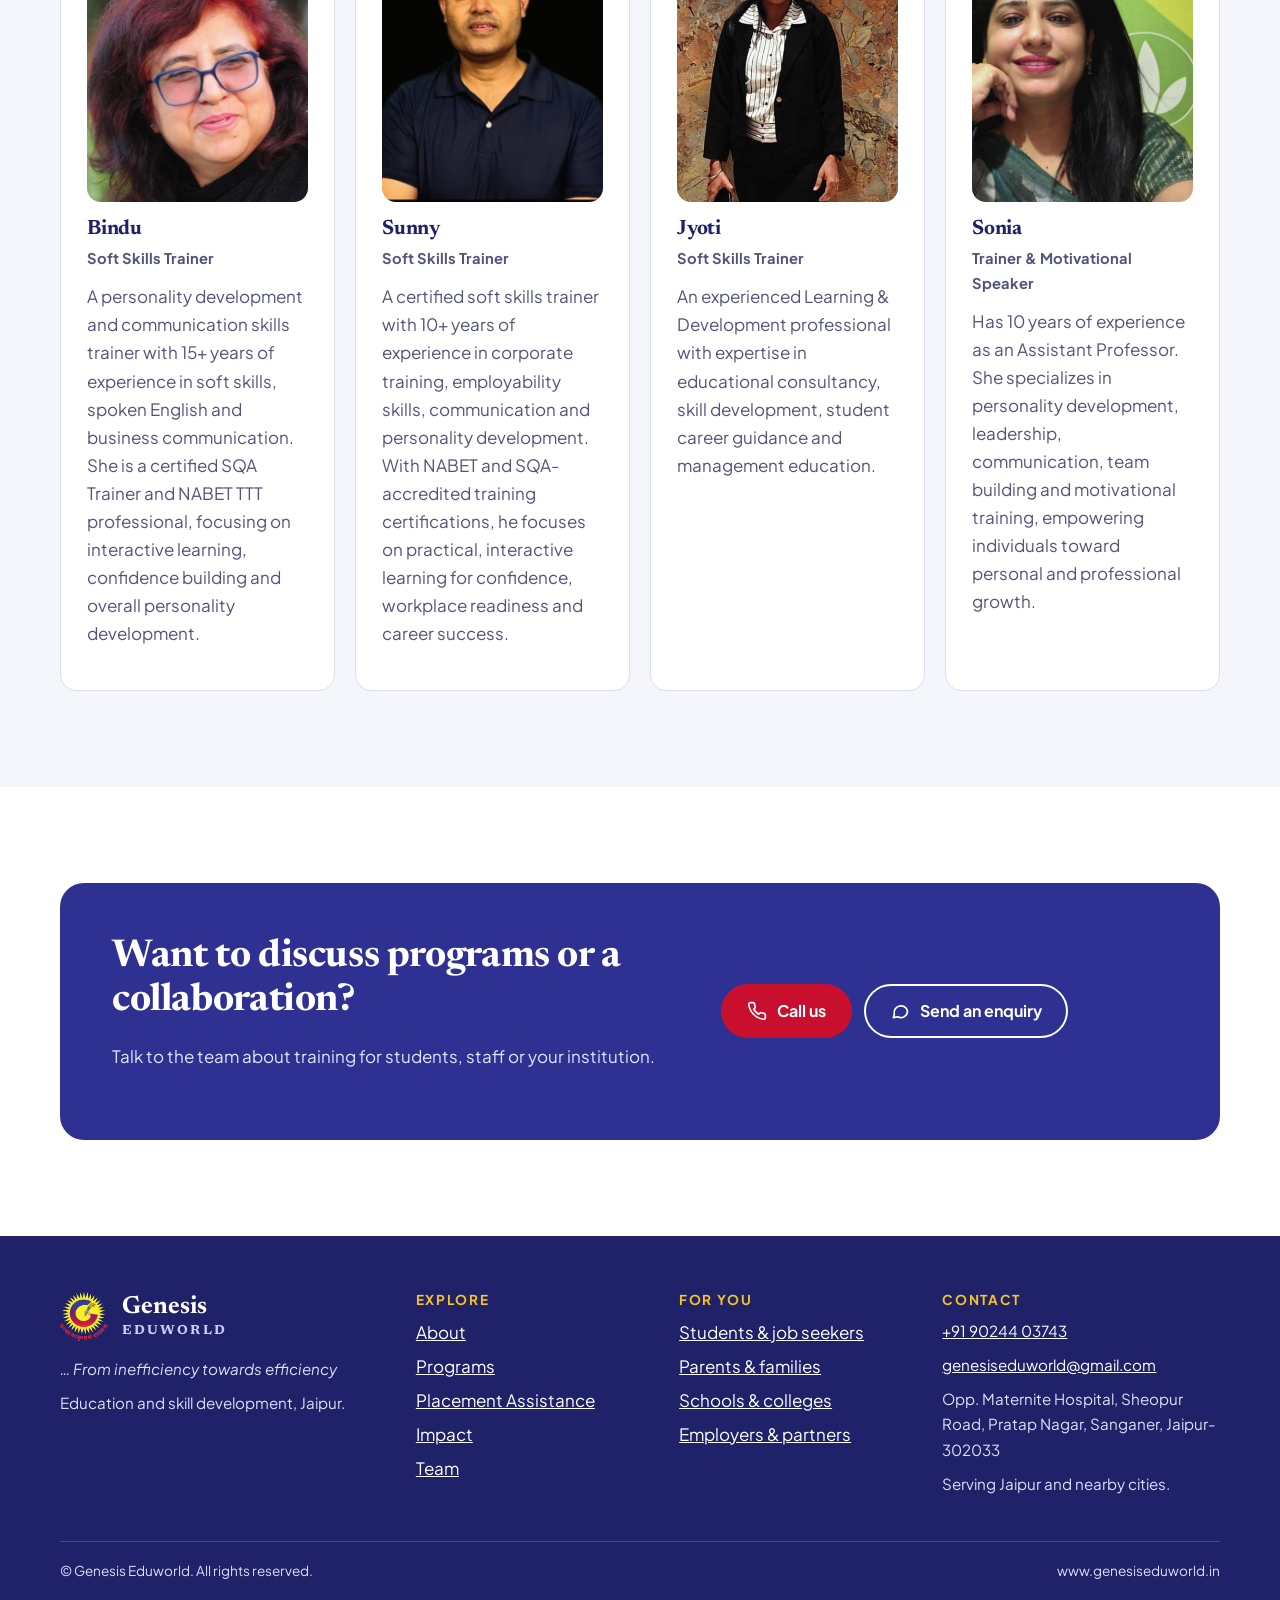
<file: team.html>
<!doctype html>
<html lang="en">
<head>
<meta charset="utf-8">
<meta name="viewport" content="width=device-width,initial-scale=1">
<title>Leadership and Team — Genesis Eduworld</title>
<meta name="description" content="Meet Dr. Lokesh Gupta and the Genesis Eduworld team of soft skills trainers.">
<meta name="theme-color" content="#2E3192">
<link rel="icon" href="assets/favicon.png">
<link rel="preconnect" href="https://fonts.googleapis.com"><link rel="preconnect" href="https://fonts.gstatic.com" crossorigin>
<link href="https://fonts.googleapis.com/css2?family=Newsreader:opsz,wght@6..72,600;6..72,700&family=Plus+Jakarta+Sans:wght@400;500;600;700&display=swap" rel="stylesheet">
<link rel="stylesheet" href="css/style.css">
</head>
<body>
<a class="skip" href="#main">Skip to main content</a>
<header class="site-header">
<div class="wrap bar">
<a class="brand" href="index.html" aria-label="Genesis Eduworld, home"><img src="assets/logo-sm.png" width="50" height="50" alt=""><span class="brand-text"><b>Genesis</b><span>EDUWORLD</span></span></a>
<button class="menu-btn" type="button" aria-expanded="false" aria-controls="site-nav"><span class="bars" aria-hidden="true"></span><span class="lbl">Menu</span></button>
<nav class="nav" id="site-nav" aria-label="Main"><ul><li><a href="about.html">About</a></li><li><a href="programs.html">Programs</a></li><li><a href="placement.html">Placement Assistance</a></li><li><a href="impact.html">Impact</a></li><li><a href="team.html" aria-current="page">Team</a></li><li><a href="contact.html">Contact</a></li><li class="nav-cta"><a href="contact.html#enquiry">Send an enquiry</a></li></ul></nav>
</div>
</header>
<main id="main">
<section class="page-hero"><div class="wrap"><span class="eyebrow">Leadership and team</span><h1>The people behind the programs</h1><p class="lead">An experienced team of trainers and mentors, led by Dr. Lokesh Gupta.</p></div></section>
<section><div class="wrap">
<div class="director">
<div class="dir-photo"><img src="assets/lokesh-gupta.jpg" width="800" height="1067" alt="Dr. Lokesh Gupta, Director of Genesis Eduworld, in a navy suit and red patterned tie."></div>
<div><span class="eyebrow">Director</span><h2>Dr. Lokesh Gupta</h2>
<p class="role">Educationist, Soft Skills Developer and Motivational Speaker</p>
<p>Dr. Gupta has been associated with educational and skill development initiatives for several years. He has served as a guide and trainer at renowned educational institutions and corporate organizations, working with the aim of educating and skilling students.</p>
<p>Under his guidance, Genesis Eduworld aims to offer a practical, student-centred learning environment where participants learn through participation, practice, interaction and real-life situations.</p>
<blockquote class="pull"><p>Genesis Eduworld is not only an institute. It is a charging, boosting &amp; blasting station of an aspirant’s journey. We believe that education is not just about acquiring knowledge but also about developing practical skills, confidence, communication abilities, leadership qualities and a positive attitude.</p><p>With a structured training approach, we prepare students to meet the challenges of today’s competitive world. We strive to create confident, capable and responsible individuals who can build a brighter future.</p><cite>Dr. Lokesh Gupta, Director</cite></blockquote>
<div class="actions"><a class="btn btn-primary" href="tel:+919024403743"><svg viewBox="0 0 24 24" fill="none" stroke="currentColor" stroke-width="2" stroke-linecap="round" stroke-linejoin="round" aria-hidden="true"><path d="M22 16.9v3a2 2 0 0 1-2.2 2 19.8 19.8 0 0 1-8.6-3.1 19.5 19.5 0 0 1-6-6A19.8 19.8 0 0 1 2.1 4.2 2 2 0 0 1 4.1 2h3a2 2 0 0 1 2 1.7c.1 1 .4 1.9.7 2.8a2 2 0 0 1-.5 2.1L8.1 9.9a16 16 0 0 0 6 6l1.3-1.3a2 2 0 0 1 2.1-.4c.9.3 1.8.6 2.8.7a2 2 0 0 1 1.7 2z"/></svg>Call us</a><a class="btn btn-wa" data-whatsapp hidden href="#"><svg viewBox="0 0 24 24" fill="none" stroke="currentColor" stroke-width="2" stroke-linecap="round" stroke-linejoin="round" aria-hidden="true"><path d="M3 21l1.7-5.1A8.5 8.5 0 1 1 8 19.3L3 21z"/><path d="M9 10c0 3 2.5 5 5 5l1.2-1.4-2-1-.8.8c-.9-.4-1.6-1.100-2-2l.8-.8-1-2z"/></svg>WhatsApp us</a><a class="btn btn-outline" style="background:transparent;color:#fff;border-color:#fff" href="contact.html#enquiry"><svg viewBox="0 0 24 24" fill="none" stroke="currentColor" stroke-width="2" stroke-linecap="round" stroke-linejoin="round" aria-hidden="true"><path d="M21 12a8 8 0 0 1-11.800 7L4 20l1.200-4.200A8 8 0 1 1 21 12z"/></svg>Send an enquiry</a></div>
</div></div>
</div></section>

<section class="tint" aria-labelledby="core-h"><div class="wrap">
<div class="sec-head"><span class="eyebrow">Core team</span><h2 id="core-h">Our trainers</h2></div>
<div class="grid g4">
<article class="card"><img class="portrait" src="assets/bindu.jpg" width="480" height="600" loading="lazy" alt="Portrait of Bindu"><h3>Bindu</h3><p class="role">Soft Skills Trainer</p><p>A personality development and communication skills trainer with 15+ years of experience in soft skills, spoken English and business communication. She is a certified SQA Trainer and NABET TTT professional, focusing on interactive learning, confidence building and overall personality development.</p></article>
<article class="card"><img class="portrait" src="assets/sunny.jpg" width="480" height="600" loading="lazy" alt="Portrait of Sunny"><h3>Sunny</h3><p class="role">Soft Skills Trainer</p><p>A certified soft skills trainer with 10+ years of experience in corporate training, employability skills, communication and personality development. With NABET and SQA-accredited training certifications, he focuses on practical, interactive learning for confidence, workplace readiness and career success.</p></article>
<article class="card"><img class="portrait" src="assets/jyoti.jpg" width="480" height="600" loading="lazy" alt="Portrait of Jyoti"><h3>Jyoti</h3><p class="role">Soft Skills Trainer</p><p>An experienced Learning &amp; Development professional with expertise in educational consultancy, skill development, student career guidance and management education.</p></article>
<article class="card"><img class="portrait" src="assets/sonia.jpg" width="480" height="600" loading="lazy" alt="Portrait of Sonia"><h3>Sonia</h3><p class="role">Trainer &amp; Motivational Speaker</p><p>Has 10 years of experience as an Assistant Professor. She specializes in personality development, leadership, communication, team building and motivational training, empowering individuals toward personal and professional growth.</p></article>
</div>

</div></section>

<section aria-labelledby="tc-h"><div class="wrap"><div class="band">
<div><h2 id="tc-h">Want to discuss programs or a collaboration?</h2><p>Talk to the team about training for students, staff or your institution.</p></div>
<div class="actions"><a class="btn btn-primary" href="tel:+919024403743"><svg viewBox="0 0 24 24" fill="none" stroke="currentColor" stroke-width="2" stroke-linecap="round" stroke-linejoin="round" aria-hidden="true"><path d="M22 16.9v3a2 2 0 0 1-2.2 2 19.8 19.8 0 0 1-8.6-3.1 19.5 19.5 0 0 1-6-6A19.8 19.8 0 0 1 2.1 4.2 2 2 0 0 1 4.1 2h3a2 2 0 0 1 2 1.7c.1 1 .4 1.9.7 2.8a2 2 0 0 1-.5 2.1L8.1 9.9a16 16 0 0 0 6 6l1.3-1.3a2 2 0 0 1 2.1-.4c.9.3 1.8.6 2.8.7a2 2 0 0 1 1.7 2z"/></svg>Call us</a><a class="btn btn-wa" data-whatsapp hidden href="#"><svg viewBox="0 0 24 24" fill="none" stroke="currentColor" stroke-width="2" stroke-linecap="round" stroke-linejoin="round" aria-hidden="true"><path d="M3 21l1.7-5.1A8.5 8.5 0 1 1 8 19.3L3 21z"/><path d="M9 10c0 3 2.5 5 5 5l1.2-1.4-2-1-.8.8c-.9-.4-1.6-1.100-2-2l.8-.8-1-2z"/></svg>WhatsApp us</a><a class="btn btn-outline" style="background:transparent;color:#fff;border-color:#fff" href="contact.html#enquiry"><svg viewBox="0 0 24 24" fill="none" stroke="currentColor" stroke-width="2" stroke-linecap="round" stroke-linejoin="round" aria-hidden="true"><path d="M21 12a8 8 0 0 1-11.800 7L4 20l1.200-4.200A8 8 0 1 1 21 12z"/></svg>Send an enquiry</a></div>
</div></div></section>
</main>
<footer class="site-footer"><div class="wrap">
<div class="foot">
<div><a class="brand" href="index.html" aria-label="Genesis Eduworld, home"><img src="assets/logo-sm.png" width="50" height="50" alt=""><span class="brand-text"><b>Genesis</b><span>EDUWORLD</span></span></a>
<p style="margin-top:14px"><em>… From inefficiency towards efficiency</em></p><p>Education and skill development, Jaipur.</p></div>
<div><h2>Explore</h2><ul><li><a href="about.html">About</a></li><li><a href="programs.html">Programs</a></li><li><a href="placement.html">Placement Assistance</a></li><li><a href="impact.html">Impact</a></li><li><a href="team.html">Team</a></li></ul></div>
<div><h2>For you</h2><ul><li><a href="programs.html">Students &amp; job seekers</a></li><li><a href="contact.html?as=parent#enquiry">Parents &amp; families</a></li><li><a href="contact.html?as=institution#enquiry">Schools &amp; colleges</a></li><li><a href="placement.html#employers">Employers &amp; partners</a></li></ul></div>
<div><h2>Contact</h2>
<p><a href="tel:+919024403743">+91 90244 03743</a></p><p><a href="mailto:genesiseduworld@gmail.com">genesiseduworld@gmail.com</a></p>
<p>Opp. Maternite Hospital, Sheopur Road, Pratap Nagar, Sanganer, Jaipur-302033</p>
<p>Serving Jaipur and nearby cities.</p></div>
</div>
<div class="copy"><span>© Genesis Eduworld. All rights reserved.</span><span>www.genesiseduworld.in</span></div>
</div></footer>
<div class="mbar" role="group" aria-label="Quick contact">
<a class="btn btn-primary" href="tel:+919024403743"><svg viewBox="0 0 24 24" fill="none" stroke="currentColor" stroke-width="2" stroke-linecap="round" stroke-linejoin="round" aria-hidden="true"><path d="M22 16.9v3a2 2 0 0 1-2.2 2 19.8 19.8 0 0 1-8.6-3.1 19.5 19.5 0 0 1-6-6A19.8 19.8 0 0 1 2.1 4.2 2 2 0 0 1 4.1 2h3a2 2 0 0 1 2 1.7c.1 1 .4 1.9.7 2.8a2 2 0 0 1-.5 2.1L8.1 9.9a16 16 0 0 0 6 6l1.3-1.3a2 2 0 0 1 2.1-.4c.9.3 1.8.6 2.8.7a2 2 0 0 1 1.7 2z"/></svg>Call</a>
<a class="btn btn-wa" data-whatsapp hidden href="#"><svg viewBox="0 0 24 24" fill="none" stroke="currentColor" stroke-width="2" stroke-linecap="round" stroke-linejoin="round" aria-hidden="true"><path d="M3 21l1.7-5.1A8.5 8.5 0 1 1 8 19.3L3 21z"/><path d="M9 10c0 3 2.5 5 5 5l1.2-1.4-2-1-.8.8c-.9-.4-1.6-1.100-2-2l.8-.8-1-2z"/></svg>WhatsApp</a>
<a class="btn btn-blue" href="contact.html#enquiry"><svg viewBox="0 0 24 24" fill="none" stroke="currentColor" stroke-width="2" stroke-linecap="round" stroke-linejoin="round" aria-hidden="true"><path d="M21 12a8 8 0 0 1-11.800 7L4 20l1.200-4.200A8 8 0 1 1 21 12z"/></svg>Enquire</a>
</div>
<script src="js/config.js"></script>
<script src="js/main.js"></script>
</body>
</html>
</file>
<file: css/style.css>
/* Genesis Eduworld — site styles */
:root{
  --red:#C8102E;        /* actions / emphasis (white text passes AA) */
  --red-dark:#A50D26;
  --blue:#2E3192;       /* structure */
  --blue-dark:#1F2268;
  --yellow:#F7C325;     /* sparing highlights */
  --ink:#1B1E3A;
  --muted:#51557A;
  --bg:#FFFFFF;
  --tint:#F5F6FB;
  --line:#DCDEEC;
  --radius:16px;
  --shadow:0 10px 30px -14px rgba(31,34,104,.35);
  --font:"Plus Jakarta Sans",system-ui,-apple-system,"Segoe UI",Roboto,Arial,sans-serif;
  --serif:"Newsreader","Times New Roman",Georgia,serif;
}
*,*::before,*::after{box-sizing:border-box}
html{scroll-behavior:smooth;-webkit-text-size-adjust:100%}
body{margin:0;font-family:var(--font);color:var(--ink);background:var(--bg);line-height:1.65;font-size:1.0625rem}
img{max-width:100%;display:block}
a{color:var(--blue)}
a:hover{color:var(--red)}
:focus-visible{outline:3px solid var(--blue);outline-offset:3px;border-radius:4px}
.on-dark :focus-visible,.hero-dark :focus-visible{outline-color:var(--yellow)}
.skip{position:absolute;left:-999px;top:8px;background:var(--blue);color:#fff;padding:10px 16px;border-radius:8px;z-index:100}
.skip:focus{left:8px}
.wrap{width:min(1160px,100% - 40px);margin-inline:auto}
.narrow{width:min(760px,100% - 40px);margin-inline:auto}
h1,h2,h3{font-family:var(--serif);line-height:1.15;margin:0 0 .5em;color:var(--blue-dark);letter-spacing:-.01em}
h1{font-size:clamp(2.25rem,5.2vw,3.6rem);font-weight:700}
h2{font-size:clamp(1.75rem,3.4vw,2.4rem);font-weight:700}
h3{font-size:1.3rem;font-weight:700}
p{margin:0 0 1em}
.eyebrow{display:inline-block;font-size:.8rem;font-weight:700;letter-spacing:.12em;text-transform:uppercase;color:var(--red);margin-bottom:.8em}
.eyebrow::before{content:"";display:inline-block;width:26px;height:3px;background:var(--yellow);vertical-align:middle;margin-right:10px;border-radius:2px}
.lead{font-size:1.2rem;color:var(--muted)}
section{padding:clamp(56px,8vw,96px) 0}
.tint{background:var(--tint)}
.sec-head{max-width:680px;margin-bottom:2.2rem}

/* header */
.site-header{position:sticky;top:0;z-index:50;background:rgba(255,255,255,.96);backdrop-filter:blur(8px);border-bottom:1px solid var(--line)}
.bar{display:flex;align-items:center;justify-content:space-between;gap:16px;min-height:72px}
.brand{display:flex;align-items:center;gap:12px;text-decoration:none;color:inherit}
.brand img{width:50px;height:50px;object-fit:contain}
.brand-text{display:flex;flex-direction:column;line-height:1}
.brand-text b{font-family:var(--serif);font-size:1.55rem;color:var(--red);font-weight:700}
.brand-text span{font-family:var(--serif);font-size:.82rem;letter-spacing:.16em;color:var(--blue);font-weight:700;margin-top:3px}
.nav ul{display:flex;gap:4px;list-style:none;margin:0;padding:0;align-items:center}
.nav a{display:block;padding:10px 12px;text-decoration:none;color:var(--ink);font-weight:600;font-size:.95rem;border-radius:8px}
.nav a:hover{background:var(--tint);color:var(--blue)}
.nav a[aria-current="page"]{color:var(--blue);box-shadow:inset 0 -3px 0 var(--yellow);border-radius:0}
.nav .nav-cta a{background:var(--red);color:#fff;margin-left:6px;border-radius:999px;padding:10px 18px}
.nav .nav-cta a:hover{background:var(--red-dark);color:#fff}
.menu-btn{display:none;align-items:center;gap:8px;background:#fff;border:2px solid var(--blue);color:var(--blue);font:inherit;font-weight:700;padding:8px 14px;border-radius:10px;cursor:pointer;min-height:44px}
.menu-btn .bars{width:18px;height:12px;border-block:2px solid currentColor;position:relative}
.menu-btn .bars::after{content:"";position:absolute;left:0;right:0;top:3px;height:2px;background:currentColor}
@media (max-width:960px){
  .menu-btn{display:inline-flex}
  .nav{position:absolute;left:0;right:0;top:100%;background:#fff;border-bottom:1px solid var(--line);box-shadow:var(--shadow);display:none;padding:10px 20px 20px}
  .nav.open{display:block}
  .nav ul{flex-direction:column;align-items:stretch;gap:2px}
  .nav a{padding:14px 12px;font-size:1.05rem}
  .nav a[aria-current="page"]{box-shadow:none;background:var(--tint)}
  .nav .nav-cta a{margin:8px 0 0;text-align:center}
}

/* buttons */
.btn{display:inline-flex;align-items:center;justify-content:center;gap:10px;min-height:48px;padding:12px 24px;border-radius:999px;font:inherit;font-weight:700;font-size:1rem;text-decoration:none;border:2px solid transparent;cursor:pointer;transition:transform .15s,background .15s}
.btn svg{width:20px;height:20px;flex:none}
.btn-primary{background:var(--red);color:#fff}
.btn-primary:hover{background:var(--red-dark);color:#fff}
.btn-blue{background:var(--blue);color:#fff}
.btn-blue:hover{background:var(--blue-dark);color:#fff}
.btn-outline{background:#fff;color:var(--blue);border-color:var(--blue)}
.btn-outline:hover{background:var(--blue);color:#fff}
.btn-wa{background:#fff;color:#0B6B3A;border-color:#0B6B3A}
.btn-wa:hover{background:#0B6B3A;color:#fff}
.btn-sm{min-height:44px;padding:8px 18px;font-size:.95rem}
.actions{display:flex;flex-wrap:wrap;gap:12px}
@media (prefers-reduced-motion:no-preference){.btn:hover{transform:translateY(-2px)}}
[data-whatsapp][hidden]{display:none!important}

/* hero */
.hero{padding:clamp(40px,6vw,80px) 0 clamp(48px,6vw,88px);background:linear-gradient(180deg,#fff 0%,var(--tint) 100%)}
.hero-grid{display:grid;grid-template-columns:1.05fr .95fr;gap:clamp(28px,5vw,64px);align-items:center}
.hero h1 em{font-style:normal;color:var(--red)}
.hero .tagline{font-style:italic;color:var(--muted);margin:1.4rem 0 0;font-size:.98rem}
.hero-photo{position:relative}
.hero-photo img{border-radius:28px 28px 120px 28px;aspect-ratio:5/4;object-fit:cover;width:100%;box-shadow:var(--shadow)}
.hero-photo::before{content:"";position:absolute;inset:auto auto -14px -14px;width:42%;height:42%;border-radius:24px;background:var(--blue);z-index:-1}
.photo-note{font-size:.78rem;color:var(--muted);margin-top:.6rem}
@media (max-width:860px){.hero-grid{grid-template-columns:1fr}.hero-photo{order:-1}.hero-photo img{aspect-ratio:16/10;border-radius:22px 22px 70px 22px}}
.page-hero{padding:clamp(44px,6vw,80px) 0 clamp(36px,5vw,56px);background:var(--blue);color:#fff;position:relative;overflow:hidden}
.page-hero h1{color:#fff;margin-bottom:.4em}
.page-hero .lead{color:#E3E5FA;max-width:680px}
.page-hero .eyebrow{color:var(--yellow)}
.page-hero::after{content:"";position:absolute;right:-60px;top:-60px;width:260px;height:260px;border-radius:50%;background:var(--red);opacity:.9}
.page-hero .wrap{position:relative;z-index:1}

/* cards */
.grid{display:grid;gap:20px}
.g2{grid-template-columns:repeat(2,1fr)}
.g3{grid-template-columns:repeat(3,1fr)}
.g4{grid-template-columns:repeat(4,1fr)}
@media (max-width:980px){.g4{grid-template-columns:repeat(2,1fr)}.g3{grid-template-columns:repeat(2,1fr)}}
@media (max-width:640px){.g2,.g3,.g4{grid-template-columns:1fr}}
.card{background:#fff;border:1px solid var(--line);border-radius:var(--radius);padding:26px;display:flex;flex-direction:column;height:100%}
.card h3{margin-bottom:.35em}
.card p{color:var(--muted)}
.card .more{margin-top:auto;font-weight:700;text-decoration:none;display:inline-flex;gap:6px;align-items:center}
.card .more:hover{text-decoration:underline}
.path{text-decoration:none;color:inherit;transition:border-color .15s,box-shadow .15s}
.path:hover{border-color:var(--blue);box-shadow:var(--shadow);color:inherit}
.path .ico{width:46px;height:46px;border-radius:12px;background:var(--tint);color:var(--blue);display:grid;place-items:center;margin-bottom:16px}
.path .ico svg{width:24px;height:24px}
.path .go{margin-top:auto;color:var(--red);font-weight:700}
.focus-tile{border-left:5px solid var(--red);padding:20px 22px;background:#fff;border-radius:0 var(--radius) var(--radius) 0;border-top:1px solid var(--line);border-right:1px solid var(--line);border-bottom:1px solid var(--line)}
.focus-tile:nth-child(3n+2){border-left-color:var(--blue)}
.focus-tile:nth-child(3n){border-left-color:var(--yellow)}
.focus-tile h3{font-size:1.15rem;margin-bottom:.3em}
.focus-tile p{margin:0;color:var(--muted);font-size:.97rem}

/* stats */
.stats{display:grid;grid-template-columns:repeat(4,1fr);gap:20px}
@media (max-width:980px){.stats{grid-template-columns:repeat(2,1fr)}}
@media (max-width:560px){.stats{grid-template-columns:1fr}}
.stat{background:#fff;border:1px solid var(--line);border-radius:var(--radius);padding:24px;border-top:5px solid var(--blue)}
.stat:nth-child(2){border-top-color:var(--red)}
.stat:nth-child(3){border-top-color:var(--yellow)}
.stat .num{font-family:var(--serif);font-size:2.9rem;font-weight:700;color:var(--blue-dark);line-height:1}
.stat .lbl{font-weight:700;margin:.6rem 0 .3rem}
.stat .ctx{font-size:.93rem;color:var(--muted);margin:0}
.fine{font-size:.9rem;color:var(--muted)}

/* split */
.split{display:grid;grid-template-columns:1fr 1fr;gap:clamp(28px,5vw,64px);align-items:center}
.split img{border-radius:24px;box-shadow:var(--shadow);width:100%;object-fit:cover}
@media (max-width:860px){.split{grid-template-columns:1fr}}
.ticks{list-style:none;padding:0;margin:0 0 1.4rem;display:grid;gap:10px}
.ticks li{padding-left:34px;position:relative}
.ticks li::before{content:"";position:absolute;left:0;top:.2em;width:22px;height:22px;border-radius:50%;background:var(--red)}
.ticks li::after{content:"";position:absolute;left:7px;top:.5em;width:8px;height:4px;border-left:2px solid #fff;border-bottom:2px solid #fff;transform:rotate(-45deg)}
.chips{display:flex;flex-wrap:wrap;gap:8px;list-style:none;padding:0;margin:0 0 1.4rem}
.chips li{background:#fff;border:1px solid var(--line);padding:6px 14px;border-radius:999px;font-weight:600;font-size:.92rem;color:var(--blue-dark)}
.tint .chips li{background:#fff}
.band{background:var(--blue);color:#fff;border-radius:24px;padding:clamp(28px,5vw,52px);display:grid;grid-template-columns:1.3fr 1fr;gap:28px;align-items:center}
.band h2,.band h3{color:#fff}
.band p{color:#E3E5FA}
@media (max-width:860px){.band{grid-template-columns:1fr}}
.cta{background:var(--red);color:#fff;text-align:center}
.cta h2{color:#fff}
.cta p{color:#FFE9EC;max-width:600px;margin-inline:auto}
.cta .actions{justify-content:center;margin-top:1.4rem}
.cta .btn-primary{background:#fff;color:var(--red)}
.cta .btn-primary:hover{background:var(--yellow);color:var(--ink)}
.cta .btn-outline{background:transparent;color:#fff;border-color:#fff}
.cta .btn-outline:hover{background:#fff;color:var(--red)}
.cta .btn-wa{background:transparent;color:#fff;border-color:#fff}
.cta .btn-wa:hover{background:#fff;color:var(--red)}

/* team */
.portrait{aspect-ratio:4/5;width:100%;object-fit:cover;border-radius:14px;margin-bottom:16px;background:var(--tint)}
.ph{aspect-ratio:4/5;width:100%;border-radius:14px;margin-bottom:16px;background:linear-gradient(145deg,var(--blue),var(--blue-dark));color:#fff;display:grid;place-items:center;font-family:var(--serif);font-size:4rem;position:relative}
.ph small{position:absolute;bottom:10px;left:0;right:0;text-align:center;font-family:var(--font);font-size:.75rem;letter-spacing:.06em;color:#E3E5FA}
.role{color:var(--red);font-weight:700;font-size:.92rem;margin:-.2em 0 .8em}
.director{display:grid;grid-template-columns:300px 1fr;gap:clamp(24px,4vw,56px);align-items:start}
@media (max-width:760px){.director{grid-template-columns:1fr}.director .ph{max-width:300px}}

/* timeline */
.timeline{list-style:none;margin:0;padding:0 0 0 26px;border-left:3px solid var(--line)}
.timeline li{position:relative;padding:0 0 28px 20px}
.timeline li::before{content:"";position:absolute;left:-36px;top:.35em;width:17px;height:17px;border-radius:50%;background:var(--red);border:3px solid #fff;box-shadow:0 0 0 2px var(--red)}
.timeline b{display:block;color:var(--blue-dark)}

/* contact + form */
.contact-grid{display:grid;grid-template-columns:.9fr 1.1fr;gap:clamp(24px,4vw,56px);align-items:start}
@media (max-width:900px){.contact-grid{grid-template-columns:1fr}}
.info{list-style:none;padding:0;margin:0 0 1.6rem;display:grid;gap:18px}
.info li{display:flex;gap:14px}
.info .ico{flex:none;width:44px;height:44px;border-radius:12px;background:var(--tint);color:var(--blue);display:grid;place-items:center}
.info .ico svg{width:22px;height:22px}
.info b{display:block;font-size:.85rem;color:var(--muted);text-transform:uppercase;letter-spacing:.08em}
.info a{font-weight:700;word-break:break-word}
form.enq{background:#fff;border:1px solid var(--line);border-radius:20px;padding:clamp(20px,4vw,36px);box-shadow:var(--shadow)}
.row2{display:grid;grid-template-columns:1fr 1fr;gap:16px}
@media (max-width:600px){.row2{grid-template-columns:1fr}}
.field{margin-bottom:18px}
.field label,.field legend{display:block;font-weight:700;margin-bottom:6px;font-size:.97rem;padding:0}
.req{color:var(--red)}
.hint{display:block;font-weight:400;font-size:.88rem;color:var(--muted)}
input,select,textarea{width:100%;font:inherit;color:var(--ink);padding:12px 14px;border:2px solid #9EA2C6;border-radius:10px;background:#fff;min-height:48px}
textarea{min-height:120px;resize:vertical}
input:focus,select:focus,textarea:focus{outline:3px solid var(--blue);outline-offset:1px;border-color:var(--blue)}
.field.invalid input,.field.invalid select,.field.invalid textarea{border-color:var(--red)}
.err{display:none;color:var(--red-dark);font-weight:600;font-size:.9rem;margin-top:6px}
.err::before{content:"⚠ "}
.field.invalid .err{display:block}
.check{display:flex;gap:12px;align-items:flex-start}
.check input{width:24px;height:24px;min-height:0;margin-top:3px;flex:none;accent-color:var(--blue)}
.check label{font-weight:500;margin:0}
.status{border-radius:14px;padding:18px 20px;margin-top:18px;display:none;border:2px solid}
.status.show{display:block}
.status.ok{background:#EAF7EF;border-color:#0B6B3A;color:#0A4D2A}
.status.warn{background:#FFF6DB;border-color:#8A6A00;color:#5C4600}
.status.bad{background:#FDECEE;border-color:var(--red);color:var(--red-dark)}
.status h3{font-family:var(--font);font-size:1.05rem;margin:0 0 .3em;color:inherit}
.status p{margin:0 0 .5em}
.status a{color:inherit;font-weight:700}

/* review flags (set REVIEW_FLAGS false in js/config.js to hide) */
.flag{display:none;border:2px dashed #8A6A00;background:#FFF6DB;color:#5C4600;border-radius:10px;padding:10px 14px;font-size:.88rem;margin:14px 0;line-height:1.5}
.show-flags .flag{display:block}
.flag b{text-transform:uppercase;letter-spacing:.06em;font-size:.75rem}
.tag-temp{display:none}
.show-flags .tag-temp{display:inline-block;background:#FFF6DB;border:1px dashed #8A6A00;color:#5C4600;font-size:.72rem;font-weight:700;padding:2px 8px;border-radius:6px;margin-left:6px;vertical-align:middle}

/* footer */
.site-footer{background:var(--blue-dark);color:#DCDFF7;padding:56px 0 24px}
.site-footer a{color:#fff}
.site-footer a:hover{color:var(--yellow)}
.foot{display:grid;grid-template-columns:1.4fr 1fr 1fr 1.2fr;gap:32px}
@media (max-width:900px){.foot{grid-template-columns:1fr 1fr}}
@media (max-width:560px){.foot{grid-template-columns:1fr}}
.foot h2{font-family:var(--font);font-size:.85rem;letter-spacing:.12em;text-transform:uppercase;color:var(--yellow);margin-bottom:.8em}
.foot ul{list-style:none;margin:0;padding:0;display:grid;gap:6px}
.foot p{margin:0 0 .6em;font-size:.95rem}
.foot .brand-text b{color:#fff}.foot .brand-text span{color:#C9CCF5}
.copy{border-top:1px solid rgba(255,255,255,.18);margin-top:36px;padding-top:18px;font-size:.85rem;display:flex;flex-wrap:wrap;gap:8px 24px;justify-content:space-between}

/* mobile contact bar */
.mbar{display:none}
@media (max-width:640px){
  .mbar{display:grid;grid-auto-flow:column;grid-auto-columns:1fr;gap:8px;position:fixed;left:0;right:0;bottom:0;background:#fff;border-top:1px solid var(--line);padding:8px 10px calc(8px + env(safe-area-inset-bottom));z-index:40}
  .mbar .btn{min-height:46px;padding:8px 10px;font-size:.92rem}
  body{padding-bottom:70px}
}
@media (prefers-reduced-motion:reduce){*{animation:none!important;transition:none!important;scroll-behavior:auto!important}}
.sr{position:absolute;left:-999px;width:1px;height:1px;overflow:hidden}
.wa-on [data-wa-off]{display:none}
img{height:auto}
.band .flag,.band .flag b,.cta .flag{color:#5C4600}
.band .flag p{color:#5C4600}

/* Director message + portrait */
.dmsg{background:linear-gradient(135deg,var(--blue-dark) 0%,var(--blue) 70%);color:#fff;position:relative;overflow:hidden;padding-block:clamp(48px,7vw,88px)}
.dmsg::before{content:"";position:absolute;right:-120px;bottom:-120px;width:360px;height:360px;border-radius:50%;background:var(--red);opacity:.9}
.dm-grid{display:grid;grid-template-columns:340px 1fr;gap:clamp(28px,5vw,72px);align-items:center;position:relative;z-index:1}
.dm-photo img{width:100%;aspect-ratio:4/5;object-fit:cover;object-position:50% 12%;border-radius:24px 24px 90px 24px;background:#000;box-shadow:0 24px 50px -20px rgba(0,0,0,.6);border:4px solid var(--yellow)}
.dmsg h2{color:#fff;font-size:clamp(1.6rem,3.2vw,2.3rem)}
.dmsg .eyebrow{color:var(--yellow)}
.dmsg p{color:#E3E5FA}
.dm-sign{display:flex;flex-direction:column;margin:1.4rem 0}
.dm-sign b{color:#fff;font-family:var(--serif);font-size:1.3rem}
.dm-sign span{color:var(--yellow);font-size:.92rem;font-weight:600}
@media (max-width:820px){.dm-grid{grid-template-columns:1fr}.dm-photo{max-width:300px}}
.dir-photo img{width:100%;aspect-ratio:4/5;object-fit:cover;object-position:50% 12%;border-radius:20px 20px 80px 20px;background:#000;box-shadow:var(--shadow);border:4px solid var(--yellow)}
.director{grid-template-columns:340px 1fr}
@media (max-width:760px){.director{grid-template-columns:1fr}.dir-photo{max-width:300px}}
.pull{margin:1.4rem 0;padding:20px 24px;border-left:5px solid var(--red);background:var(--tint);border-radius:0 14px 14px 0}
.pull p{font-family:var(--serif);font-size:1.18rem;line-height:1.5;color:var(--blue-dark);margin:0 0 .7em}
.pull cite{font-style:normal;font-weight:700;font-size:.9rem;color:var(--red)}
/* gentle reveal (only when JS is on and motion is allowed) */
@media (prefers-reduced-motion:no-preference){
  .js .rv{opacity:0;transform:translateY(18px);transition:opacity .6s ease,transform .6s ease}
  .js .rv.in{opacity:1;transform:none}
}
.site-header.scrolled{box-shadow:0 6px 24px -14px rgba(31,34,104,.45)}
@media (max-width:820px){.dmsg::before{width:200px;height:200px;right:-90px;bottom:-90px}.dmsg .btn-primary{background:#fff;color:var(--red)}}
</file>
